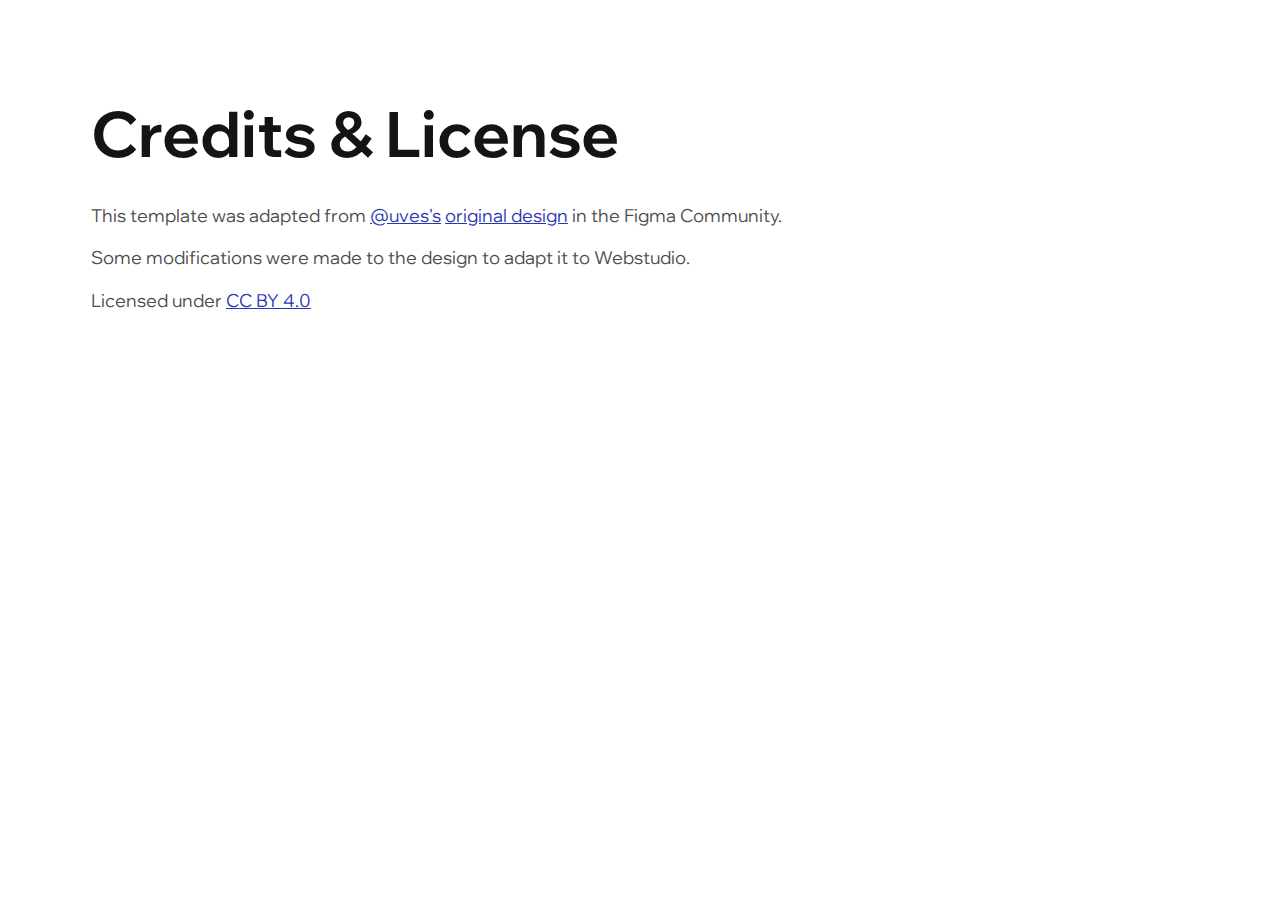
<file: credits/index.html>
<!doctype html>
<html lang="en">
  <head>
    <link
      rel="stylesheet"
      type="text/css"
      href="/assets/static/app_generated_index-6937cd5a.CRMO8k20.css"
    />
    <meta charset="UTF-8" />
    <meta name="viewport" content="width=device-width,initial-scale=1" />
    <meta property="og:url" content="https://url/credits" />
    <title>Credits and License</title>
    <meta property="og:title" content="Credits and License" />
    <meta property="og:type" content="website" />
    <meta name="robots" content="noindex, nofollow" />
    <link rel="icon" href="/assets/logo_r1qaJQiri6sK3rPyq-Sar.svg" />
    <link
      rel="preload"
      href="/assets/WixMadeforDisplay-VariableFont_wght_f8pdg095t8zLvFBEe2wSS.ttf"
      as="font"
      crossorigin="anonymous"
    />
  </head>
  <body class="w-body">
    <div class="w-box">
      <main class="w-box">
        <section class="w-box cna0hdz c1mzb2kd">
          <div
            class="w-box c1357293 c9jnjeu c5tmc3l c1ldum37 czr2pxy c155uc7w cry9bxc c1lfjoq7 cn6056e c1117wcl c1778y6x"
          >
            <h1 class="w-heading c11nr3ex c11dowh9 c32myit cwrra4i c101qtkl">
              Credits &amp; License
            </h1>
            <div class="w-box c1rco612">
              <p class="w-paragraph">
                This template was adapted from
                <a
                  href="https://www.figma.com/@uves"
                  target="_blank"
                  class="w-rich-text-link cio5jgl cld4m44 c1e9wxra c1c9nyn co9inq6 c18nx7en c13zjl4p cl60rel c1ib9cr2 c1siumdv"
                  >@uves&#x27;s</a
                >
                <a
                  href="https://www.figma.com/community/file/1326178496611990762"
                  target="_blank"
                  class="w-rich-text-link cio5jgl cld4m44 c1e9wxra c1c9nyn co9inq6 c18nx7en c13zjl4p cl60rel c1ib9cr2 c1siumdv"
                  >original design</a
                >
                in the Figma Community.
              </p>
              <p class="w-paragraph">
                Some modifications were made to the design to adapt it to
                Webstudio.
              </p>
              <p class="w-paragraph">
                Licensed under
                <a
                  href="https://creativecommons.org/licenses/by/4.0/"
                  target="_blank"
                  class="w-rich-text-link cio5jgl cld4m44 c1e9wxra c1c9nyn co9inq6 c18nx7en c13zjl4p cl60rel c1ib9cr2 c1siumdv"
                  >CC BY 4.0</a
                >
              </p>
            </div>
          </div>
        </section>
      </main>
    </div>
    <script id="vike_pageContext" type="application/json">
      {
        "abortReason": "!undefined",
        "_urlRewrite": null,
        "_urlRedirect": "!undefined",
        "abortStatusCode": "!undefined",
        "_abortCall": "!undefined",
        "_pageContextInitIsPassedToClient": "!undefined",
        "pageId": "/pages/credits",
        "routeParams": {},
        "data": {
          "url": "https://url/credits",
          "system": { "params": {}, "search": {}, "origin": "https://url" },
          "resources": {},
          "pageMeta": {
            "title": "Credits and License",
            "description": "",
            "excludePageFromSearch": true,
            "language": "",
            "socialImageAssetName": "!undefined",
            "socialImageUrl": "",
            "status": 200,
            "redirect": "",
            "custom": []
          }
        }
      }
    </script>
    <script
      src="/assets/entries/entry-server-routing.CXxWzb9W.js"
      type="module"
      async
    ></script>
    <link
      rel="modulepreload"
      href="/assets/entries/pages_credits.WXRZFFqX.js"
      as="script"
      type="text/javascript"
    /><link
      rel="modulepreload"
      href="/assets/chunks/chunk-2VamvMUG.js"
      as="script"
      type="text/javascript"
    />
  </body>
</html>
</file>
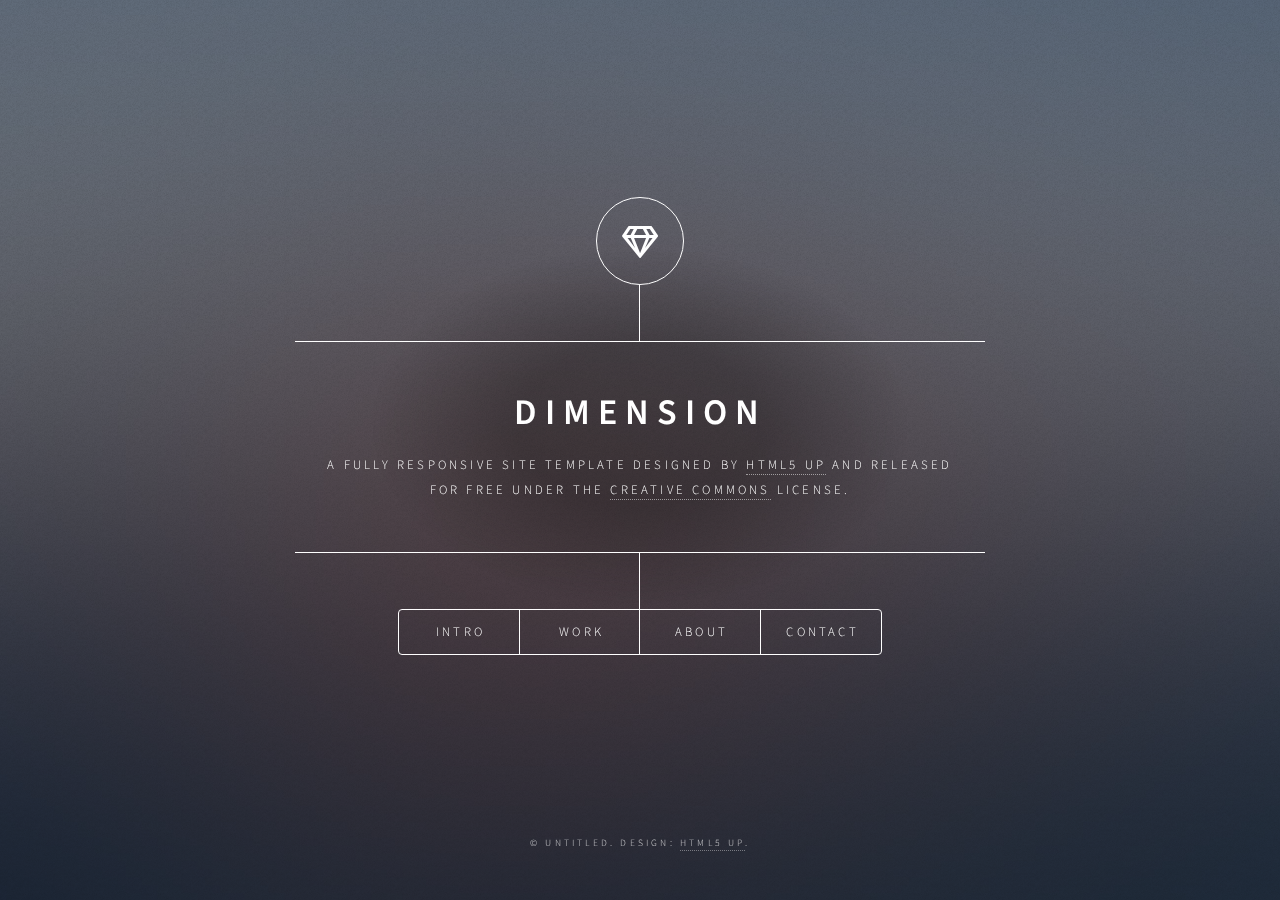
<file: Frontend/index.html>
<!DOCTYPE HTML>
<!--
	Dimension by HTML5 UP
	html5up.net | @ajlkn
	Free for personal and commercial use under the CCA 3.0 license (html5up.net/license)
-->
<html>
	<head>
		<title>Dimension by HTML5 UP</title>
		<meta charset="utf-8" />
		<meta name="viewport" content="width=device-width, initial-scale=1, user-scalable=no" />
		<link rel="stylesheet" href="assets/css/main.css" />
		<noscript><link rel="stylesheet" href="assets/css/noscript.css" /></noscript>
	</head>
	<body class="is-preload">

		<!-- Wrapper -->
			<div id="wrapper">

				<!-- Header -->
					<header id="header">
						<div class="logo">
							<span class="icon fa-gem"></span>
						</div>
						<div class="content">
							<div class="inner">
								<h1>Dimension</h1>
								<p>A fully responsive site template designed by <a href="https://html5up.net">HTML5 UP</a> and released<br />
								for free under the <a href="https://html5up.net/license">Creative Commons</a> license.</p>
							</div>
						</div>
						<nav>
							<ul>
								<li><a href="#intro">Intro</a></li>
								<li><a href="#work">Work</a></li>
								<li><a href="#about">About</a></li>
								<li><a href="#contact">Contact</a></li>
								<!--<li><a href="#elements">Elements</a></li>-->
							</ul>
						</nav>
					</header>

				<!-- Main -->
					<div id="main">

						<!-- Intro -->
							<article id="intro">
								<h2 class="major">Intro</h2>
								<span class="image main"><img src="images/pic01.jpg" alt="" /></span>
								<p>Aenean ornare velit lacus, ac varius enim ullamcorper eu. Proin aliquam facilisis ante interdum congue. Integer mollis, nisl amet convallis, porttitor magna ullamcorper, amet egestas mauris. Ut magna finibus nisi nec lacinia. Nam maximus erat id euismod egestas. By the way, check out my <a href="#work">awesome work</a>.</p>
								<p>Lorem ipsum dolor sit amet, consectetur adipiscing elit. Duis dapibus rutrum facilisis. Class aptent taciti sociosqu ad litora torquent per conubia nostra, per inceptos himenaeos. Etiam tristique libero eu nibh porttitor fermentum. Nullam venenatis erat id vehicula viverra. Nunc ultrices eros ut ultricies condimentum. Mauris risus lacus, blandit sit amet venenatis non, bibendum vitae dolor. Nunc lorem mauris, fringilla in aliquam at, euismod in lectus. Pellentesque habitant morbi tristique senectus et netus et malesuada fames ac turpis egestas. In non lorem sit amet elit placerat maximus. Pellentesque aliquam maximus risus, vel sed vehicula.</p>
							</article>

						<!-- Work -->
							<article id="work">
								<h2 class="major">Work</h2>
								<span class="image main"><img src="images/pic02.jpg" alt="" /></span>
								<p>Adipiscing magna sed dolor elit. Praesent eleifend dignissim arcu, at eleifend sapien imperdiet ac. Aliquam erat volutpat. Praesent urna nisi, fringila lorem et vehicula lacinia quam. Integer sollicitudin mauris nec lorem luctus ultrices.</p>
								<p>Nullam et orci eu lorem consequat tincidunt vivamus et sagittis libero. Mauris aliquet magna magna sed nunc rhoncus pharetra. Pellentesque condimentum sem. In efficitur ligula tate urna. Maecenas laoreet massa vel lacinia pellentesque lorem ipsum dolor. Nullam et orci eu lorem consequat tincidunt. Vivamus et sagittis libero. Mauris aliquet magna magna sed nunc rhoncus amet feugiat tempus.</p>
							</article>

						<!-- About -->
							<article id="about">
								<h2 class="major">About</h2>
								<span class="image main"><img src="images/pic03.jpg" alt="" /></span>
								<p>Lorem ipsum dolor sit amet, consectetur et adipiscing elit. Praesent eleifend dignissim arcu, at eleifend sapien imperdiet ac. Aliquam erat volutpat. Praesent urna nisi, fringila lorem et vehicula lacinia quam. Integer sollicitudin mauris nec lorem luctus ultrices. Aliquam libero et malesuada fames ac ante ipsum primis in faucibus. Cras viverra ligula sit amet ex mollis mattis lorem ipsum dolor sit amet.</p>
							</article>

						<!-- Contact -->
							<article id="contact">
								<h2 class="major">Contact</h2>
								<form method="post" action="#">
									<div class="fields">
										<div class="field half">
											<label for="name">Name</label>
											<input type="text" name="name" id="name" />
										</div>
										<div class="field half">
											<label for="email">Email</label>
											<input type="text" name="email" id="email" />
										</div>
										<div class="field">
											<label for="message">Message</label>
											<textarea name="message" id="message" rows="4"></textarea>
										</div>
									</div>
									<ul class="actions">
										<li><input type="submit" value="Send Message" class="primary" /></li>
										<li><input type="reset" value="Reset" /></li>
									</ul>
								</form>
								<ul class="icons">
									<li><a href="#" class="icon brands fa-twitter"><span class="label">Twitter</span></a></li>
									<li><a href="#" class="icon brands fa-facebook-f"><span class="label">Facebook</span></a></li>
									<li><a href="#" class="icon brands fa-instagram"><span class="label">Instagram</span></a></li>
									<li><a href="#" class="icon brands fa-github"><span class="label">GitHub</span></a></li>
								</ul>
							</article>

						<!-- Elements -->
							<article id="elements">
								<h2 class="major">Elements</h2>

								<section>
									<h3 class="major">Text</h3>
									<p>This is <b>bold</b> and this is <strong>strong</strong>. This is <i>italic</i> and this is <em>emphasized</em>.
									This is <sup>superscript</sup> text and this is <sub>subscript</sub> text.
									This is <u>underlined</u> and this is code: <code>for (;;) { ... }</code>. Finally, <a href="#">this is a link</a>.</p>
									<hr />
									<h2>Heading Level 2</h2>
									<h3>Heading Level 3</h3>
									<h4>Heading Level 4</h4>
									<h5>Heading Level 5</h5>
									<h6>Heading Level 6</h6>
									<hr />
									<h4>Blockquote</h4>
									<blockquote>Fringilla nisl. Donec accumsan interdum nisi, quis tincidunt felis sagittis eget tempus euismod. Vestibulum ante ipsum primis in faucibus vestibulum. Blandit adipiscing eu felis iaculis volutpat ac adipiscing accumsan faucibus. Vestibulum ante ipsum primis in faucibus lorem ipsum dolor sit amet nullam adipiscing eu felis.</blockquote>
									<h4>Preformatted</h4>
									<pre><code>i = 0;

while (!deck.isInOrder()) {
    print 'Iteration ' + i;
    deck.shuffle();
    i++;
}

print 'It took ' + i + ' iterations to sort the deck.';</code></pre>
								</section>

								<section>
									<h3 class="major">Lists</h3>

									<h4>Unordered</h4>
									<ul>
										<li>Dolor pulvinar etiam.</li>
										<li>Sagittis adipiscing.</li>
										<li>Felis enim feugiat.</li>
									</ul>

									<h4>Alternate</h4>
									<ul class="alt">
										<li>Dolor pulvinar etiam.</li>
										<li>Sagittis adipiscing.</li>
										<li>Felis enim feugiat.</li>
									</ul>

									<h4>Ordered</h4>
									<ol>
										<li>Dolor pulvinar etiam.</li>
										<li>Etiam vel felis viverra.</li>
										<li>Felis enim feugiat.</li>
										<li>Dolor pulvinar etiam.</li>
										<li>Etiam vel felis lorem.</li>
										<li>Felis enim et feugiat.</li>
									</ol>
									<h4>Icons</h4>
									<ul class="icons">
										<li><a href="#" class="icon brands fa-twitter"><span class="label">Twitter</span></a></li>
										<li><a href="#" class="icon brands fa-facebook-f"><span class="label">Facebook</span></a></li>
										<li><a href="#" class="icon brands fa-instagram"><span class="label">Instagram</span></a></li>
										<li><a href="#" class="icon brands fa-github"><span class="label">Github</span></a></li>
									</ul>

									<h4>Actions</h4>
									<ul class="actions">
										<li><a href="#" class="button primary">Default</a></li>
										<li><a href="#" class="button">Default</a></li>
									</ul>
									<ul class="actions stacked">
										<li><a href="#" class="button primary">Default</a></li>
										<li><a href="#" class="button">Default</a></li>
									</ul>
								</section>

								<section>
									<h3 class="major">Table</h3>
									<h4>Default</h4>
									<div class="table-wrapper">
										<table>
											<thead>
												<tr>
													<th>Name</th>
													<th>Description</th>
													<th>Price</th>
												</tr>
											</thead>
											<tbody>
												<tr>
													<td>Item One</td>
													<td>Ante turpis integer aliquet porttitor.</td>
													<td>29.99</td>
												</tr>
												<tr>
													<td>Item Two</td>
													<td>Vis ac commodo adipiscing arcu aliquet.</td>
													<td>19.99</td>
												</tr>
												<tr>
													<td>Item Three</td>
													<td> Morbi faucibus arcu accumsan lorem.</td>
													<td>29.99</td>
												</tr>
												<tr>
													<td>Item Four</td>
													<td>Vitae integer tempus condimentum.</td>
													<td>19.99</td>
												</tr>
												<tr>
													<td>Item Five</td>
													<td>Ante turpis integer aliquet porttitor.</td>
													<td>29.99</td>
												</tr>
											</tbody>
											<tfoot>
												<tr>
													<td colspan="2"></td>
													<td>100.00</td>
												</tr>
											</tfoot>
										</table>
									</div>

									<h4>Alternate</h4>
									<div class="table-wrapper">
										<table class="alt">
											<thead>
												<tr>
													<th>Name</th>
													<th>Description</th>
													<th>Price</th>
												</tr>
											</thead>
											<tbody>
												<tr>
													<td>Item One</td>
													<td>Ante turpis integer aliquet porttitor.</td>
													<td>29.99</td>
												</tr>
												<tr>
													<td>Item Two</td>
													<td>Vis ac commodo adipiscing arcu aliquet.</td>
													<td>19.99</td>
												</tr>
												<tr>
													<td>Item Three</td>
													<td> Morbi faucibus arcu accumsan lorem.</td>
													<td>29.99</td>
												</tr>
												<tr>
													<td>Item Four</td>
													<td>Vitae integer tempus condimentum.</td>
													<td>19.99</td>
												</tr>
												<tr>
													<td>Item Five</td>
													<td>Ante turpis integer aliquet porttitor.</td>
													<td>29.99</td>
												</tr>
											</tbody>
											<tfoot>
												<tr>
													<td colspan="2"></td>
													<td>100.00</td>
												</tr>
											</tfoot>
										</table>
									</div>
								</section>

								<section>
									<h3 class="major">Buttons</h3>
									<ul class="actions">
										<li><a href="#" class="button primary">Primary</a></li>
										<li><a href="#" class="button">Default</a></li>
									</ul>
									<ul class="actions">
										<li><a href="#" class="button">Default</a></li>
										<li><a href="#" class="button small">Small</a></li>
									</ul>
									<ul class="actions">
										<li><a href="#" class="button primary icon solid fa-download">Icon</a></li>
										<li><a href="#" class="button icon solid fa-download">Icon</a></li>
									</ul>
									<ul class="actions">
										<li><span class="button primary disabled">Disabled</span></li>
										<li><span class="button disabled">Disabled</span></li>
									</ul>
								</section>

								<section>
									<h3 class="major">Form</h3>
									<form method="post" action="#">
										<div class="fields">
											<div class="field half">
												<label for="demo-name">Name</label>
												<input type="text" name="demo-name" id="demo-name" value="" placeholder="Jane Doe" />
											</div>
											<div class="field half">
												<label for="demo-email">Email</label>
												<input type="email" name="demo-email" id="demo-email" value="" placeholder="jane@untitled.tld" />
											</div>
											<div class="field">
												<label for="demo-category">Category</label>
												<select name="demo-category" id="demo-category">
													<option value="">-</option>
													<option value="1">Manufacturing</option>
													<option value="1">Shipping</option>
													<option value="1">Administration</option>
													<option value="1">Human Resources</option>
												</select>
											</div>
											<div class="field half">
												<input type="radio" id="demo-priority-low" name="demo-priority" checked>
												<label for="demo-priority-low">Low</label>
											</div>
											<div class="field half">
												<input type="radio" id="demo-priority-high" name="demo-priority">
												<label for="demo-priority-high">High</label>
											</div>
											<div class="field half">
												<input type="checkbox" id="demo-copy" name="demo-copy">
												<label for="demo-copy">Email me a copy</label>
											</div>
											<div class="field half">
												<input type="checkbox" id="demo-human" name="demo-human" checked>
												<label for="demo-human">Not a robot</label>
											</div>
											<div class="field">
												<label for="demo-message">Message</label>
												<textarea name="demo-message" id="demo-message" placeholder="Enter your message" rows="6"></textarea>
											</div>
										</div>
										<ul class="actions">
											<li><input type="submit" value="Send Message" class="primary" /></li>
											<li><input type="reset" value="Reset" /></li>
										</ul>
									</form>
								</section>

							</article>

					</div>

				<!-- Footer -->
					<footer id="footer">
						<p class="copyright">&copy; Untitled. Design: <a href="https://html5up.net">HTML5 UP</a>.</p>
					</footer>

			</div>

		<!-- BG -->
			<div id="bg"></div>

		<!-- Scripts -->
			<script src="assets/js/jquery.min.js"></script>
			<script src="assets/js/browser.min.js"></script>
			<script src="assets/js/breakpoints.min.js"></script>
			<script src="assets/js/util.js"></script>
			<script src="assets/js/main.js"></script>

	</body>
</html>
</file>
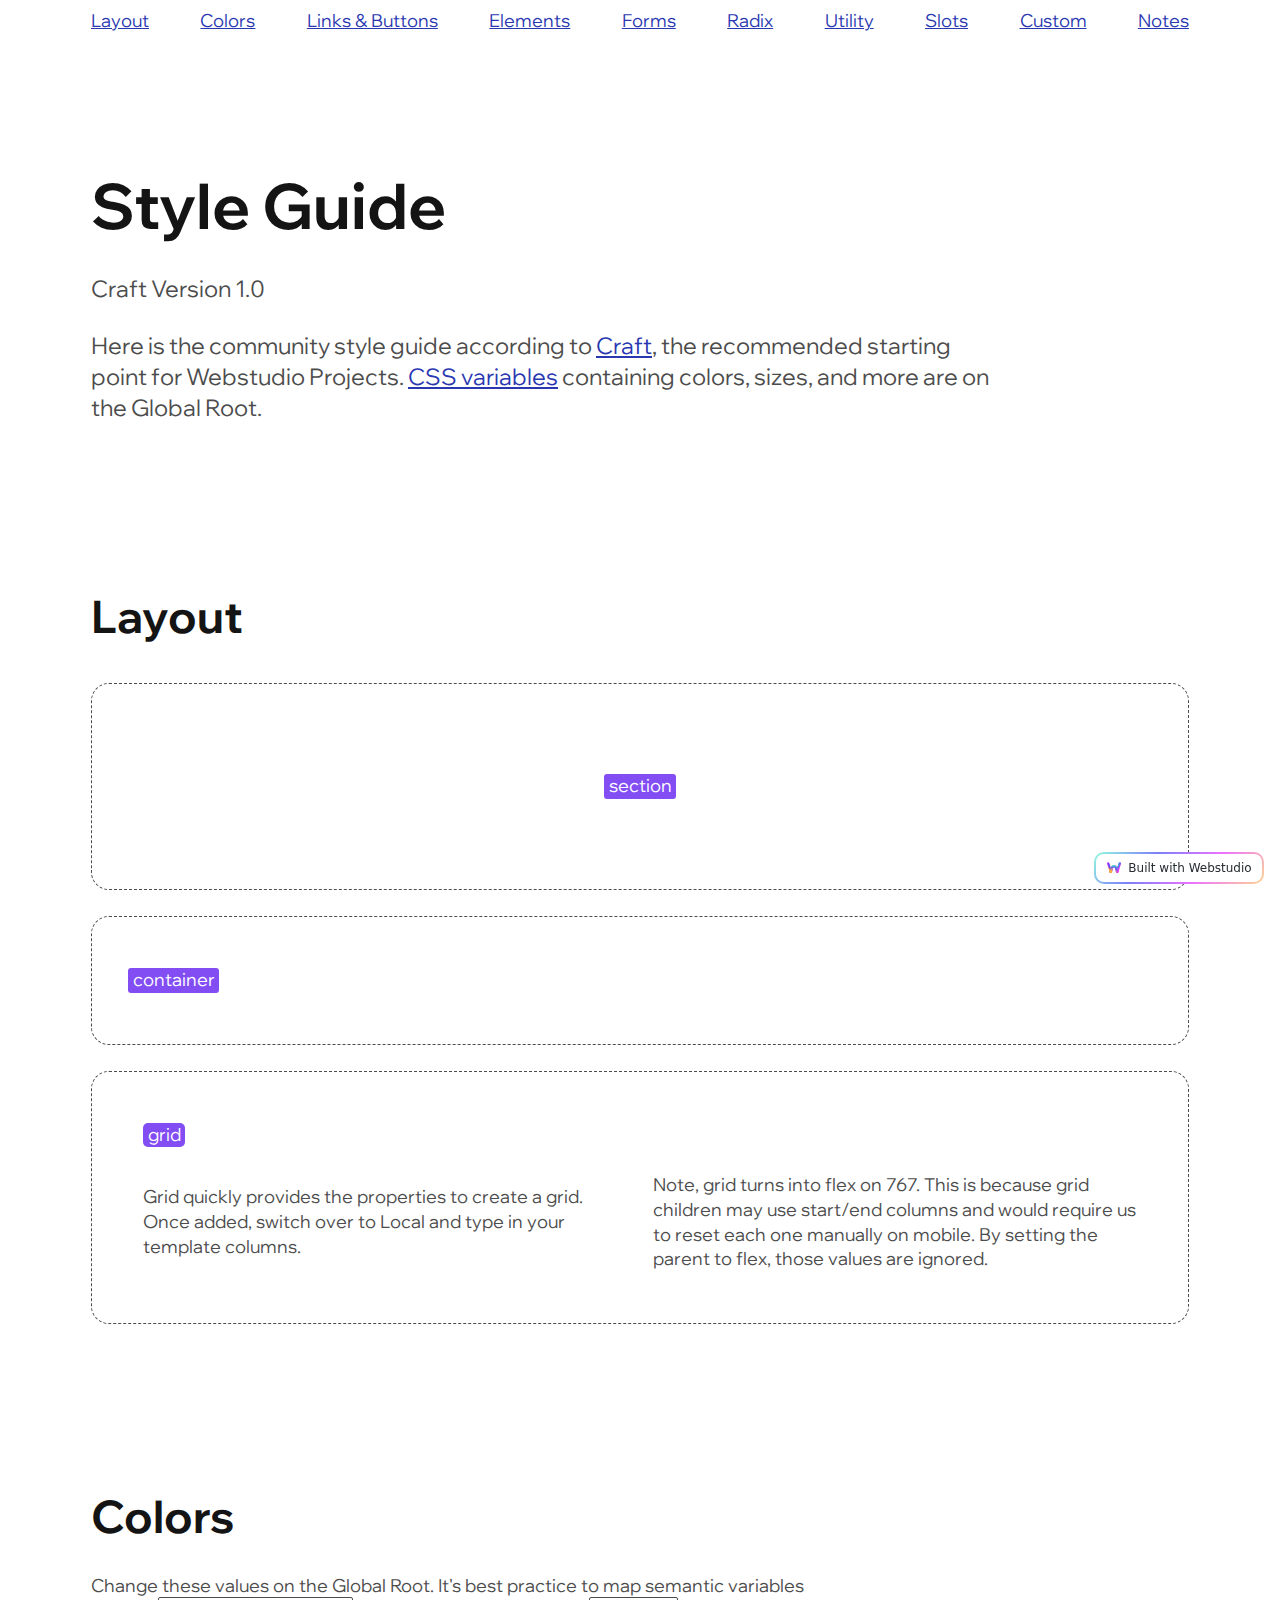
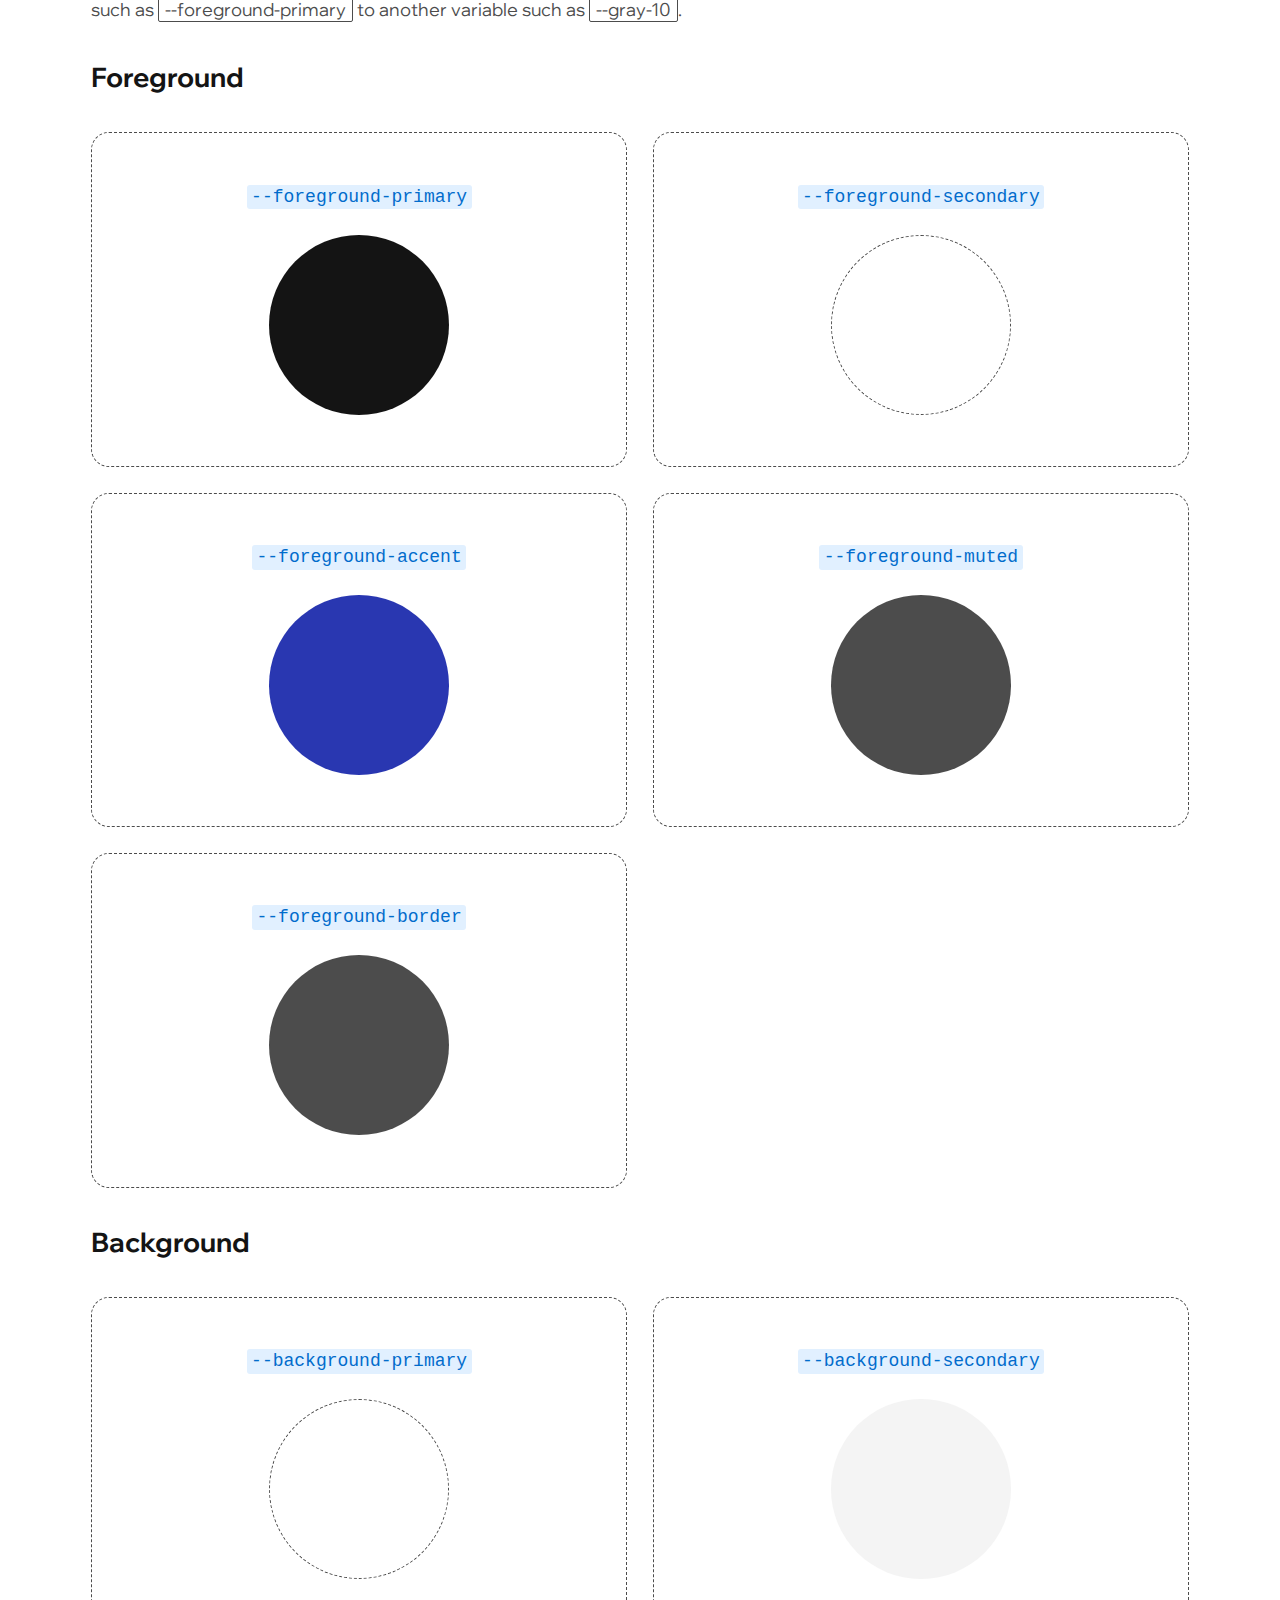
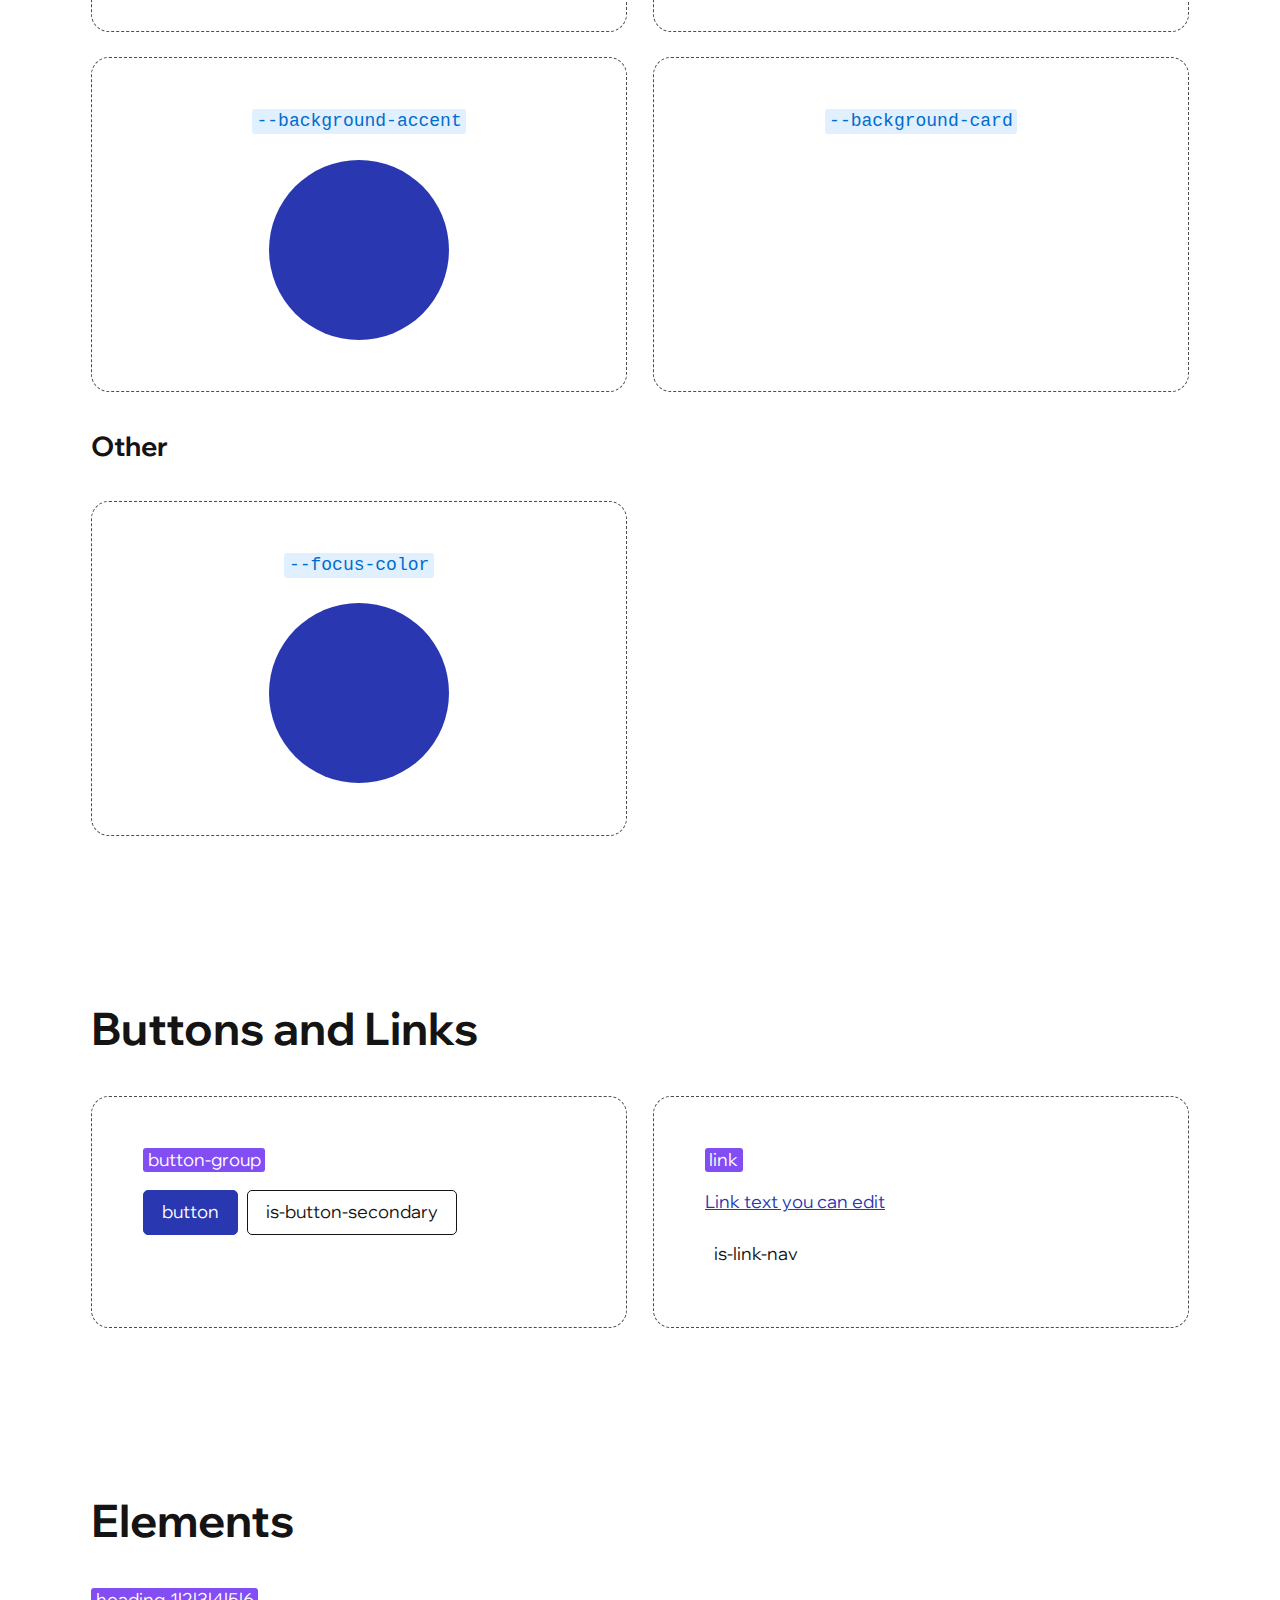
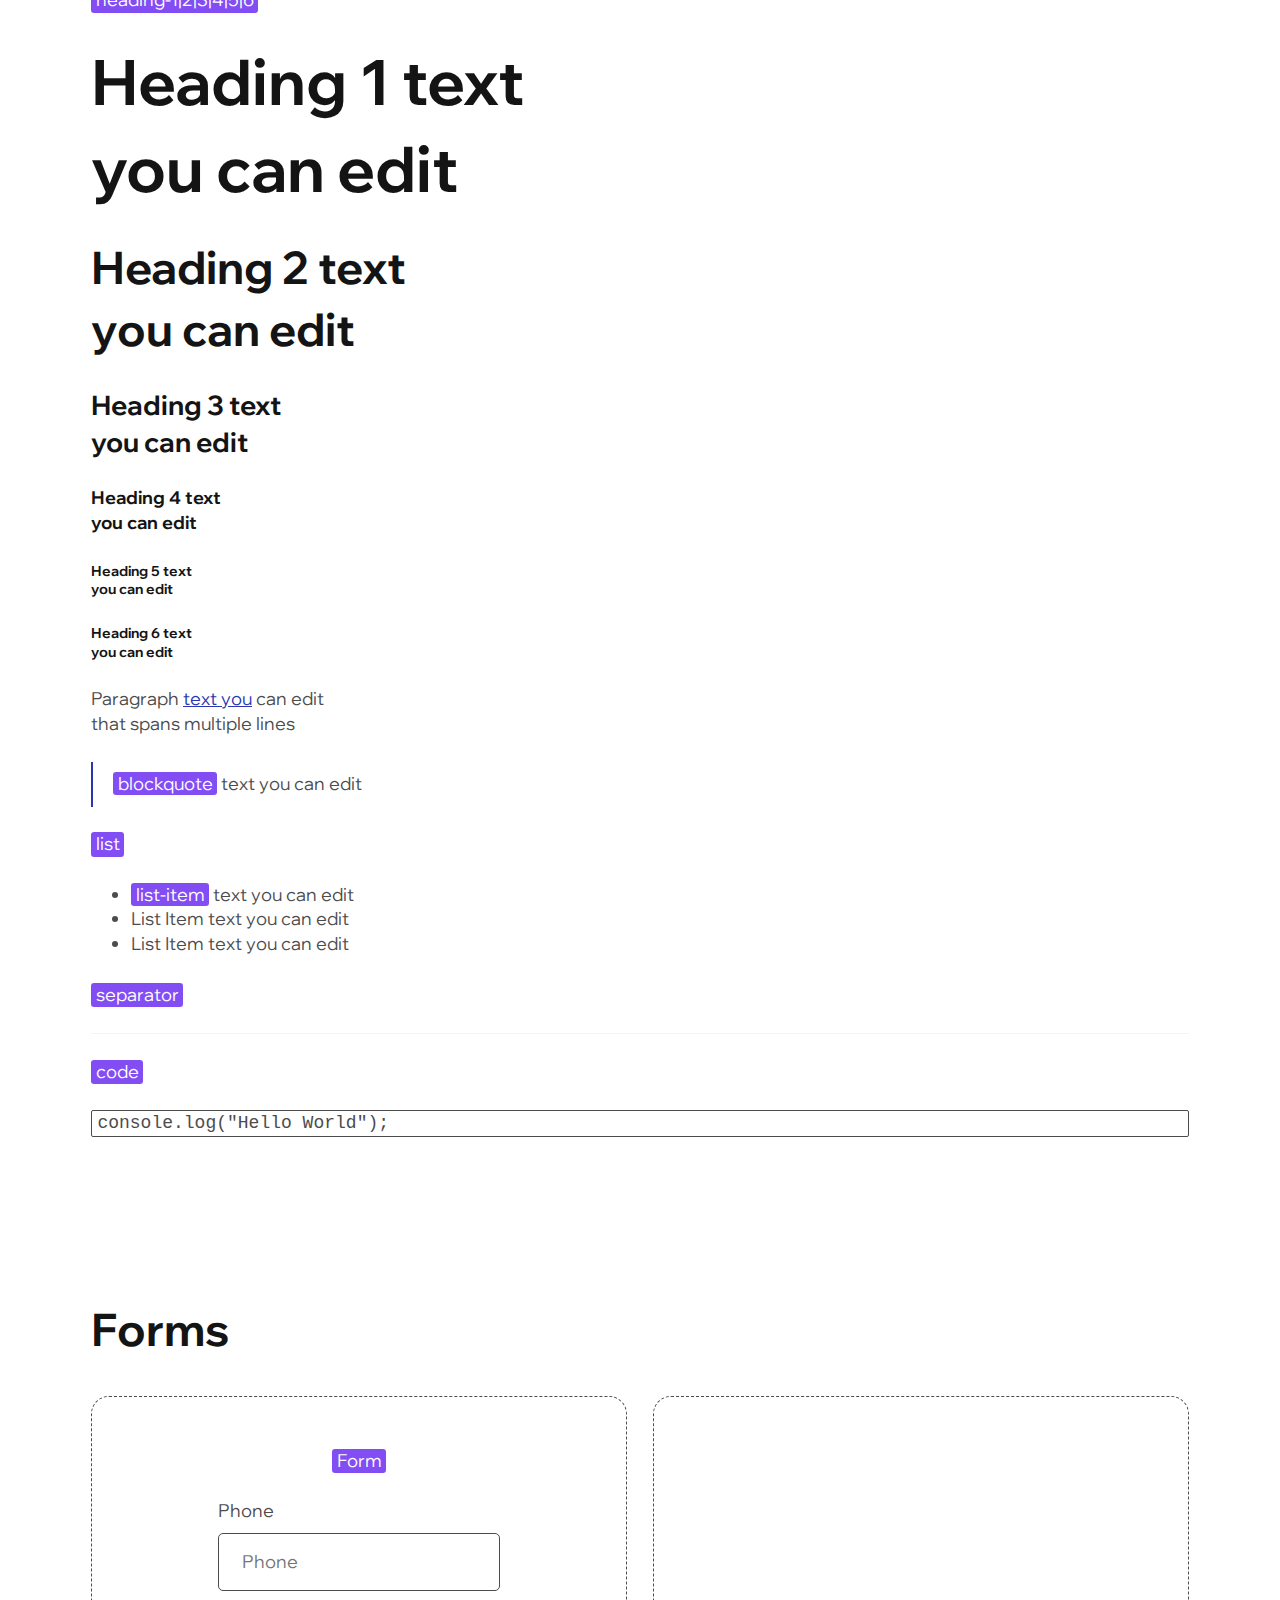
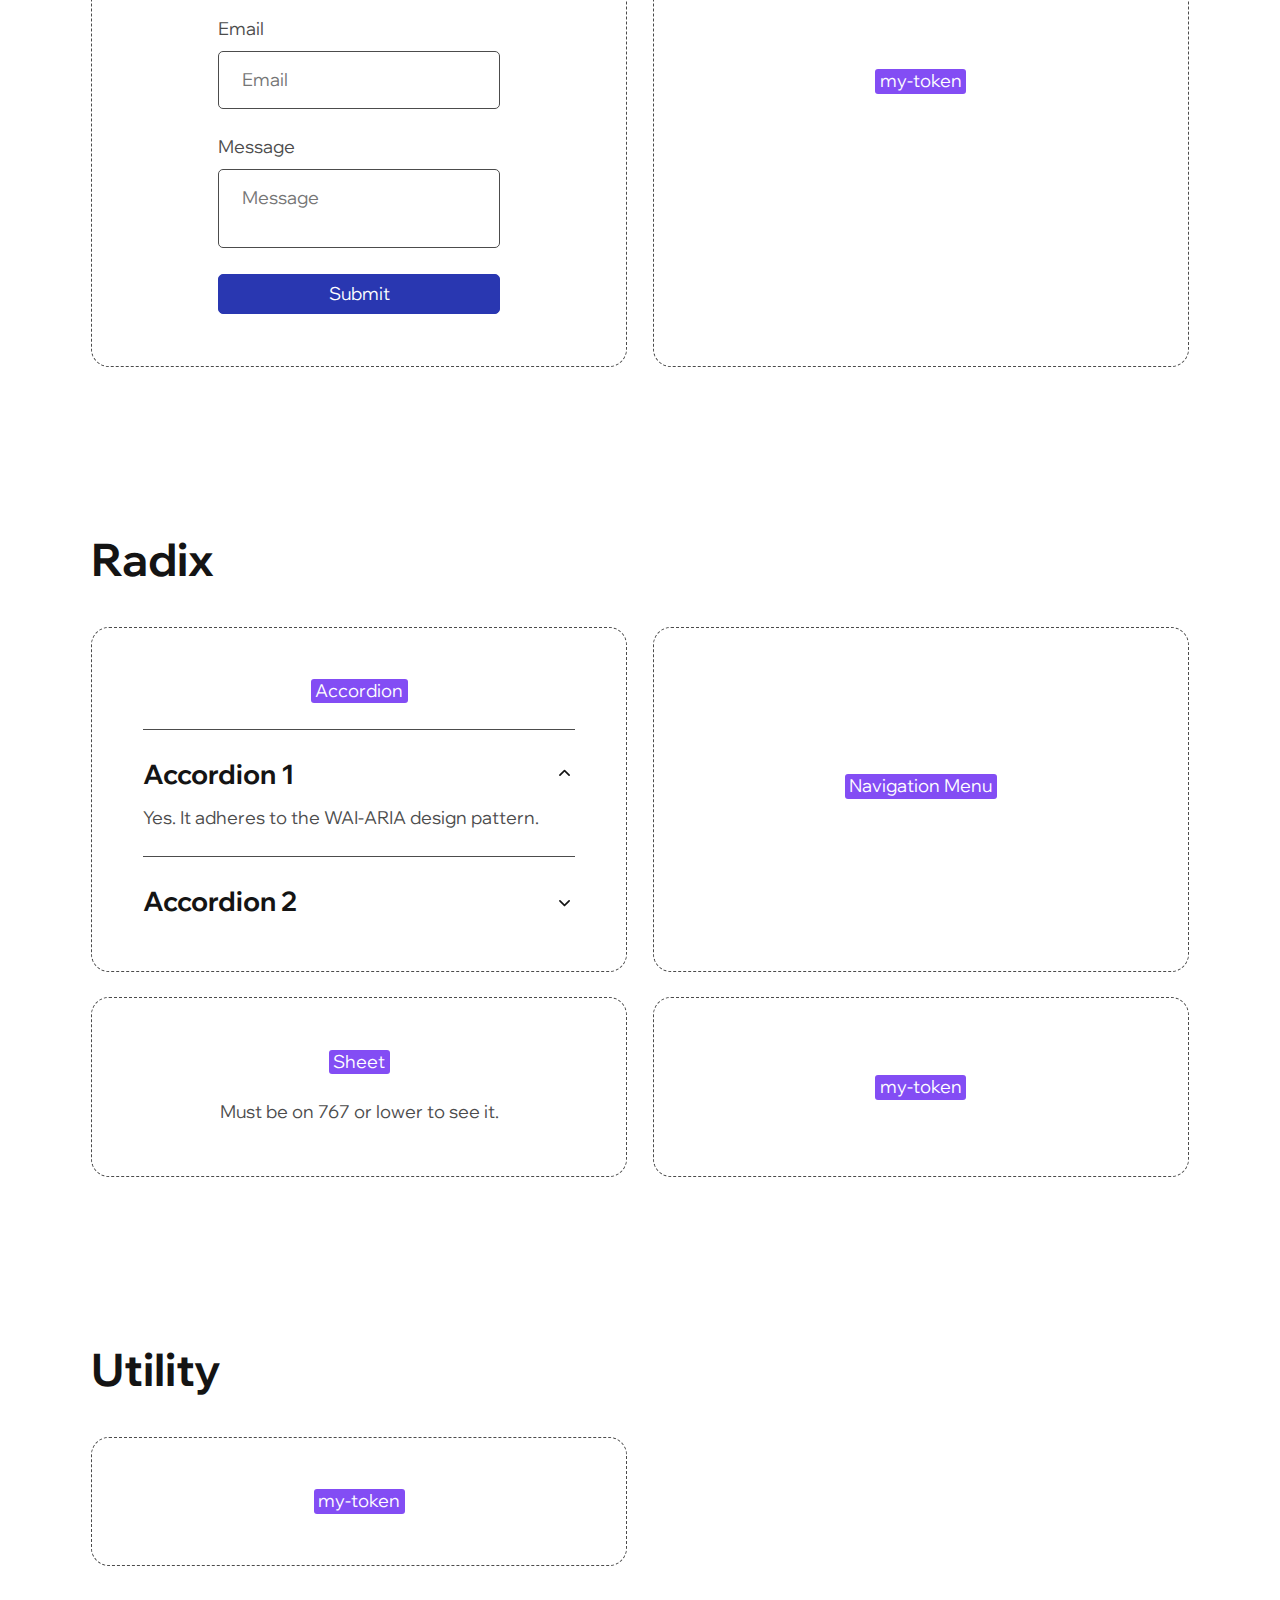
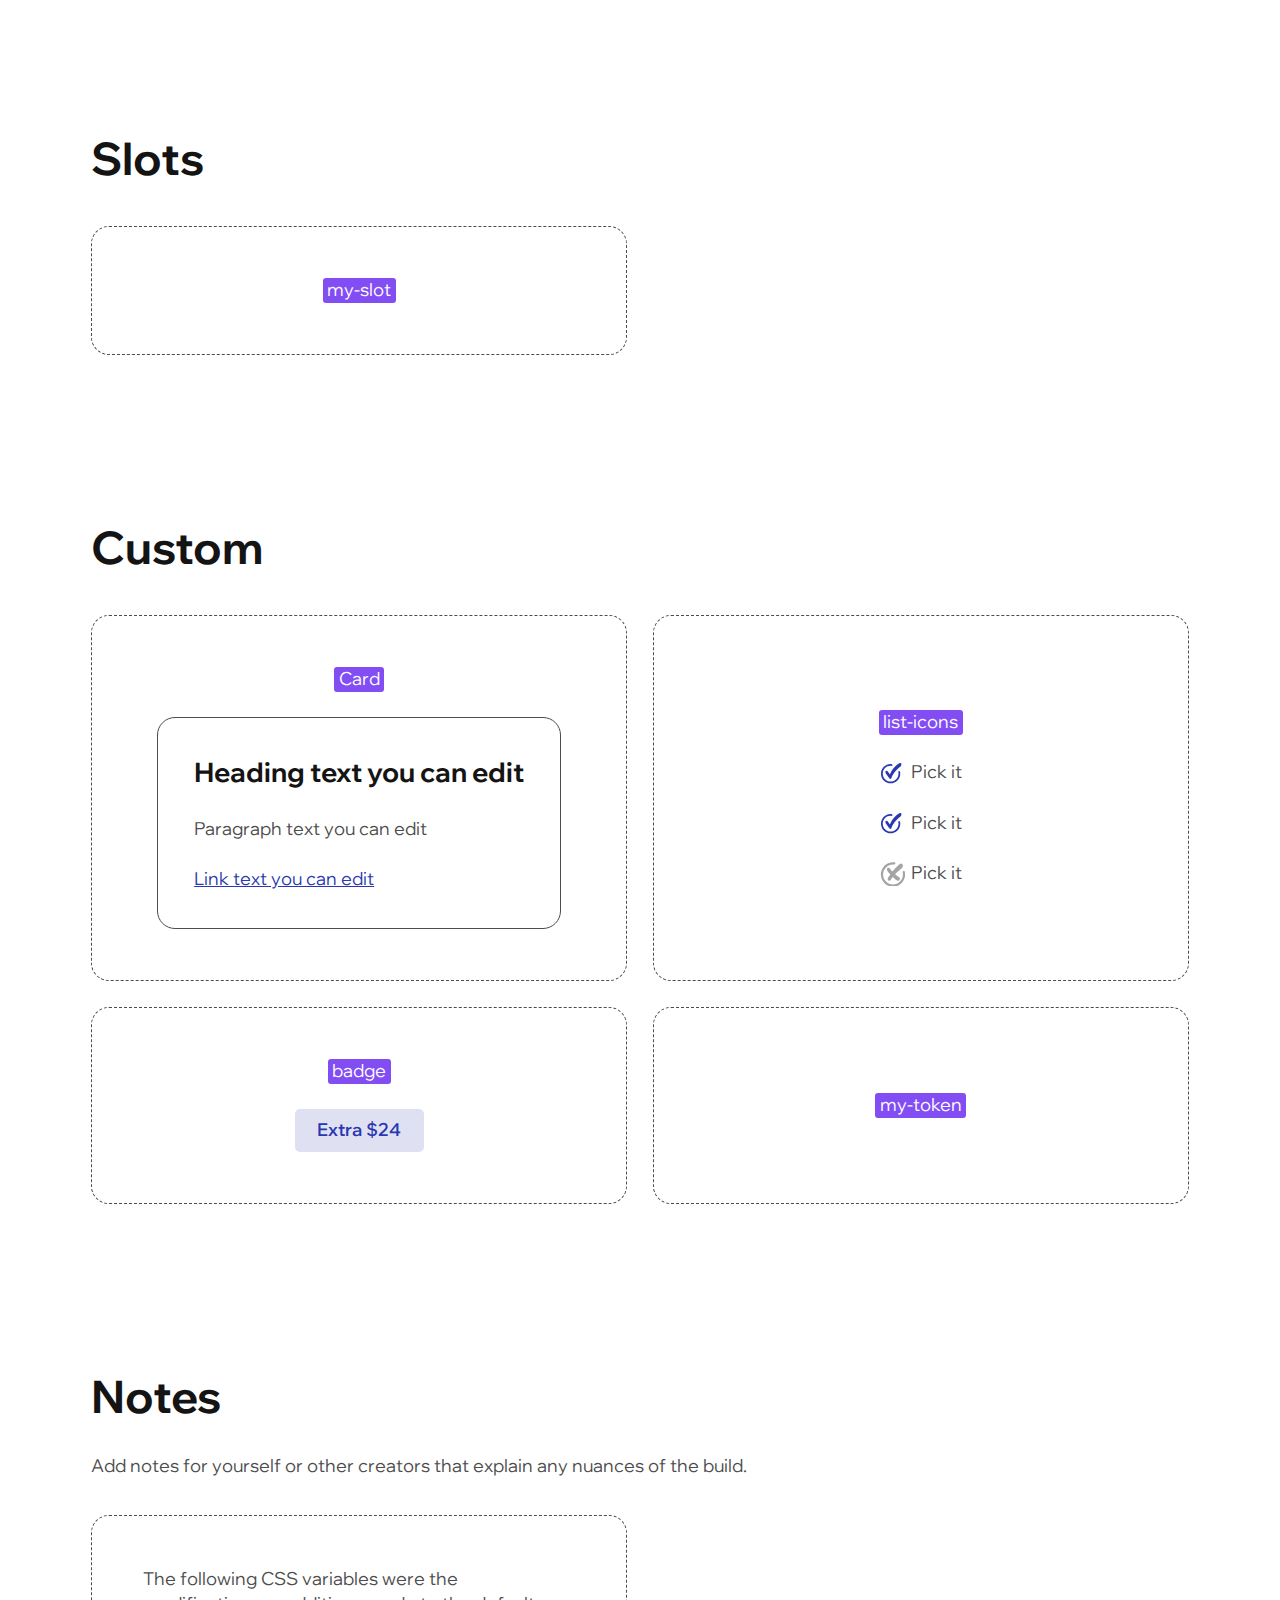
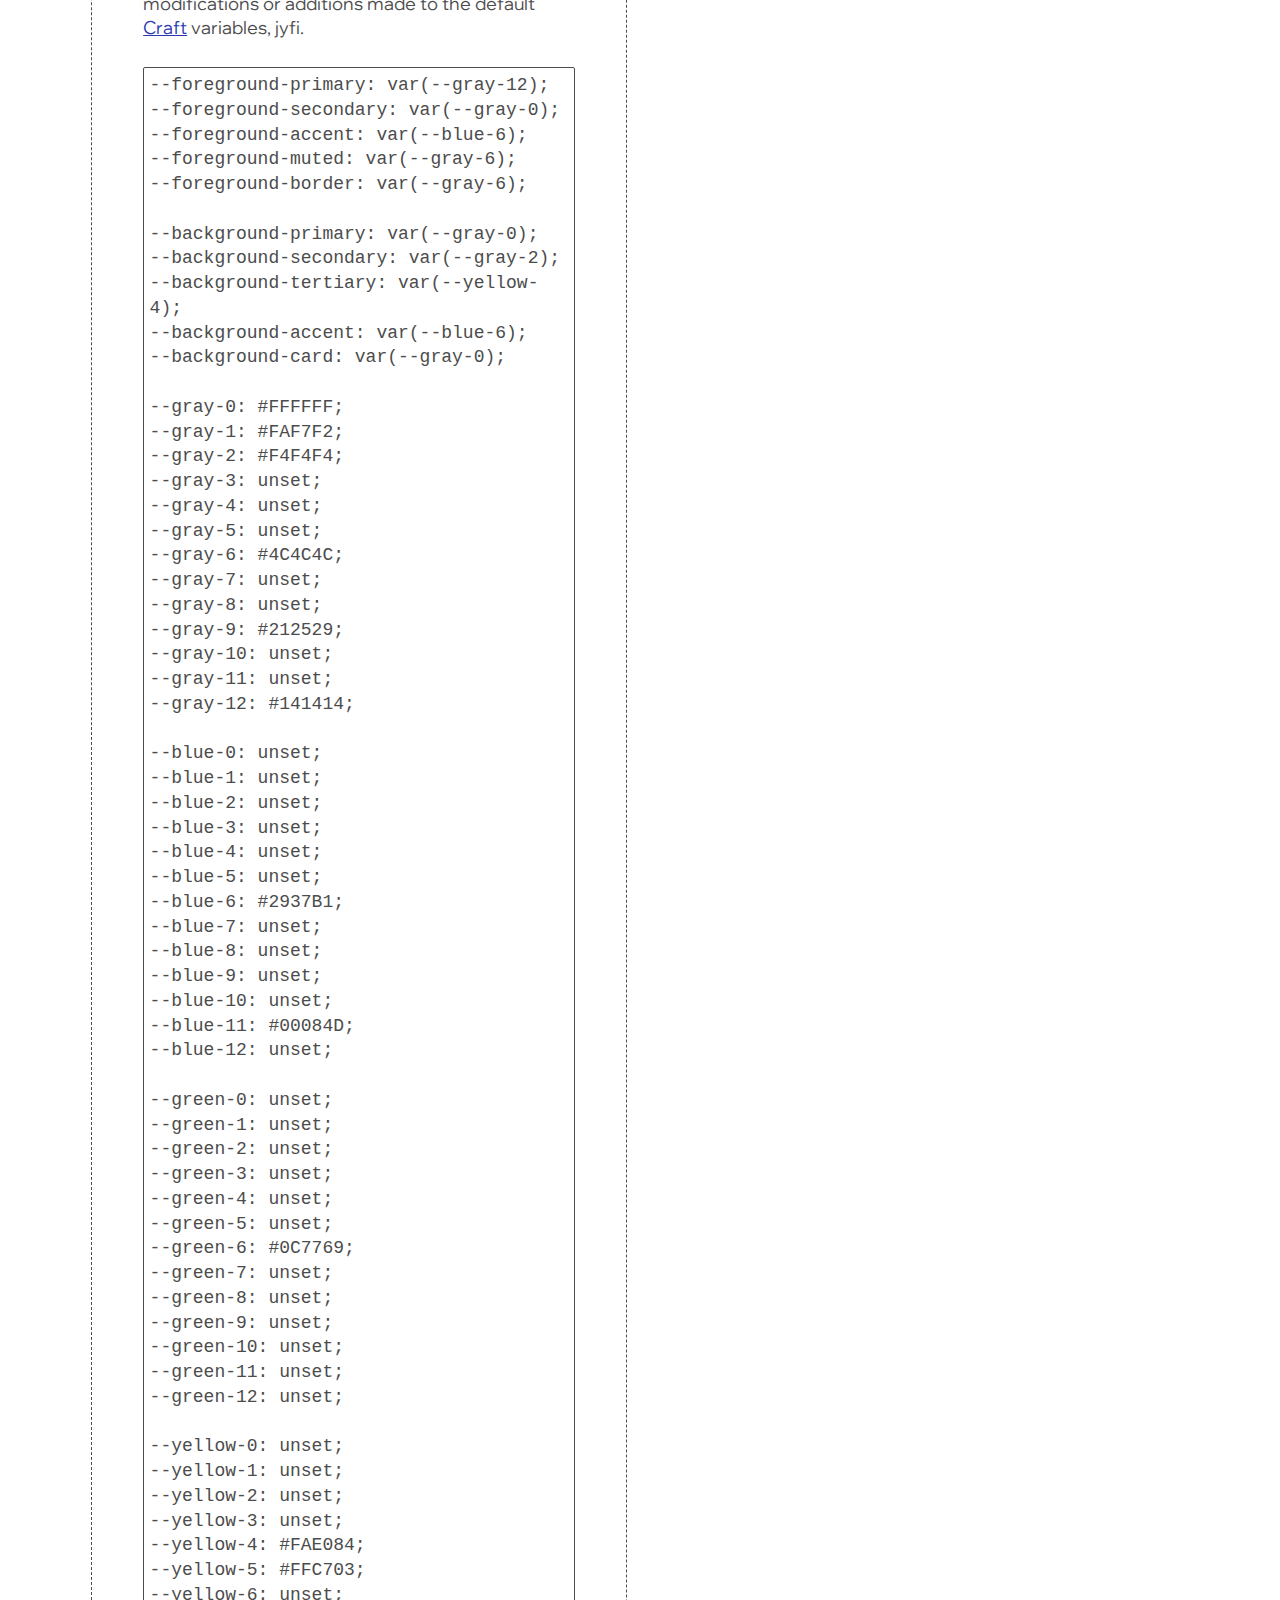
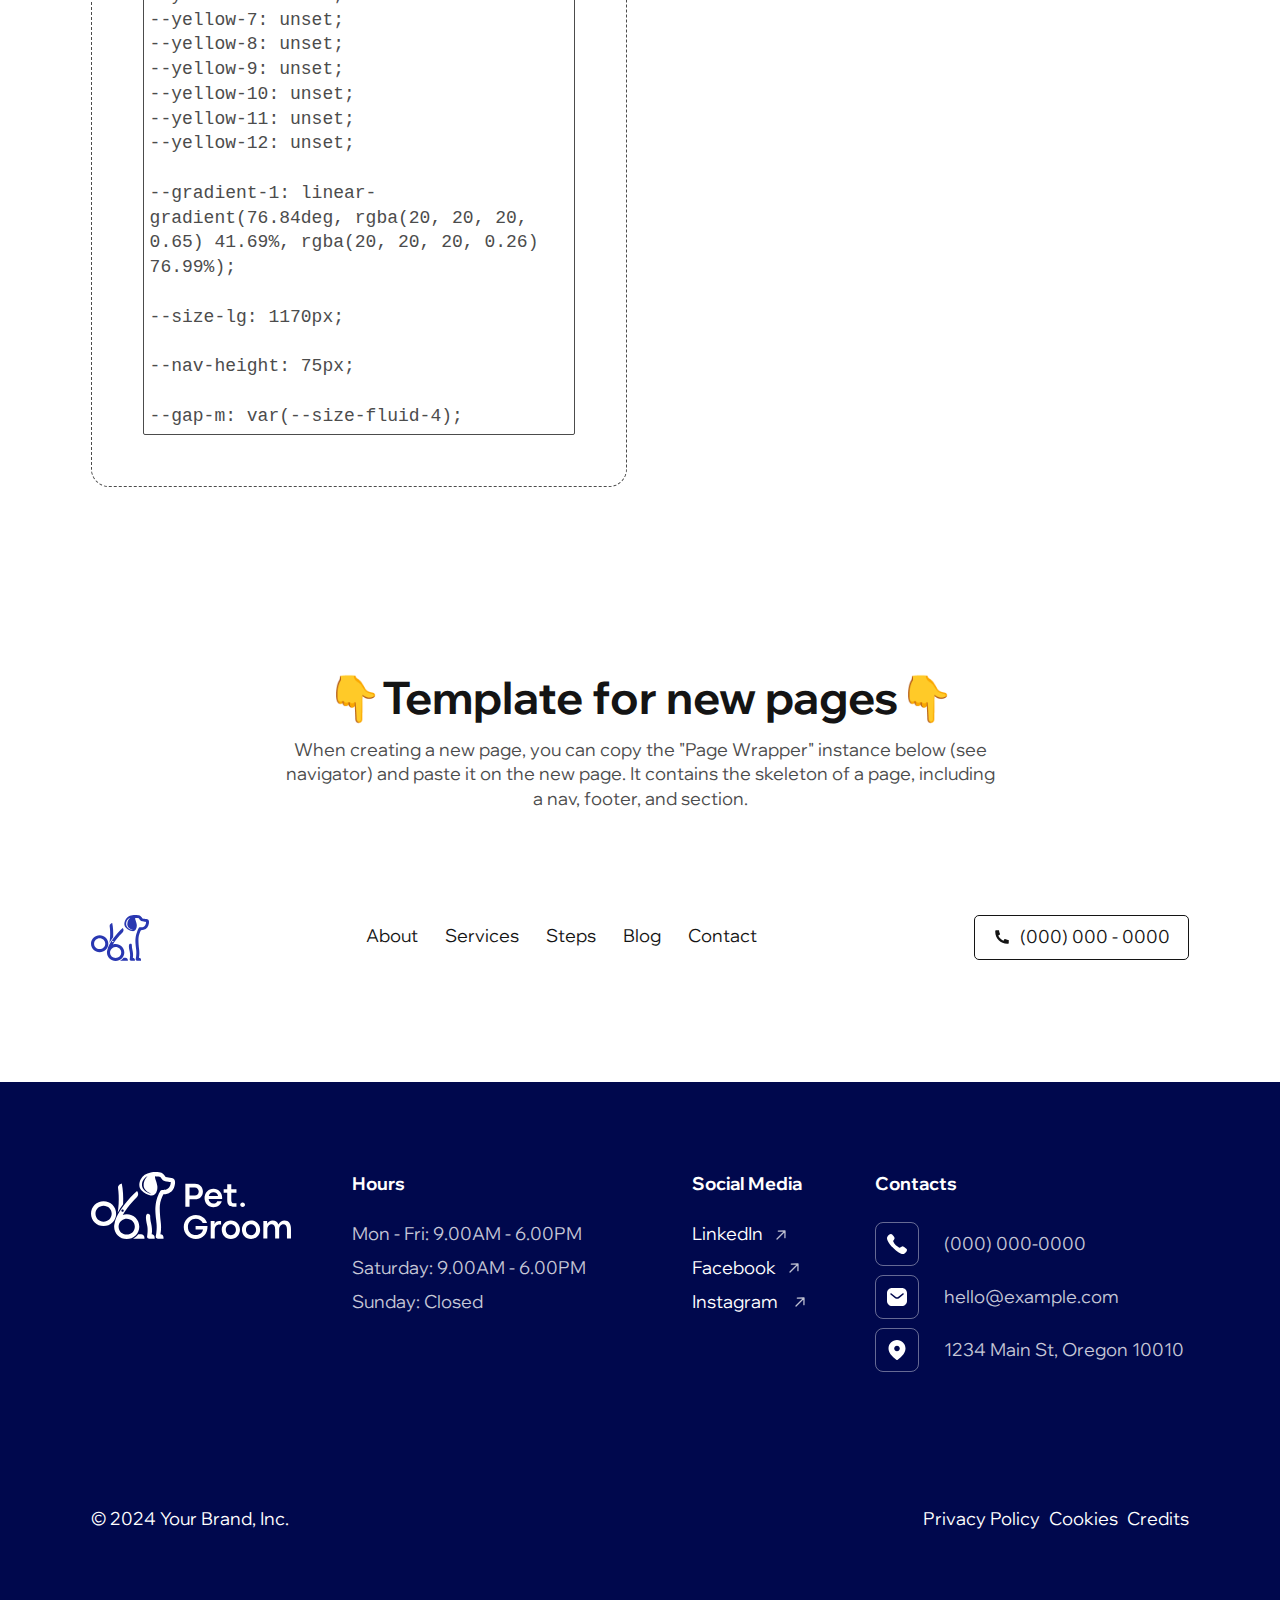
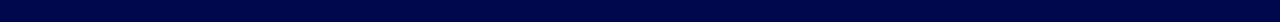
<file: style-guide/index.html>
<!doctype html>
<html lang="en">
  <head>
    <link
      rel="stylesheet"
      type="text/css"
      href="/assets/static/app_generated_index-6937cd5a.CRMO8k20.css"
    />
    <meta charset="UTF-8" />
    <meta name="viewport" content="width=device-width,initial-scale=1" />
    <link
      rel="preload"
      as="image"
      imagesrcset="/assets/Loog_(1)_Mq8NfDJ5vq0k1nW68Mp9r.svg 16w, /assets/Loog_(1)_Mq8NfDJ5vq0k1nW68Mp9r.svg 32w, /assets/Loog_(1)_Mq8NfDJ5vq0k1nW68Mp9r.svg 48w, /assets/Loog_(1)_Mq8NfDJ5vq0k1nW68Mp9r.svg 64w, /assets/Loog_(1)_Mq8NfDJ5vq0k1nW68Mp9r.svg 96w, /assets/Loog_(1)_Mq8NfDJ5vq0k1nW68Mp9r.svg 128w"
      imagesizes="100vw"
    />
    <meta property="og:url" content="https://url/style-guide" />
    <title>Untitled</title>
    <meta property="og:title" content="Untitled" />
    <meta property="og:type" content="website" />
    <meta name="robots" content="noindex, nofollow" />
    <link rel="icon" href="/assets/logo_r1qaJQiri6sK3rPyq-Sar.svg" />
    <link
      rel="preload"
      href="/assets/WixMadeforDisplay-VariableFont_wght_f8pdg095t8zLvFBEe2wSS.ttf"
      as="font"
      crossorigin="anonymous"
    />
    <link
      rel="preload"
      href="/assets/Frame_18596_cAqV31SDAH2KqcZ0Ol9tc.svg"
      as="image"
    />
    <link
      rel="preload"
      href="/assets/Frame_18595_IpwAaMpu8uGBCWJyU_CYe.svg"
      as="image"
    />
  </head>
  <body id="top" class="w-body">
    <div class="w-box cna0hdz c1mzb2kd">
      <div
        class="w-box c1357293 c9jnjeu c5tmc3l c1ldum37 czr2pxy c155uc7w cry9bxc c1lfjoq7 c11ykhog c1kt5iwx c1778y6x"
      >
        <div class="w-box cry9bxc c1lfjoq7 c1z0l37u c1ml0hr7 cbmc0x9">
          <h1 class="w-heading c11nr3ex c11dowh9 c32myit cwrra4i c101qtkl">
            Style Guide
          </h1>
          <div class="w-text c1nkzcyu che9upb">Craft Version 1.0</div>
          <p class="w-paragraph cz5g8eb c1nkzcyu">
            Here is the community style guide according to
            <a
              href="https://docs.webstudio.is/university/craft"
              target="_blank"
              class="w-rich-text-link cio5jgl cld4m44 c1e9wxra c1c9nyn co9inq6 c18nx7en c13zjl4p cl60rel c1ib9cr2 c1siumdv"
              >Craft</a
            >, the recommended starting point for Webstudio Projects.
            <a
              href="https://docs.webstudio.is/university/foundations/css-variables"
              target="_blank"
              class="w-rich-text-link cio5jgl cld4m44 c1e9wxra c1c9nyn co9inq6 c18nx7en c13zjl4p cl60rel c1ib9cr2 c1siumdv"
              >CSS variables</a
            >
            containing colors, sizes, and more are on the Global Root.
          </p>
        </div>
        <div
          id="layout"
          class="w-box cry9bxc c1lfjoq7 cdq89vd c1tcoltv c1778y6x czr2pxy"
        >
          <div class="w-box cry9bxc c1lfjoq7 c1z0l37u c1ml0hr7 cbmc0x9">
            <h2 class="w-heading c1dxq9cf c11dowh9 c32myit cwrra4i c12y6bqh">
              Layout
            </h2>
          </div>
          <div class="w-box copqmak c9sypx0 c1w3ahi2 c3zdkj3 c1lcvbhc">
            <div
              class="w-box c12n5uks csb0ifw cg5j03k c8od1c4 cry9bxc c1qyy4dh ct02u4h cna0hdz c1mzb2kd c1vaudkt cci8rp4 c1fhkm63 clv8gve c1lfjoq7 cll3pt2 c1gy5yet ck4tzbx"
            >
              <div
                class="w-text c1yehcfp cbvffy can94pj c1p3n7hw c1qom380 c1pn4vw7 cczo11 c1tnvyeo c1pm51o8 c18tatc1"
              >
                section
              </div>
            </div>
            <div
              class="w-box c12n5uks csb0ifw cg5j03k c8od1c4 cry9bxc c1778y6x ct02u4h c2keyc8 cnkorcr c1ldum37 c5tmc3l c1fhkm63 clv8gve c1lfjoq7 c1s46o9r cdczzub c1357293 c9jnjeu czr2pxy c155uc7w ck4tzbx"
            >
              <div
                class="w-text c1yehcfp cbvffy can94pj c1p3n7hw c1qom380 c1pn4vw7 cczo11 c1tnvyeo c1pm51o8 c18tatc1"
              >
                container
              </div>
            </div>
            <div
              class="w-box c12n5uks csb0ifw cg5j03k c8od1c4 copqmak c1qyy4dh ct02u4h c1fhkm63 clv8gve c1lfjoq7 c10zkoym ct8c5y2 c1f64byh ck4tzbx c1g7fxd7 cx6c9kw c174sw29"
            >
              <div class="w-box c7rvndl c2w8hv4">
                <div
                  class="w-text c1yehcfp c1umavhe caipwxg cbvffy can94pj cuccfz7 cir85gx c1qom380 cr8yqfm c1ufwdzl c5blvcv cml0h3f c5m8ase clv8gve"
                >
                  grid
                </div>
              </div>
              <div class="w-box">
                <p class="w-paragraph">
                  Grid quickly provides the properties to create a grid. Once
                  added, switch over to Local and type in your template columns.
                </p>
              </div>
              <div class="w-box">
                <p class="w-paragraph">
                  Note, grid turns into flex on 767. This is because grid
                  children may use start/end columns and would require us to
                  reset each one manually on mobile. By setting the parent to
                  flex, those values are ignored.
                </p>
              </div>
            </div>
          </div>
        </div>
        <div
          id="colors"
          class="w-box cry9bxc c1lfjoq7 cdq89vd c1tcoltv c1778y6x czr2pxy"
        >
          <div class="w-box cry9bxc c1lfjoq7 c1z0l37u c1ml0hr7 cbmc0x9">
            <h2 class="w-heading c1dxq9cf c11dowh9 c32myit cwrra4i c12y6bqh">
              Colors
            </h2>
            <p class="w-paragraph che9upb c1rco612">
              Change these values on the Global Root. It&#x27;s best practice to
              map semantic variables such as
              <span
                class="w-text-1 c2i0393 c19evryj cntnubm c16hrg7f c12vy3a5 cuwcd3w c1qakuu0 cz20ayj"
                >--foreground-primary</span
              >
              to another variable such as
              <span
                class="w-text-1 c2i0393 c19evryj cntnubm c16hrg7f c12vy3a5 cuwcd3w c1qakuu0 cz20ayj"
                >--gray-10</span
              >.
            </p>
          </div>
          <h3 class="w-heading cuoke4w c11dowh9 c32myit cwrra4i c101qtkl">
            Foreground
          </h3>
          <div class="w-box copqmak c1f64byh c1w3ahi2 c3zdkj3 c1lcvbhc">
            <div
              class="w-box c12n5uks csb0ifw cg5j03k c8od1c4 cry9bxc c1qyy4dh ct02u4h c1fhkm63 clv8gve c1lfjoq7 cll3pt2 c1gy5yet ck4tzbx c1g7fxd7"
            >
              <div
                class="w-text c1cty1eq cbvffy can94pj cdt4mfm c1qom380 c1pn4vw7 cczo11 c1tnvyeo c1pm51o8 c18tatc1 c16x0h2l"
              >
                --foreground-primary
              </div>
              <div
                class="w-box cagnu3j c1cx42qj c1nj04wn c1nitjp7 c195lvp6 c1hr6a6t c1s9lq31 c12y6bqh c6pvryr"
              ></div>
            </div>
            <div
              class="w-box c12n5uks csb0ifw cg5j03k c8od1c4 cry9bxc c1qyy4dh ct02u4h c1fhkm63 clv8gve c1lfjoq7 cll3pt2 c1gy5yet ck4tzbx c1g7fxd7"
            >
              <div
                class="w-text c1cty1eq cbvffy can94pj cdt4mfm c1qom380 c1pn4vw7 cczo11 c1tnvyeo c1pm51o8 c18tatc1 c16x0h2l"
              >
                --foreground-secondary
              </div>
              <div
                class="w-box cagnu3j c1cx42qj c1nj04wn c1nitjp7 c195lvp6 c1hr6a6t c1s9lq31 c1bd9ep2 ck4tzbx"
              ></div>
            </div>
            <div
              class="w-box c12n5uks csb0ifw cg5j03k c8od1c4 cry9bxc c1qyy4dh ct02u4h c1fhkm63 clv8gve c1lfjoq7 cll3pt2 c1gy5yet ck4tzbx c1g7fxd7"
            >
              <div
                class="w-text c1cty1eq cbvffy can94pj cdt4mfm c1qom380 c1pn4vw7 cczo11 c1tnvyeo c1pm51o8 c18tatc1 c16x0h2l"
              >
                --foreground-accent
              </div>
              <div
                class="w-box cagnu3j c1cx42qj c1nj04wn c1nitjp7 c195lvp6 c1hr6a6t c1s9lq31 cpp0nin c6pvryr"
              ></div>
            </div>
            <div
              class="w-box c12n5uks csb0ifw cg5j03k c8od1c4 cry9bxc c1qyy4dh ct02u4h c1fhkm63 clv8gve c1lfjoq7 cll3pt2 c1gy5yet ck4tzbx c1g7fxd7"
            >
              <div
                class="w-text c1cty1eq cbvffy can94pj cdt4mfm c1qom380 c1pn4vw7 cczo11 c1tnvyeo c1pm51o8 c18tatc1 c16x0h2l"
              >
                --foreground-muted
              </div>
              <div
                class="w-box cagnu3j c1cx42qj c1nj04wn c1nitjp7 c195lvp6 c1hr6a6t c1s9lq31 czt9u4x c6pvryr"
              ></div>
            </div>
            <div
              class="w-box c12n5uks csb0ifw cg5j03k c8od1c4 cry9bxc c1qyy4dh ct02u4h c1fhkm63 clv8gve c1lfjoq7 cll3pt2 c1gy5yet ck4tzbx c1g7fxd7"
            >
              <div
                class="w-text c1cty1eq cbvffy can94pj cdt4mfm c1qom380 c1pn4vw7 cczo11 c1tnvyeo c1pm51o8 c18tatc1 c16x0h2l"
              >
                --foreground-border
              </div>
              <div
                class="w-box cagnu3j c1cx42qj c1nj04wn c1nitjp7 c195lvp6 c1hr6a6t c1s9lq31 cchda18 c6pvryr"
              ></div>
            </div>
          </div>
          <h3 class="w-heading cuoke4w c11dowh9 c32myit cwrra4i c101qtkl">
            Background
          </h3>
          <div class="w-box copqmak c1f64byh c1w3ahi2 c3zdkj3 c1lcvbhc">
            <div
              class="w-box c12n5uks csb0ifw cg5j03k c8od1c4 cry9bxc c1qyy4dh ct02u4h c1fhkm63 clv8gve c1lfjoq7 cll3pt2 c1gy5yet ck4tzbx c1g7fxd7"
            >
              <div
                class="w-text c1cty1eq cbvffy can94pj cdt4mfm c1qom380 c1pn4vw7 cczo11 c1tnvyeo c1pm51o8 c18tatc1 c16x0h2l"
              >
                --background-primary
              </div>
              <div
                class="w-box cagnu3j c1cx42qj c1nj04wn c1nitjp7 c195lvp6 c1hr6a6t c1s9lq31 cvgv9nf ck4tzbx"
              ></div>
            </div>
            <div
              class="w-box c12n5uks csb0ifw cg5j03k c8od1c4 cry9bxc c1qyy4dh ct02u4h c1fhkm63 clv8gve c1lfjoq7 cll3pt2 c1gy5yet ck4tzbx c1g7fxd7"
            >
              <div
                class="w-text c1cty1eq cbvffy can94pj cdt4mfm c1qom380 c1pn4vw7 cczo11 c1tnvyeo c1pm51o8 c18tatc1 c16x0h2l"
              >
                --background-secondary
              </div>
              <div
                class="w-box cagnu3j c1cx42qj c1nj04wn c1nitjp7 c195lvp6 c1hr6a6t c1s9lq31 c1llqm3g c6pvryr"
              ></div>
            </div>
            <div
              class="w-box c12n5uks csb0ifw cg5j03k c8od1c4 cry9bxc c1qyy4dh ct02u4h c1fhkm63 clv8gve c1lfjoq7 cll3pt2 c1gy5yet ck4tzbx c1g7fxd7"
            >
              <div
                class="w-text c1cty1eq cbvffy can94pj cdt4mfm c1qom380 c1pn4vw7 cczo11 c1tnvyeo c1pm51o8 c18tatc1 c16x0h2l"
              >
                --background-accent
              </div>
              <div
                class="w-box cagnu3j c1cx42qj c1nj04wn c1nitjp7 c195lvp6 c1hr6a6t c1s9lq31 c1iv8y8b c6pvryr"
              ></div>
            </div>
            <div
              class="w-box c12n5uks csb0ifw cg5j03k c8od1c4 cry9bxc c1qyy4dh ct02u4h c1fhkm63 clv8gve c1lfjoq7 cll3pt2 c1gy5yet ck4tzbx c1g7fxd7"
            >
              <div
                class="w-text c1cty1eq cbvffy can94pj cdt4mfm c1qom380 c1pn4vw7 cczo11 c1tnvyeo c1pm51o8 c18tatc1 c16x0h2l"
              >
                --background-card
              </div>
              <div
                class="w-box cagnu3j c1cx42qj c1nj04wn c1nitjp7 c195lvp6 c1hr6a6t c1s9lq31 cow0ixc c6pvryr"
              ></div>
            </div>
          </div>
          <h3 class="w-heading cuoke4w c11dowh9 c32myit cwrra4i c101qtkl">
            Other
          </h3>
          <div class="w-box copqmak c1f64byh c1w3ahi2 c3zdkj3 c1lcvbhc">
            <div
              class="w-box c12n5uks csb0ifw cg5j03k c8od1c4 cry9bxc c1qyy4dh ct02u4h c1fhkm63 clv8gve c1lfjoq7 cll3pt2 c1gy5yet ck4tzbx c1g7fxd7"
            >
              <div
                class="w-text c1cty1eq cbvffy can94pj cdt4mfm c1qom380 c1pn4vw7 cczo11 c1tnvyeo c1pm51o8 c18tatc1 c16x0h2l"
              >
                --focus-color
              </div>
              <div
                class="w-box cagnu3j c1cx42qj c1nj04wn c1nitjp7 c195lvp6 c1hr6a6t c1s9lq31 c17o0p2u c6pvryr"
              ></div>
            </div>
          </div>
        </div>
        <div
          id="links-buttons"
          class="w-box cry9bxc c1lfjoq7 cdq89vd c1tcoltv c1778y6x czr2pxy"
        >
          <div class="w-box cry9bxc c1lfjoq7 c1z0l37u c1ml0hr7 cbmc0x9">
            <h2 class="w-heading c1dxq9cf c11dowh9 c32myit cwrra4i c12y6bqh">
              Buttons and Links
            </h2>
          </div>
          <div class="w-box copqmak c1f64byh c1w3ahi2 c3zdkj3 c1lcvbhc">
            <div
              class="w-box c12n5uks csb0ifw cg5j03k c8od1c4 cry9bxc c16xs6ny c1wt8a7g c1fhkm63 clv8gve c1lfjoq7 c133lpx4 c14u5o53 ck4tzbx c1g7fxd7"
            >
              <div
                class="w-text c1yehcfp cbvffy can94pj c1p3n7hw c1qom380 c1pn4vw7 cczo11 c1tnvyeo c1pm51o8 c18tatc1"
              >
                button-group
              </div>
              <div
                class="w-box cry9bxc c1qyy4dh c1wt8a7g c1md20bl c1e892th c15cml01"
              >
                <a
                  class="w-link c1uz1hxp cl8m66n c13b531o c1my01bv c14z1eqr c1ktl1y1 cr8yqfm c1ufwdzl c5blvcv cml0h3f c135vpv5 c1qom380 csru8nn c1qyy4dh ct02u4h c1md20bl c1e892th c1hz2opz c1c9nyn co9inq6 c18nx7en c13zjl4p cul5b5a cl60rel c1ib9cr2 cb06ied"
                  href="#"
                  >button</a
                ><a
                  class="w-link c1mtjugd c1e7helk c13b531o c1my01bv c14z1eqr c1ktl1y1 cr8yqfm c1ufwdzl c5blvcv cml0h3f c135vpv5 c1qom380 csru8nn c1qyy4dh ct02u4h c1md20bl c1e892th c1hz2opz c1c9nyn co9inq6 c18nx7en c13zjl4p ckz5c6u cl60rel c1ib9cr2 cb06ied"
                  href="#"
                  >is-button-secondary</a
                >
              </div>
            </div>
            <div
              class="w-box c12n5uks csb0ifw cg5j03k c8od1c4 cry9bxc c16xs6ny c1wt8a7g c1fhkm63 clv8gve c1lfjoq7 c133lpx4 c14u5o53 ck4tzbx c1g7fxd7"
            >
              <div
                class="w-text c1yehcfp cbvffy can94pj c1p3n7hw c1qom380 c1pn4vw7 cczo11 c1tnvyeo c1pm51o8 c18tatc1"
              >
                link
              </div>
              <a
                class="w-link cio5jgl cld4m44 c1e9wxra c1c9nyn co9inq6 c18nx7en c13zjl4p cl60rel c1ib9cr2 c1siumdv"
                href="#"
                >Link text you can edit</a
              ><a
                class="w-link c101qtkl csru8nn c1e9wxra c1c9nyn co9inq6 c18nx7en c13zjl4p ch11gwv c1md20bl c1e892th c1qyy4dh ct02u4h c1e7helk c1l0vha7 csyy8v5 c1bc2i7x c17r8x7j c135vpv5 c1knsirz cl60rel c1ib9cr2 c1iboldi c12mjb61"
                href="#"
                >is-link-nav</a
              >
            </div>
          </div>
        </div>
        <div
          id="elements"
          class="w-box cry9bxc c1lfjoq7 cdq89vd c1tcoltv c1778y6x czr2pxy"
        >
          <div class="w-box cry9bxc c1lfjoq7 c1z0l37u c1ml0hr7 cbmc0x9">
            <h2 class="w-heading c1dxq9cf c11dowh9 c32myit cwrra4i c12y6bqh">
              Elements
            </h2>
          </div>
          <div class="w-box cry9bxc c1lfjoq7 c1z0l37u c1ml0hr7">
            <div
              class="w-text c1yehcfp cbvffy can94pj c1p3n7hw c1qom380 c1pn4vw7 cczo11 c1tnvyeo c1pm51o8 c18tatc1"
            >
              heading-1|2|3|4|5|6
            </div>
            <h1 class="w-heading c11nr3ex c11dowh9 c32myit cwrra4i c101qtkl">
              Heading 1 text <br />you can edit
            </h1>
            <h1 class="w-heading c1dxq9cf c11dowh9 c32myit cwrra4i c12y6bqh">
              Heading 2 text <br />you can edit
            </h1>
            <h1 class="w-heading cuoke4w c11dowh9 c32myit cwrra4i c101qtkl">
              Heading 3 text <br />you can edit
            </h1>
            <h1 class="w-heading c160atll c11dowh9 c32myit cwrra4i c12y6bqh">
              Heading 4 text <br />you can edit
            </h1>
            <h1 class="w-heading c1kol985 c11dowh9 c32myit cwrra4i c12y6bqh">
              Heading 5 text <br />you can edit
            </h1>
            <h1 class="w-heading c1kol985 c11dowh9 c32myit cwrra4i c12y6bqh">
              Heading 6 text <br />you can edit
            </h1>
            <p class="w-paragraph">
              Paragraph
              <a
                class="w-rich-text-link cio5jgl cld4m44 c1e9wxra c1c9nyn co9inq6 c18nx7en c13zjl4p cl60rel c1ib9cr2 c1siumdv"
                href="#"
                >text you</a
              >
              can edit<br />that spans multiple lines
            </p>
            <blockquote
              class="w-blockquote cwrra4i c1mwdnfw cm42med cptxs8s csdfh58"
            >
              <span
                class="w-text-1 c1yehcfp cbvffy can94pj c1p3n7hw c1qom380 c1pn4vw7 cczo11 c1tnvyeo c1pm51o8 c18tatc1"
                >blockquote</span
              >
              text you can edit
            </blockquote>
            <div
              class="w-text c1yehcfp cbvffy can94pj c1p3n7hw c1qom380 c1pn4vw7 cczo11 c1tnvyeo c1pm51o8 c18tatc1"
            >
              list
            </div>
            <ul class="w-list cwrra4i">
              <li class="w-list-item">
                <span
                  class="w-text-1 c1yehcfp cbvffy can94pj c1p3n7hw c1qom380 c1pn4vw7 cczo11 c1tnvyeo c1pm51o8 c18tatc1"
                  >list-item</span
                >
                text you can edit
              </li>
              <li class="w-list-item">List Item text you can edit</li>
              <li class="w-list-item">List Item text you can edit</li>
            </ul>
            <div
              class="w-text c1yehcfp cbvffy can94pj c1p3n7hw c1qom380 c1pn4vw7 cczo11 c1tnvyeo c1pm51o8 c18tatc1"
            >
              separator
            </div>
            <hr class="w-separator c2uxojo czr2pxy c32myit cwrra4i" />
            <div
              class="w-text c1yehcfp cbvffy can94pj c1p3n7hw c1qom380 c1pn4vw7 cczo11 c1tnvyeo c1pm51o8 c18tatc1"
            >
              code
            </div>
            <code
              lang=""
              class="w-code-text c2i0393 c19evryj cntnubm c16hrg7f c12vy3a5 cuwcd3w c1qakuu0 cz20ayj"
              >console.log(&quot;Hello World&quot;);</code
            >
          </div>
        </div>
        <div
          id="forms"
          class="w-box cry9bxc c1lfjoq7 cdq89vd c1tcoltv c1778y6x czr2pxy"
        >
          <div class="w-box cry9bxc c1lfjoq7 c1z0l37u c1ml0hr7 cbmc0x9">
            <h2 class="w-heading c1dxq9cf c11dowh9 c32myit cwrra4i c12y6bqh">
              Forms
            </h2>
          </div>
          <div class="w-box copqmak c1f64byh c1w3ahi2 c3zdkj3 c1lcvbhc">
            <div
              class="w-box c12n5uks csb0ifw cg5j03k c8od1c4 cry9bxc c1qyy4dh ct02u4h c1fhkm63 clv8gve c1lfjoq7 cll3pt2 c1gy5yet ck4tzbx c1g7fxd7"
            >
              <div
                class="w-text c1yehcfp cbvffy can94pj c1p3n7hw c1qom380 c1pn4vw7 cczo11 c1tnvyeo c1pm51o8 c18tatc1"
              >
                Form
              </div>
              <form class="w-webhook-form">
                <div class="w-box cry9bxc c1lfjoq7 c10zkoym ct8c5y2">
                  <div class="w-box cry9bxc c1lfjoq7 c1z0l37u c1ml0hr7">
                    <div
                      class="w-box cry9bxc c1778y6x c1wt8a7g c1lfjoq7 c1md20bl c1e892th c1482uel"
                    >
                      <label class="w-label">Phone</label
                      ><input
                        placeholder="Phone"
                        required=""
                        class="w-text-input c1a8d7ts c1b2tb9q c122t6uk c1xm4ef6 ccfzz03 cub2gss cgcvr98 c1xjllne c1932brm cg5i74l c1e3v5m0 cl60rel c2zsigv c1qcsrcr cqgzh32"
                        type="text"
                        name="phone"
                      />
                    </div>
                    <div
                      class="w-box cry9bxc c1778y6x c1wt8a7g c1lfjoq7 c1md20bl c1e892th c1482uel"
                    >
                      <label class="w-label">Email</label
                      ><input
                        placeholder="Email"
                        required=""
                        class="w-text-input c1a8d7ts c1b2tb9q c122t6uk c1xm4ef6 ccfzz03 cub2gss cgcvr98 c1xjllne c1932brm cg5i74l c1e3v5m0 cl60rel c2zsigv c1qcsrcr cqgzh32"
                        type="email"
                        name="email"
                      />
                    </div>
                    <div
                      class="w-box cry9bxc c1778y6x c1wt8a7g c1lfjoq7 c1md20bl c1e892th c1482uel"
                    >
                      <label class="w-label">Message</label
                      ><textarea
                        placeholder="Message"
                        name="message"
                        required=""
                        class="w-text-area c1a8d7ts c1b2tb9q c122t6uk c1xm4ef6 ccfzz03 cub2gss cgcvr98 c1xjllne c1932brm cg5i74l c1e3v5m0 cl60rel c2zsigv c1qcsrcr cqgzh32"
                      ></textarea>
                    </div>
                  </div>
                  <button
                    type="submit"
                    class="w-button c1uz1hxp cl8m66n c13b531o c1my01bv c14z1eqr c1ktl1y1 cr8yqfm c1ufwdzl c5blvcv cml0h3f c135vpv5 c1qom380 csru8nn c1qyy4dh ct02u4h c1md20bl c1e892th c1hz2opz c1c9nyn co9inq6 c18nx7en c13zjl4p cul5b5a cl60rel c1ib9cr2 cb06ied"
                  >
                    Submit
                  </button>
                </div>
              </form>
            </div>
            <div
              class="w-box c12n5uks csb0ifw cg5j03k c8od1c4 cry9bxc c1qyy4dh ct02u4h c1fhkm63 clv8gve c1lfjoq7 cll3pt2 c1gy5yet ck4tzbx c1g7fxd7"
            >
              <div
                class="w-text c1yehcfp cbvffy can94pj c1p3n7hw c1qom380 c1pn4vw7 cczo11 c1tnvyeo c1pm51o8 c18tatc1"
              >
                my-token
              </div>
            </div>
          </div>
        </div>
        <div
          id="radix"
          class="w-box cry9bxc c1lfjoq7 cdq89vd c1tcoltv c1778y6x czr2pxy"
        >
          <div class="w-box cry9bxc c1lfjoq7 c1z0l37u c1ml0hr7 cbmc0x9">
            <h2 class="w-heading c1dxq9cf c11dowh9 c32myit cwrra4i c12y6bqh">
              Radix
            </h2>
          </div>
          <div class="w-box copqmak c1f64byh c1w3ahi2 c3zdkj3 c1lcvbhc">
            <div
              class="w-box c12n5uks csb0ifw cg5j03k c8od1c4 cry9bxc c1qyy4dh ct02u4h c1fhkm63 clv8gve c1lfjoq7 cll3pt2 c1gy5yet ck4tzbx c1g7fxd7"
            >
              <div
                class="w-text c1yehcfp cbvffy can94pj c1p3n7hw c1qom380 c1pn4vw7 cczo11 c1tnvyeo c1pm51o8 c18tatc1"
              >
                Accordion
              </div>
              <div
                class="w-accordion cry9bxc c1lfjoq7 c1z0l37u c1ml0hr7 czr2pxy"
                data-orientation="vertical"
              >
                <div
                  data-state="open"
                  data-orientation="vertical"
                  data-ws-index="0"
                  class="w-item cwyq0nl c14qaml3 c1fc45t7 c1iqodvj c1864u22"
                >
                  <h3
                    data-orientation="vertical"
                    data-state="open"
                    class="w-item-header"
                  >
                    <button
                      type="button"
                      aria-controls="radix-:Rm6em:"
                      aria-expanded="true"
                      data-state="open"
                      data-orientation="vertical"
                      id="radix-:R66em:"
                      class="w-item-trigger c1fhkm63 cqeb86t c1admj5d cf64rkw cry9bxc c1lxiyww c18v2pa2 c1qyy4dh cagnu3y cm8ogiu cg5i74l cuj80l1 c1mqkgmf c1gur2a0 c1l0vha7 csyy8v5 c1bc2i7x c17r8x7j czr2pxy c1dkse89 cl60rel c1ib9cr2"
                      data-radix-collection-item=""
                    >
                      <h3
                        class="w-heading cuoke4w c11dowh9 c32myit cwrra4i c101qtkl"
                      >
                        Accordion 1
                      </h3>
                      <div
                        class="w-box cwdwelg cg4iiql ch2prsz c5m8ase c7cjz93 c1c9nyn co9inq6 c18nx7en c13zjl4p"
                      >
                        <div class="w-html-embed">
                          <svg
                            xmlns="http://www.w3.org/2000/svg"
                            viewBox="0 0 16 16"
                            fill="currentColor"
                            width="100%"
                            height="100%"
                          >
                            <path
                              d="M4.04 6.284a.65.65 0 0 1 .92.001L8 9.335l3.04-3.05a.65.65 0 1 1 .921.918l-3.5 3.512a.65.65 0 0 1-.921 0L4.039 7.203a.65.65 0 0 1 .001-.92Z"
                            ></path>
                          </svg>
                        </div>
                      </div>
                    </button>
                  </h3>
                  <div
                    data-state="open"
                    id="radix-:Rm6em:"
                    role="region"
                    aria-labelledby="radix-:R66em:"
                    data-orientation="vertical"
                    data-ani="expand"
                    class="w-item-content"
                    style="
                      --radix-accordion-content-height: var(
                        --radix-collapsible-content-height
                      );
                      --radix-accordion-content-width: var(
                        --radix-collapsible-content-width
                      );
                    "
                  >
                    <div class="w-box c15ucb9y">
                      <span class="w-text"
                        >Yes. It adheres to the WAI-ARIA design pattern.</span
                      >
                    </div>
                  </div>
                </div>
                <div
                  data-state="closed"
                  data-orientation="vertical"
                  data-ws-index="1"
                  class="w-item cwyq0nl c14qaml3 c1fc45t7 c1iqodvj c1864u22"
                >
                  <h3
                    data-orientation="vertical"
                    data-state="closed"
                    class="w-item-header"
                  >
                    <button
                      type="button"
                      aria-controls="radix-:Rq6em:"
                      aria-expanded="false"
                      data-state="closed"
                      data-orientation="vertical"
                      id="radix-:Ra6em:"
                      class="w-item-trigger c1fhkm63 cqeb86t c1admj5d cf64rkw cry9bxc c1lxiyww c18v2pa2 c1qyy4dh cagnu3y cm8ogiu cg5i74l cuj80l1 c1mqkgmf c1gur2a0 c1l0vha7 csyy8v5 c1bc2i7x c17r8x7j czr2pxy c1dkse89 cl60rel c1ib9cr2"
                      data-radix-collection-item=""
                    >
                      <h3
                        class="w-heading cuoke4w c11dowh9 c32myit cwrra4i c101qtkl"
                      >
                        Accordion 2
                      </h3>
                      <div
                        class="w-box cwdwelg cg4iiql ch2prsz c5m8ase c7cjz93 c1c9nyn co9inq6 c18nx7en c13zjl4p"
                      >
                        <div class="w-html-embed">
                          <svg
                            xmlns="http://www.w3.org/2000/svg"
                            viewBox="0 0 16 16"
                            fill="currentColor"
                            width="100%"
                            height="100%"
                          >
                            <path
                              d="M4.04 6.284a.65.65 0 0 1 .92.001L8 9.335l3.04-3.05a.65.65 0 1 1 .921.918l-3.5 3.512a.65.65 0 0 1-.921 0L4.039 7.203a.65.65 0 0 1 .001-.92Z"
                            ></path>
                          </svg>
                        </div>
                      </div>
                    </button>
                  </h3>
                  <div
                    data-state="closed"
                    id="radix-:Rq6em:"
                    hidden=""
                    role="region"
                    aria-labelledby="radix-:Ra6em:"
                    data-orientation="vertical"
                    data-ani="expand"
                    class="w-item-content"
                    style="
                      --radix-accordion-content-height: var(
                        --radix-collapsible-content-height
                      );
                      --radix-accordion-content-width: var(
                        --radix-collapsible-content-width
                      );
                    "
                  ></div>
                </div>
              </div>
            </div>
            <div
              class="w-box c12n5uks csb0ifw cg5j03k c8od1c4 cry9bxc c1qyy4dh ct02u4h c1fhkm63 clv8gve c1lfjoq7 cll3pt2 c1gy5yet ck4tzbx c1g7fxd7"
            >
              <div
                class="w-text c1yehcfp cbvffy can94pj c1p3n7hw c1qom380 c1pn4vw7 cczo11 c1tnvyeo c1pm51o8 c18tatc1"
              >
                Navigation Menu
              </div>
              <div style="display: block"></div>
            </div>
            <div
              class="w-box c12n5uks csb0ifw cg5j03k c8od1c4 cry9bxc c1qyy4dh ct02u4h c1fhkm63 clv8gve c1lfjoq7 cll3pt2 c1gy5yet ck4tzbx c1g7fxd7"
            >
              <div
                class="w-text c1yehcfp cbvffy can94pj c1p3n7hw c1qom380 c1pn4vw7 cczo11 c1tnvyeo c1pm51o8 c18tatc1"
              >
                Sheet
              </div>
              <div style="display: contents">
                <div style="display: contents">
                  <button
                    type="button"
                    aria-label="Open mobile menu"
                    class="w-button c1uz1hxp cl8m66n ccfzz03 cub2gss cgcvr98 c1xjllne c135vpv5 c1qom380 cwvpjlf c1qyy4dh ct02u4h c1md20bl c1e892th c1hz2opz c1c9nyn co9inq6 c18nx7en c13zjl4p c1xty5yn c1g1x4wk cul5b5a c9x99qz cl60rel c1ib9cr2 cb06ied c149s0mc"
                    aria-haspopup="dialog"
                    aria-expanded="false"
                    aria-controls="radix-:R2eem:"
                    data-state="closed"
                  >
                    <div class="w-html-embed">
                      <svg
                        xmlns="http://www.w3.org/2000/svg"
                        viewBox="0 0 22 22"
                        fill="currentColor"
                        width="100%"
                        height="100%"
                        style="display: block"
                      >
                        <path
                          fill-rule="evenodd"
                          d="M2 5.998a.75.75 0 0 1 .75-.75h16.5a.75.75 0 0 1 0 1.5H2.75a.75.75 0 0 1-.75-.75Zm0 5.5a.75.75 0 0 1 .75-.75h16.5a.75.75 0 0 1 0 1.5H2.75a.75.75 0 0 1-.75-.75Zm0 5.5a.75.75 0 0 1 .75-.75h16.5a.75.75 0 0 1 0 1.5H2.75a.75.75 0 0 1-.75-.75Z"
                          clip-rule="evenodd"
                        />
                      </svg>
                    </div>
                  </button>
                </div>
              </div>
              <p class="w-paragraph">Must be on 767 or lower to see it.</p>
            </div>
            <div
              class="w-box c12n5uks csb0ifw cg5j03k c8od1c4 cry9bxc c1qyy4dh ct02u4h c1fhkm63 clv8gve c1lfjoq7 cll3pt2 c1gy5yet ck4tzbx c1g7fxd7"
            >
              <div
                class="w-text c1yehcfp cbvffy can94pj c1p3n7hw c1qom380 c1pn4vw7 cczo11 c1tnvyeo c1pm51o8 c18tatc1"
              >
                my-token
              </div>
            </div>
          </div>
        </div>
        <div
          id="utility"
          class="w-box cry9bxc c1lfjoq7 cdq89vd c1tcoltv c1778y6x czr2pxy"
        >
          <div class="w-box cry9bxc c1lfjoq7 c1z0l37u c1ml0hr7 cbmc0x9">
            <h2 class="w-heading c1dxq9cf c11dowh9 c32myit cwrra4i c12y6bqh">
              Utility
            </h2>
          </div>
          <div class="w-box copqmak c1f64byh c1w3ahi2 c3zdkj3 c1lcvbhc">
            <div
              class="w-box c12n5uks csb0ifw cg5j03k c8od1c4 cry9bxc c1qyy4dh ct02u4h c1fhkm63 clv8gve c1lfjoq7 cll3pt2 c1gy5yet ck4tzbx c1g7fxd7"
            >
              <div
                class="w-text c1yehcfp cbvffy can94pj c1p3n7hw c1qom380 c1pn4vw7 cczo11 c1tnvyeo c1pm51o8 c18tatc1"
              >
                my-token
              </div>
            </div>
          </div>
        </div>
        <div
          id="slots"
          class="w-box cry9bxc c1lfjoq7 cdq89vd c1tcoltv c1778y6x czr2pxy"
        >
          <div class="w-box cry9bxc c1lfjoq7 c1z0l37u c1ml0hr7 cbmc0x9">
            <h2 class="w-heading c1dxq9cf c11dowh9 c32myit cwrra4i c12y6bqh">
              Slots
            </h2>
          </div>
          <div class="w-box copqmak c1f64byh c1w3ahi2 c3zdkj3 c1lcvbhc">
            <div
              class="w-box c12n5uks csb0ifw cg5j03k c8od1c4 cry9bxc c1qyy4dh ct02u4h c1fhkm63 clv8gve c1lfjoq7 cll3pt2 c1gy5yet ck4tzbx c1g7fxd7"
            >
              <div
                class="w-text c1yehcfp cbvffy can94pj c1p3n7hw c1qom380 c1pn4vw7 cczo11 c1tnvyeo c1pm51o8 c18tatc1"
              >
                my-slot
              </div>
            </div>
          </div>
        </div>
        <div
          id="custom"
          class="w-box cry9bxc c1lfjoq7 cdq89vd c1tcoltv c1778y6x czr2pxy"
        >
          <div class="w-box cry9bxc c1lfjoq7 c1z0l37u c1ml0hr7 cbmc0x9">
            <h2 class="w-heading c1dxq9cf c11dowh9 c32myit cwrra4i c12y6bqh">
              Custom
            </h2>
          </div>
          <div class="w-box copqmak c1f64byh c1w3ahi2 c3zdkj3 c1lcvbhc">
            <div
              class="w-box c12n5uks csb0ifw cg5j03k c8od1c4 cry9bxc c1qyy4dh ct02u4h c1fhkm63 clv8gve c1lfjoq7 cll3pt2 c1gy5yet ck4tzbx c1g7fxd7"
            >
              <div
                class="w-text c1yehcfp cbvffy can94pj c1p3n7hw c1qom380 c1pn4vw7 cczo11 c1tnvyeo c1pm51o8 c18tatc1"
              >
                Card
              </div>
              <div
                class="w-box cry9bxc c1lfjoq7 c18v2pa2 c1z0l37u c1ml0hr7 cv2gy63 cxn73lu c5dy17i c1hsfuam cg37ob1 ce02iuh cu083ew"
              >
                <div class="w-box cry9bxc c1lfjoq7">
                  <h3
                    class="w-heading cuoke4w c11dowh9 c32myit cwrra4i c101qtkl"
                  >
                    Heading text you can edit
                  </h3>
                </div>
                <div class="w-box cry9bxc c1lfjoq7 c1md20bl c1e892th">
                  <p class="w-paragraph">Paragraph text you can edit</p>
                </div>
                <div class="w-box cry9bxc c1lfjoq7 c1md20bl c1e892th">
                  <a
                    class="w-link cio5jgl cld4m44 c1e9wxra c1c9nyn co9inq6 c18nx7en c13zjl4p cl60rel c1ib9cr2 c1siumdv"
                    href="#"
                    >Link text you can edit</a
                  >
                </div>
              </div>
            </div>
            <div
              class="w-box c12n5uks csb0ifw cg5j03k c8od1c4 cry9bxc c1qyy4dh ct02u4h c1fhkm63 clv8gve c1lfjoq7 cll3pt2 c1gy5yet ck4tzbx c1g7fxd7"
            >
              <div
                class="w-text c1yehcfp cbvffy can94pj c1p3n7hw c1qom380 c1pn4vw7 cczo11 c1tnvyeo c1pm51o8 c18tatc1"
              >
                list-icons
              </div>
              <ul
                class="w-list c1y6imu0 c34dwh1 cry9bxc c1z0l37u c1ml0hr7 c1lfjoq7 c1cn3fw9"
              >
                <li
                  class="w-list-item c1e1ylrr c1cozyp5 crv1a4t cbrrmm8 cuo9dm5 c5egcmi c1a8oxbz c1vax25q"
                >
                  Pick it
                </li>
                <li
                  class="w-list-item c1e1ylrr c1cozyp5 crv1a4t cbrrmm8 cuo9dm5 c5egcmi c1a8oxbz c1vax25q"
                >
                  Pick it
                </li>
                <li
                  class="w-list-item c1qzzjal c1cozyp5 crv1a4t cbrrmm8 cuo9dm5 c5egcmi c1a8oxbz c1vax25q"
                >
                  Pick it
                </li>
              </ul>
            </div>
            <div
              class="w-box c12n5uks csb0ifw cg5j03k c8od1c4 cry9bxc c1qyy4dh ct02u4h c1fhkm63 clv8gve c1lfjoq7 cll3pt2 c1gy5yet ck4tzbx c1g7fxd7"
            >
              <div
                class="w-text c1yehcfp cbvffy can94pj c1p3n7hw c1qom380 c1pn4vw7 cczo11 c1tnvyeo c1pm51o8 c18tatc1"
              >
                badge
              </div>
              <div
                class="w-text c1sche0c c1l2989r c13s0qet cr1056h c18kzzks c1sanlww ccfzz03 cub2gss cgcvr98 c1xjllne c1cb3y4c c17y1xey"
              >
                Extra $24
              </div>
            </div>
            <div
              class="w-box c12n5uks csb0ifw cg5j03k c8od1c4 cry9bxc c1qyy4dh ct02u4h c1fhkm63 clv8gve c1lfjoq7 cll3pt2 c1gy5yet ck4tzbx c1g7fxd7"
            >
              <div
                class="w-text c1yehcfp cbvffy can94pj c1p3n7hw c1qom380 c1pn4vw7 cczo11 c1tnvyeo c1pm51o8 c18tatc1"
              >
                my-token
              </div>
            </div>
          </div>
        </div>
        <div
          id="notes"
          class="w-box cry9bxc c1lfjoq7 cdq89vd c1tcoltv c1778y6x czr2pxy"
        >
          <div class="w-box cry9bxc c1lfjoq7 c1z0l37u c1ml0hr7 cbmc0x9">
            <h2 class="w-heading c1dxq9cf c11dowh9 c32myit cwrra4i c12y6bqh">
              Notes
            </h2>
            <p class="w-paragraph che9upb c1rco612">
              Add notes for yourself or other creators that explain any nuances
              of the build.
            </p>
          </div>
          <div class="w-box copqmak c1f64byh c1w3ahi2 c3zdkj3 c1lcvbhc">
            <div
              class="w-box c12n5uks csb0ifw cg5j03k c8od1c4 cry9bxc c1qyy4dh ct02u4h c1fhkm63 clv8gve c1lfjoq7 cll3pt2 c1gy5yet ck4tzbx c1g7fxd7"
            >
              <p class="w-paragraph">
                The following CSS variables were the modifications or additions
                made to the default
                <a
                  href="https://wstd.us/craft"
                  target="_blank"
                  class="w-rich-text-link cio5jgl cld4m44 c1e9wxra c1c9nyn co9inq6 c18nx7en c13zjl4p cl60rel c1ib9cr2 c1siumdv"
                  >Craft</a
                >
                variables, jyfi.
              </p>
              <code
                class="w-code-text c2i0393 c19evryj cntnubm c16hrg7f c1qakuu0 czr2pxy cz20ayj cf58xc1"
                >--foreground-primary: var(--gray-12); --foreground-secondary:
                var(--gray-0); --foreground-accent: var(--blue-6);
                --foreground-muted: var(--gray-6); --foreground-border:
                var(--gray-6); --background-primary: var(--gray-0);
                --background-secondary: var(--gray-2); --background-tertiary:
                var(--yellow-4); --background-accent: var(--blue-6);
                --background-card: var(--gray-0); --gray-0: #FFFFFF; --gray-1:
                #FAF7F2; --gray-2: #F4F4F4; --gray-3: unset; --gray-4: unset;
                --gray-5: unset; --gray-6: #4C4C4C; --gray-7: unset; --gray-8:
                unset; --gray-9: #212529; --gray-10: unset; --gray-11: unset;
                --gray-12: #141414; --blue-0: unset; --blue-1: unset; --blue-2:
                unset; --blue-3: unset; --blue-4: unset; --blue-5: unset;
                --blue-6: #2937B1; --blue-7: unset; --blue-8: unset; --blue-9:
                unset; --blue-10: unset; --blue-11: #00084D; --blue-12: unset;
                --green-0: unset; --green-1: unset; --green-2: unset; --green-3:
                unset; --green-4: unset; --green-5: unset; --green-6: #0C7769;
                --green-7: unset; --green-8: unset; --green-9: unset;
                --green-10: unset; --green-11: unset; --green-12: unset;
                --yellow-0: unset; --yellow-1: unset; --yellow-2: unset;
                --yellow-3: unset; --yellow-4: #FAE084; --yellow-5: #FFC703;
                --yellow-6: unset; --yellow-7: unset; --yellow-8: unset;
                --yellow-9: unset; --yellow-10: unset; --yellow-11: unset;
                --yellow-12: unset; --gradient-1: linear-gradient(76.84deg,
                rgba(20, 20, 20, 0.65) 41.69%, rgba(20, 20, 20, 0.26) 76.99%);
                --size-lg: 1170px; --nav-height: 75px; --gap-m:
                var(--size-fluid-4);
              </code>
            </div>
          </div>
        </div>
      </div>
      <nav
        class="w-box c1sche0c c1l2989r cjqo3r0 c1cvcmzo c3xzas1 c1n6cdq4 c1sl0nnp c1qakuu0 c47o47j cw5izhw"
      >
        <div
          class="w-box c1357293 c9jnjeu c5tmc3l c1ldum37 czr2pxy c155uc7w cry9bxc c1lxiyww c1z0l37u c1ml0hr7 c1778y6x c18v2pa2 co39b1z"
        >
          <a
            href="/style-guide#layout"
            class="w-link cio5jgl cld4m44 c1e9wxra c1c9nyn co9inq6 c18nx7en c13zjl4p cl60rel c1ib9cr2 c1siumdv"
            >Layout</a
          ><a
            href="/style-guide#colors"
            class="w-link cio5jgl cld4m44 c1e9wxra c1c9nyn co9inq6 c18nx7en c13zjl4p cl60rel c1ib9cr2 c1siumdv"
            >Colors</a
          ><a
            href="/style-guide#links-buttons"
            class="w-link cio5jgl cld4m44 c1e9wxra c1c9nyn co9inq6 c18nx7en c13zjl4p cl60rel c1ib9cr2 c1siumdv"
            >Links &amp; Buttons</a
          ><a
            href="/style-guide#elements"
            class="w-link cio5jgl cld4m44 c1e9wxra c1c9nyn co9inq6 c18nx7en c13zjl4p cl60rel c1ib9cr2 c1siumdv"
            >Elements</a
          ><a
            href="/style-guide#forms"
            class="w-link cio5jgl cld4m44 c1e9wxra c1c9nyn co9inq6 c18nx7en c13zjl4p cl60rel c1ib9cr2 c1siumdv"
            >Forms</a
          ><a
            href="/style-guide#radix"
            class="w-link cio5jgl cld4m44 c1e9wxra c1c9nyn co9inq6 c18nx7en c13zjl4p cl60rel c1ib9cr2 c1siumdv"
            >Radix</a
          ><a
            href="/style-guide#utility"
            class="w-link cio5jgl cld4m44 c1e9wxra c1c9nyn co9inq6 c18nx7en c13zjl4p cl60rel c1ib9cr2 c1siumdv"
            >Utility</a
          ><a
            href="/style-guide"
            class="w-link cio5jgl cld4m44 c1e9wxra c1c9nyn co9inq6 c18nx7en c13zjl4p cl60rel c1ib9cr2 c1siumdv"
            >Slots</a
          ><a
            href="/style-guide#custom"
            class="w-link cio5jgl cld4m44 c1e9wxra c1c9nyn co9inq6 c18nx7en c13zjl4p cl60rel c1ib9cr2 c1siumdv"
            >Custom</a
          ><a
            href="/style-guide#notes"
            class="w-link cio5jgl cld4m44 c1e9wxra c1c9nyn co9inq6 c18nx7en c13zjl4p cl60rel c1ib9cr2 c1siumdv"
            >Notes</a
          >
        </div>
      </nav>
    </div>
    <div
      class="w-box c1357293 c9jnjeu c5tmc3l c1ldum37 czr2pxy c155uc7w cry9bxc c1lfjoq7 c1md20bl c1e892th c1qyy4dh cna0hdz c1mzb2kd ct02u4h"
    >
      <h2 class="w-heading c1dxq9cf c11dowh9 c32myit cwrra4i c12y6bqh">
        👇Template for new pages👇
      </h2>
      <p class="w-paragraph c1rco612 c1qom380 czt9u4x">
        When creating a new page, you can copy the &quot;Page Wrapper&quot;
        instance below (see navigator) and paste it on the new page. It contains
        the skeleton of a page, including a nav, footer, and section.
      </p>
    </div>
    <div class="w-box">
      <div style="display: contents">
        <div style="display: contents">
          <div class="w-html-embed">
            <style>
              /* So we don't need to add a token to every paragraph to remove margin. */
              p {
                margin: 0;
              }

              * {
                /* Make links scroll to their sections smoothly. */
                scroll-behavior: smooth;
              }
            </style>
          </div>
          <header
            class="w-box c1357293 c9jnjeu c5tmc3l c1ldum37 czr2pxy c155uc7w cry9bxc c1lxiyww c1s46o9r cdczzub c1778y6x cdwd3jx c1932brm c3xzas1 c1n6cdq4 c1gut7ra cvyaqlm c5dy17i c1hsfuam c15ucb9y c1ghdqsq c18v2pa2"
          >
            <a aria-label="Home" href="/#top" class="w-link"
              ><img
                alt="Logo"
                width="58"
                height="46"
                src="/assets/Loog_(1)_Mq8NfDJ5vq0k1nW68Mp9r.svg"
                class="w-image"
                sizes="100vw"
                srcset="
                  /assets/Loog_(1)_Mq8NfDJ5vq0k1nW68Mp9r.svg  16w,
                  /assets/Loog_(1)_Mq8NfDJ5vq0k1nW68Mp9r.svg  32w,
                  /assets/Loog_(1)_Mq8NfDJ5vq0k1nW68Mp9r.svg  48w,
                  /assets/Loog_(1)_Mq8NfDJ5vq0k1nW68Mp9r.svg  64w,
                  /assets/Loog_(1)_Mq8NfDJ5vq0k1nW68Mp9r.svg  96w,
                  /assets/Loog_(1)_Mq8NfDJ5vq0k1nW68Mp9r.svg 128w
                "
                decoding="async"
                loading="eager"
            /></a>
            <nav aria-label="main" class="w-box cc3dq2t">
              <div style="display: contents">
                <div style="display: contents">
                  <ul
                    class="w-list c34dwh1 cry9bxc c1md20bl c1e892th c1y6imu0 c1cn3fw9 c174sw29 c1rstvfo c10x096o"
                  >
                    <li class="w-list-item">
                      <a
                        href="/#about"
                        class="w-link c101qtkl csru8nn c1e9wxra c1c9nyn co9inq6 c18nx7en c13zjl4p ch11gwv c1md20bl c1e892th c1qyy4dh ct02u4h c1e7helk c1l0vha7 csyy8v5 c1bc2i7x c17r8x7j c135vpv5 c1knsirz cl60rel c1ib9cr2 c1iboldi c12mjb61"
                        >About</a
                      >
                    </li>
                    <li class="w-list-item">
                      <a
                        href="/#services"
                        class="w-link c101qtkl csru8nn c1e9wxra c1c9nyn co9inq6 c18nx7en c13zjl4p ch11gwv c1md20bl c1e892th c1qyy4dh ct02u4h c1e7helk c1l0vha7 csyy8v5 c1bc2i7x c17r8x7j c135vpv5 c1knsirz cl60rel c1ib9cr2 c1iboldi c12mjb61"
                        >Services</a
                      >
                    </li>
                    <li class="w-list-item">
                      <a
                        href="/#steps"
                        class="w-link c101qtkl csru8nn c1e9wxra c1c9nyn co9inq6 c18nx7en c13zjl4p ch11gwv c1md20bl c1e892th c1qyy4dh ct02u4h c1e7helk c1l0vha7 csyy8v5 c1bc2i7x c17r8x7j c135vpv5 c1knsirz cl60rel c1ib9cr2 c1iboldi c12mjb61"
                        >Steps</a
                      >
                    </li>
                    <li class="w-list-item">
                      <a
                        href="/#blog"
                        class="w-link c101qtkl csru8nn c1e9wxra c1c9nyn co9inq6 c18nx7en c13zjl4p ch11gwv c1md20bl c1e892th c1qyy4dh ct02u4h c1e7helk c1l0vha7 csyy8v5 c1bc2i7x c17r8x7j c135vpv5 c1knsirz cl60rel c1ib9cr2 c1iboldi c12mjb61"
                        >Blog</a
                      >
                    </li>
                    <li class="w-list-item">
                      <a
                        href="/#contact"
                        class="w-link c101qtkl csru8nn c1e9wxra c1c9nyn co9inq6 c18nx7en c13zjl4p ch11gwv c1md20bl c1e892th c1qyy4dh ct02u4h c1e7helk c1l0vha7 csyy8v5 c1bc2i7x c17r8x7j c135vpv5 c1knsirz cl60rel c1ib9cr2 c1iboldi c12mjb61"
                        >Contact</a
                      >
                    </li>
                  </ul>
                </div>
              </div>
            </nav>
            <div style="display: contents">
              <div style="display: contents">
                <button
                  type="button"
                  aria-label="Open mobile menu"
                  class="w-button c1uz1hxp cl8m66n ccfzz03 cub2gss cgcvr98 c1xjllne c135vpv5 c1qom380 cwvpjlf c1qyy4dh ct02u4h c1md20bl c1e892th c1hz2opz c1c9nyn co9inq6 c18nx7en c13zjl4p c1xty5yn c1g1x4wk cul5b5a c9x99qz cl60rel c1ib9cr2 cb06ied c149s0mc"
                  aria-haspopup="dialog"
                  aria-expanded="false"
                  aria-controls="radix-:Rsu:"
                  data-state="closed"
                >
                  <div class="w-html-embed">
                    <svg
                      xmlns="http://www.w3.org/2000/svg"
                      viewBox="0 0 22 22"
                      fill="currentColor"
                      width="100%"
                      height="100%"
                      style="display: block"
                    >
                      <path
                        fill-rule="evenodd"
                        d="M2 5.998a.75.75 0 0 1 .75-.75h16.5a.75.75 0 0 1 0 1.5H2.75a.75.75 0 0 1-.75-.75Zm0 5.5a.75.75 0 0 1 .75-.75h16.5a.75.75 0 0 1 0 1.5H2.75a.75.75 0 0 1-.75-.75Zm0 5.5a.75.75 0 0 1 .75-.75h16.5a.75.75 0 0 1 0 1.5H2.75a.75.75 0 0 1-.75-.75Z"
                        clip-rule="evenodd"
                      />
                    </svg>
                  </div>
                </button>
              </div>
            </div>
            <div class="w-box cc3dq2t">
              <div style="display: contents">
                <div style="display: contents">
                  <a
                    href="tel:000-000-0000"
                    class="w-link c1mtjugd c1e7helk c13b531o c1my01bv c14z1eqr c1ktl1y1 cr8yqfm c1ufwdzl c5blvcv cml0h3f c135vpv5 c1qom380 csru8nn c1qyy4dh ct02u4h c1md20bl c1e892th c1hz2opz c1c9nyn co9inq6 c18nx7en c13zjl4p ckz5c6u cl60rel c1ib9cr2 cb06ied c1lwzi79 c1ogryct"
                    ><div class="w-html-embed ch2prsz cg4iiql csru8nn c2yw1lo">
                      <svg
                        width="100%"
                        height="100%"
                        viewBox="0 0 22 22"
                        fill="currentColor"
                        xmlns="http://www.w3.org/2000/svg"
                      >
                        <path
                          d="M19.25 15.0517V18.293C19.2501 18.5251 19.1622 18.7486 19.004 18.9183C18.8457 19.0881 18.629 19.1916 18.3975 19.2078C17.9969 19.2353 17.6697 19.25 17.4167 19.25C9.31608 19.25 2.75 12.6839 2.75 4.58333C2.75 4.33033 2.76375 4.00308 2.79217 3.6025C2.80841 3.37099 2.91187 3.15426 3.08165 2.99604C3.25144 2.83782 3.47492 2.7499 3.707 2.75H6.94833C7.06204 2.74989 7.17172 2.79204 7.25608 2.86827C7.34045 2.9445 7.39346 3.04937 7.40483 3.1625C7.42592 3.37333 7.44517 3.54108 7.4635 3.6685C7.64567 4.93985 8.019 6.17635 8.57083 7.33608C8.65792 7.51942 8.60108 7.7385 8.43608 7.85583L6.45792 9.26933C7.66742 12.0876 9.91334 14.3335 12.7316 15.543L14.1432 13.5685C14.201 13.4878 14.2851 13.43 14.3811 13.405C14.4771 13.3801 14.5788 13.3896 14.6685 13.4319C15.8281 13.9828 17.0643 14.3552 18.3352 14.5365C18.4626 14.5548 18.6303 14.5741 18.8393 14.5952C18.9523 14.6067 19.0569 14.6599 19.133 14.7442C19.209 14.8285 19.2501 14.9381 19.25 15.0517Z"
                          fill="currentColor"
                        ></path>
                      </svg>
                    </div>
                    <span class="w-text">(000) 000 - 0000</span></a
                  >
                </div>
              </div>
            </div>
          </header>
        </div>
      </div>
      <main class="w-box">
        <section class="w-box cna0hdz c1mzb2kd">
          <div
            class="w-box c1357293 c9jnjeu c5tmc3l c1ldum37 czr2pxy c155uc7w cry9bxc c1lfjoq7 c1s46o9r cdczzub c1778y6x"
          ></div>
        </section>
      </main>
      <div style="display: contents">
        <div style="display: contents">
          <footer class="w-box cna0hdz c1mzb2kd c5ib39k">
            <div
              class="w-box c1357293 c9jnjeu c5tmc3l c1ldum37 czr2pxy c155uc7w cry9bxc c1lfjoq7 czt6zfr cen6rs1 c1778y6x"
            >
              <div
                class="w-box copqmak c10zkoym ct8c5y2 c2m3mo3 c1bj0ffb cx6c9kw c174sw29 cmaksb1 c1i9o1yp cvf6exy"
              >
                <img
                  alt="Pet Groom logo"
                  width="258"
                  height="86"
                  src="/assets/Loog__JAFNg7qhoCZT6fLTDUMD.svg"
                  class="w-image cgtvocx"
                  sizes="100vw"
                  srcset="
                    /assets/Loog__JAFNg7qhoCZT6fLTDUMD.svg  16w,
                    /assets/Loog__JAFNg7qhoCZT6fLTDUMD.svg  32w,
                    /assets/Loog__JAFNg7qhoCZT6fLTDUMD.svg  48w,
                    /assets/Loog__JAFNg7qhoCZT6fLTDUMD.svg  64w,
                    /assets/Loog__JAFNg7qhoCZT6fLTDUMD.svg  96w,
                    /assets/Loog__JAFNg7qhoCZT6fLTDUMD.svg 128w,
                    /assets/Loog__JAFNg7qhoCZT6fLTDUMD.svg 256w,
                    /assets/Loog__JAFNg7qhoCZT6fLTDUMD.svg 384w,
                    /assets/Loog__JAFNg7qhoCZT6fLTDUMD.svg 640w
                  "
                  decoding="async"
                  loading="lazy"
                />
                <div class="w-box cry9bxc c1lfjoq7 c10zkoym ct8c5y2">
                  <div
                    class="w-text c160atll c11dowh9 c32myit cwrra4i c1b44psv"
                  >
                    Hours
                  </div>
                  <div class="w-box cry9bxc c1lfjoq7 c1md20bl c1e892th">
                    <div class="w-text">Mon - Fri: 9.00AM - 6.00PM</div>
                    <div class="w-text">Saturday: 9.00AM - 6.00PM</div>
                    <div class="w-text">Sunday: Closed</div>
                  </div>
                </div>
                <div class="w-box cry9bxc c1lfjoq7 c10zkoym ct8c5y2">
                  <div
                    class="w-text c160atll c11dowh9 c32myit cwrra4i c1b44psv"
                  >
                    Social Media
                  </div>
                  <div class="w-box cry9bxc c1lfjoq7 c1md20bl c1e892th">
                    <a
                      class="w-link c1b44psv csru8nn c1e9wxra c1c9nyn co9inq6 c18nx7en c13zjl4p c135vpv5 c1md20bl c1e892th c1qyy4dh c1wt8a7g cl60rel c1ib9cr2 c1wu074y"
                      href="#"
                      ><span class="w-text">LinkedIn</span>
                      <div class="w-html-embed csru8nn ch2prsz cg4iiql">
                        <svg
                          width="100%"
                          height="100%"
                          viewBox="0 0 17 16"
                          fill="none"
                          xmlns="http://www.w3.org/2000/svg"
                        >
                          <path
                            d="M12.2712 4.2284L4.72877 11.7709M12.2712 4.2284L12.2229 10.5621M12.2712 4.2284L5.9375 4.27675"
                            stroke="currentColor"
                            stroke-opacity="0.75"
                            stroke-width="1.2"
                            stroke-linecap="round"
                            stroke-linejoin="round"
                          ></path>
                        </svg></div></a
                    ><a
                      class="w-link c1b44psv csru8nn c1e9wxra c1c9nyn co9inq6 c18nx7en c13zjl4p c135vpv5 c1md20bl c1e892th c1qyy4dh c1wt8a7g cl60rel c1ib9cr2 c1wu074y"
                      href="#"
                      ><span class="w-text">Facebook</span>
                      <div class="w-html-embed csru8nn ch2prsz cg4iiql">
                        <svg
                          width="100%"
                          height="100%"
                          viewBox="0 0 17 16"
                          fill="none"
                          xmlns="http://www.w3.org/2000/svg"
                        >
                          <path
                            d="M12.2712 4.2284L4.72877 11.7709M12.2712 4.2284L12.2229 10.5621M12.2712 4.2284L5.9375 4.27675"
                            stroke="currentColor"
                            stroke-opacity="0.75"
                            stroke-width="1.2"
                            stroke-linecap="round"
                            stroke-linejoin="round"
                          ></path>
                        </svg></div></a
                    ><a
                      class="w-link c1b44psv csru8nn c1e9wxra c1c9nyn co9inq6 c18nx7en c13zjl4p c135vpv5 c1md20bl c1e892th c1qyy4dh c1wt8a7g cl60rel c1ib9cr2 c1wu074y"
                      href="#"
                      ><span class="w-text">Instagram </span>
                      <div class="w-html-embed csru8nn ch2prsz cg4iiql">
                        <svg
                          width="100%"
                          height="100%"
                          viewBox="0 0 17 16"
                          fill="none"
                          xmlns="http://www.w3.org/2000/svg"
                        >
                          <path
                            d="M12.2712 4.2284L4.72877 11.7709M12.2712 4.2284L12.2229 10.5621M12.2712 4.2284L5.9375 4.27675"
                            stroke="currentColor"
                            stroke-opacity="0.75"
                            stroke-width="1.2"
                            stroke-linecap="round"
                            stroke-linejoin="round"
                          ></path>
                        </svg></div
                    ></a>
                  </div>
                </div>
                <div class="w-box cry9bxc c1lfjoq7 c10zkoym ct8c5y2">
                  <div
                    class="w-text c160atll c11dowh9 c32myit cwrra4i c1b44psv"
                  >
                    Contacts
                  </div>
                  <div class="w-box cry9bxc c1lfjoq7 c1md20bl c1e892th">
                    <div
                      class="w-box cry9bxc c1qyy4dh c1wt8a7g c1z0l37u c1ml0hr7"
                    >
                      <div class="w-html-embed csru8nn c5m8ase clv8gve">
                        <svg
                          width="44"
                          height="44"
                          viewBox="0 0 44 44"
                          fill="none"
                          xmlns="http://www.w3.org/2000/svg"
                        >
                          <rect
                            x="0.5"
                            y="0.5"
                            width="43"
                            height="43"
                            rx="7.5"
                            stroke="white"
                            stroke-opacity="0.4"
                          ></rect>
                          <path
                            d="M28.1666 24.3792C27.4949 24.2347 26.9635 24.5466 26.493 24.8189C26.0111 25.0996 25.0949 25.8429 24.5697 25.6526C21.8808 24.5455 19.3519 22.192 18.2571 19.4924C18.0642 18.956 18.804 18.0339 19.0826 17.5464C19.3529 17.0744 19.6583 16.538 19.519 15.8613C19.3932 15.2532 17.765 13.1814 17.1892 12.6148C16.8095 12.2406 16.4205 12.0348 16.0212 12.0015C14.52 11.9371 12.8433 13.9402 12.5492 14.4195C11.8125 15.4413 11.8166 16.801 12.5616 18.4497C14.3569 22.8781 21.1472 29.5613 25.5922 31.4241C26.4125 31.8077 27.1626 32 27.8364 32C28.4957 32 29.0828 31.816 29.5874 31.4511C29.9681 31.2318 32.0534 29.4719 31.9987 27.9302C31.9657 27.5373 31.7604 27.1444 31.391 26.7639C30.8286 26.1828 28.7702 24.506 28.1666 24.3792Z"
                            fill="white"
                          ></path>
                        </svg>
                      </div>
                      <div class="w-text">(000) 000-0000</div>
                    </div>
                    <div
                      class="w-box cry9bxc c1qyy4dh c1wt8a7g c1z0l37u c1ml0hr7"
                    >
                      <div class="w-html-embed csru8nn c5m8ase clv8gve">
                        <svg
                          width="44"
                          height="44"
                          viewBox="0 0 44 44"
                          fill="none"
                          xmlns="http://www.w3.org/2000/svg"
                        >
                          <rect
                            x="0.5"
                            y="0.5"
                            width="43"
                            height="43"
                            rx="7.5"
                            stroke="white"
                            stroke-opacity="0.4"
                          ></rect>
                          <path
                            fill-rule="evenodd"
                            clip-rule="evenodd"
                            d="M26.9394 13C28.2804 13 29.5704 13.53 30.5194 14.481C31.4694 15.43 32.0004 16.71 32.0004 18.05V25.95C32.0004 28.74 29.7304 31 26.9394 31H17.0604C14.2694 31 12.0004 28.74 12.0004 25.95V18.05C12.0004 15.26 14.2594 13 17.0604 13H26.9394ZM28.5304 19.5403L28.6104 19.4603C28.8494 19.1703 28.8494 18.7503 28.5994 18.4603C28.4604 18.3113 28.2694 18.2203 28.0704 18.2003C27.8604 18.1893 27.6604 18.2603 27.5094 18.4003L23.0004 22.0003C22.4204 22.4813 21.5894 22.4813 21.0004 22.0003L16.5004 18.4003C16.1894 18.1703 15.7594 18.2003 15.5004 18.4703C15.2304 18.7403 15.2004 19.1703 15.4294 19.4703L15.5604 19.6003L20.1104 23.1503C20.6704 23.5903 21.3494 23.8303 22.0604 23.8303C22.7694 23.8303 23.4604 23.5903 24.0194 23.1503L28.5304 19.5403Z"
                            fill="white"
                          ></path>
                        </svg>
                      </div>
                      <div class="w-text">hello@example.com</div>
                    </div>
                    <div
                      class="w-box cry9bxc c1qyy4dh c1wt8a7g c1z0l37u c1ml0hr7"
                    >
                      <div class="w-html-embed csru8nn c5m8ase clv8gve">
                        <svg
                          width="44"
                          height="44"
                          viewBox="0 0 44 44"
                          fill="none"
                          xmlns="http://www.w3.org/2000/svg"
                        >
                          <rect
                            x="0.5"
                            y="0.5"
                            width="43"
                            height="43"
                            rx="7.5"
                            stroke="white"
                            stroke-opacity="0.4"
                          ></rect>
                          <path
                            fill-rule="evenodd"
                            clip-rule="evenodd"
                            d="M13.5 20.3178C13.5 15.7179 17.3439 12 21.9934 12C26.6561 12 30.5 15.7179 30.5 20.3178C30.5 22.6357 29.657 24.7876 28.2695 26.6116C26.7388 28.6235 24.8522 30.3765 22.7285 31.7524C22.2425 32.0704 21.8039 32.0944 21.2704 31.7524C19.1347 30.3765 17.2481 28.6235 15.7305 26.6116C14.342 24.7876 13.5 22.6357 13.5 20.3178ZM19.1942 20.5763C19.1942 22.1172 20.4516 23.3292 21.9934 23.3292C23.5362 23.3292 24.8058 22.1172 24.8058 20.5763C24.8058 19.0473 23.5362 17.7764 21.9934 17.7764C20.4516 17.7764 19.1942 19.0473 19.1942 20.5763Z"
                            fill="white"
                          ></path>
                        </svg>
                      </div>
                      <div class="w-text">1234 Main St, Oregon 10010</div>
                    </div>
                  </div>
                </div>
              </div>
              <div
                class="w-box c1b44psv cry9bxc c18v2pa2 c1qyy4dh c1jjfh4b c16a7vo1 cd2enrs"
              >
                <div class="w-text">© 2024 Your Brand, Inc.</div>
                <div class="w-box cry9bxc c1qyy4dh c1wt8a7g c1md20bl c1e892th">
                  <a
                    class="w-link c1b44psv csru8nn c1e9wxra c1c9nyn co9inq6 c18nx7en c13zjl4p c135vpv5 c1md20bl c1e892th c1qyy4dh c1wt8a7g cl60rel c1ib9cr2 c1wu074y"
                    href="#"
                    >Privacy Policy</a
                  ><a
                    class="w-link c1b44psv csru8nn c1e9wxra c1c9nyn co9inq6 c18nx7en c13zjl4p c135vpv5 c1md20bl c1e892th c1qyy4dh c1wt8a7g cl60rel c1ib9cr2 c1wu074y"
                    href="#"
                    >Cookies</a
                  ><a
                    href="/credits"
                    class="w-link c1b44psv csru8nn c1e9wxra c1c9nyn co9inq6 c18nx7en c13zjl4p c135vpv5 c1md20bl c1e892th c1qyy4dh c1wt8a7g cl60rel c1ib9cr2 c1wu074y"
                    >Credits</a
                  >
                </div>
              </div>
            </div>
          </footer>
          <a
            href="https://webstudio.is/"
            target="_blank"
            rel="nofollow"
            class="w-link cx7e777 cn12ej2 c1ngdwug c10yh23j c7f1npl c1sjzfnm c1trj0l7 cjqo3r0 cz4avfx c393lej csxsvt6 c1oj4qw c183qt6d c1twgu0n c5r7m82 c1fhiulb cifio c1u7hg1c c1qqyhy5 c1mb8swa c1awhn4n c1qyy4dh ct02u4h csru8nn c135vpv5 c119suh8 cujxabw c17xbrdu c1lvufj2 c1oohece co9inq6 c18nx7en c13zjl4p ch9sscy c272dxa"
            ><img
              alt="Webstudio Logo"
              width="20"
              height="20"
              src="/assets/logo_r1qaJQiri6sK3rPyq-Sar.svg"
              class="w-image c13fq7lq c1ckxn0n"
              decoding="async"
              loading="lazy"
            /><span class="w-text">Built with Webstudio</span></a
          >
          <div style="display: contents">
            <div style="display: contents">
              <div class="w-html-embed">
                <style>
                  :root {
                    --ani-duration: var(--duration-default, 0.2s);
                    --ani-delay: 0s;
                    --ani-slide-offset: 20%;
                    --ani-zoom-in-scale: 1;
                    --ani-zoom-out-scale: 0.85;
                    --ani-flip-rotate: 30deg;
                    --ani-easing: var(--easing-default, ease);
                    --ani-fill-mode: forwards;
                  }
                  [data-ani]:not([data-ani-children]),
                  [data-ani-children]:not([data-ani-progress]) > * {
                    animation-duration: var(--ani-duration);
                    animation-delay: var(--ani-delay);
                    animation-timing-function: var(--ani-easing);
                    animation-fill-mode: var(--ani-fill-mode);
                    opacity: 0;
                  }
                  [data-ani-progress]:not([data-ani-children]),
                  [data-ani-children]:not([data-ani]) > * {
                    transition-property: opacity, transform;
                    transition-duration: var(--ani-duration);
                    transition-timing-function: var(--ani-easing);
                    opacity: 0;
                  }
                  @keyframes fadeIn {
                    from {
                      opacity: 0;
                    }
                    to {
                      opacity: 1;
                    }
                  }
                  @keyframes fadeOut {
                    from {
                      opacity: 1;
                    }
                    to {
                      opacity: 0;
                    }
                  }
                  [data-ani-children][data-ani="fade"] > .in,
                  [data-ani="fade"]:where(
                      .in:not([data-state]),
                      [data-state$="open"],
                      [data-state="active"]
                    ) {
                    animation-name: fadeIn;
                  }
                  [data-ani-children][data-ani="fade"] > .out,
                  [data-ani="fade"]:where(
                      .out:not([data-state]),
                      [data-state="closed"],
                      [data-state="inactive"]
                    ) {
                    animation-name: fadeOut;
                  }
                  @keyframes slideIn {
                    from {
                      opacity: 0;
                      translate: var(--ani-slide-transform);
                    }
                    to {
                      opacity: 1;
                      translate: none;
                    }
                  }
                  @keyframes slideOut {
                    from {
                      opacity: 1;
                      translate: none;
                    }
                    to {
                      opacity: 0;
                      translate: var(--ani-slide-transform);
                    }
                  }
                  [data-ani-children][data-ani|="slide"] > .in,
                  [data-ani|="slide"]:where(
                      .in:not([data-state]),
                      [data-state$="open"],
                      [data-state="active"]
                    ) {
                    animation-name: slideIn;
                  }
                  [data-ani-children][data-ani|="slide"] > .out,
                  [data-ani|="slide"]:where(
                      .out:not([data-state]),
                      [data-state="closed"],
                      [data-state="inactive"]
                    ) {
                    animation-name: slideOut;
                  }
                  [data-ani="slide-up"] {
                    --ani-slide-transform: 0 var(--ani-slide-offset);
                  }
                  [data-ani="slide-down"] {
                    --ani-slide-transform: 0 calc(-1 * var(--ani-slide-offset));
                  }
                  [data-ani="slide-left"] {
                    --ani-slide-transform: var(--ani-slide-offset);
                  }
                  [data-ani="slide-right"] {
                    --ani-slide-transform: calc(-1 * var(--ani-slide-offset));
                  }
                  @keyframes zoomIn {
                    from {
                      opacity: 0;
                      scale: var(--ani-zoom-out-scale);
                    }
                    to {
                      opacity: 1;
                      scale: 1;
                    }
                  }
                  @keyframes zoomOut {
                    from {
                      opacity: 1;
                      scale: 1;
                    }
                    to {
                      opacity: 0;
                      scale: var(--ani-zoom-in-scale);
                    }
                  }
                  [data-ani-children][data-ani="zoom"] > .in,
                  [data-ani|="zoom"]:where(
                      .in:not([data-state]),
                      [data-state$="open"],
                      [data-state="active"]
                    ) {
                    animation-name: zoomIn;
                  }
                  [data-ani-children][data-ani="zoom"] > .out,
                  [data-ani|="zoom"]:where(
                      .out:not([data-state]),
                      [data-state="closed"],
                      [data-state="inactive"]
                    ) {
                    animation-name: zoomOut;
                  }
                  [data-ani-children][data-ani-progress="zoom"] > *,
                  [data-ani-progress="zoom"]:not([data-ani-children]) {
                    transform: scale(var(--ani-zoom-out-scale));
                  }
                  @keyframes flipInY {
                    from {
                      rotate: y var(--ani-flip-rotate);
                      perspective: 2000px;
                      opacity: 0;
                    }
                    to {
                      rotate: y 0;
                      opacity: 1;
                    }
                  }
                  @keyframes flipOutY {
                    from {
                      rotate: y 0;
                      opacity: 1;
                    }
                    to {
                      perspective: 2000px;
                      rotate: y var(--ani-flip-rotate);
                      opacity: 0;
                    }
                  }
                  @keyframes flipInX {
                    from {
                      perspective: 2000px;
                      rotate: x var(--ani-flip-rotate);
                      opacity: 0;
                    }
                    to {
                      rotate: x 0;
                      opacity: 1;
                    }
                  }
                  @keyframes flipOutX {
                    from {
                      rotate: x 0;
                      opacity: 1;
                    }
                    to {
                      perspective: 2000px;
                      rotate: x var(--ani-flip-rotate);
                      opacity: 0;
                    }
                  }
                  [data-ani-children][data-ani="flip-y"] > .in,
                  [data-ani="flip-y"]:where(
                      .in:not([data-state]),
                      [data-state$="open"],
                      [data-state="active"]
                    ) {
                    animation-name: flipInY;
                  }
                  [data-ani-children][data-ani="flip-x"] > .in,
                  [data-ani="flip-x"]:where(
                      .in:not([data-state]),
                      [data-state$="open"],
                      [data-state="active"]
                    ) {
                    animation-name: flipInX;
                  }
                  [data-ani-children][data-ani="flip-y"] > .out,
                  [data-ani="flip-y"]:where(
                      .out:not([data-state]),
                      [data-state="closed"],
                      [data-state="inactive"]
                    ) {
                    animation-name: flipOutY;
                  }
                  [data-ani-children][data-ani="flip-x"] > .out,
                  [data-ani="flip-x"]:where(
                      .out:not([data-state]),
                      [data-state="closed"],
                      [data-state="inactive"]
                    ) {
                    animation-name: flipOutX;
                  }
                  @keyframes expandDown {
                    from {
                      height: 0;
                    }
                    to {
                      height: var(--newHeight);
                    }
                  }
                  @keyframes expandUp {
                    from {
                      height: var(--newHeight);
                    }
                    to {
                      height: 0;
                    }
                  }
                  [data-ani="expand"],
                  [data-ani="expand"][data-state="open"],
                  [data-ani="expand"].in {
                    --newHeight: var(
                      --custom-height,
                      var(
                        --radix-accordion-content-height,
                        var(--radix-collapsible-content-height, 100%)
                      )
                    );
                    overflow: hidden;
                    opacity: 1;
                  }
                  [data-ani-children][data-ani="expand"] > .in,
                  [data-ani="expand"]:where(
                      .in:not([data-state]),
                      [data-state$="open"],
                      [data-state="active"]
                    ) {
                    animation: expandDown var(--ani-duration) var(--ani-easing);
                  }
                  [data-ani-children][data-ani="expand"] > .out,
                  [data-ani="expand"]:where(
                      .out:not([data-state]),
                      [data-state="closed"],
                      [data-state="inactive"]
                    ) {
                    animation: expandUp var(--ani-duration) var(--ani-easing);
                  }
                  @media (prefers-reduced-motion: reduce) {
                    [data-ani]:not([data-ani-children]),
                    [data-ani-progress]:not([data-ani-children]),
                    [data-ani-children] > * {
                      opacity: 1;
                      transform: none;
                      animation: none;
                      rotate: none;
                      scale: none;
                      translate: none;
                    }
                  }
                </style>
              </div>
            </div>
          </div>
        </div>
      </div>
    </div>
    <script id="vike_pageContext" type="application/json">
      {
        "abortReason": "!undefined",
        "_urlRewrite": null,
        "_urlRedirect": "!undefined",
        "abortStatusCode": "!undefined",
        "_abortCall": "!undefined",
        "_pageContextInitIsPassedToClient": "!undefined",
        "pageId": "/pages/style-guide",
        "routeParams": {},
        "data": {
          "url": "https://url/style-guide",
          "system": { "params": {}, "search": {}, "origin": "https://url" },
          "resources": {},
          "pageMeta": {
            "title": "Untitled",
            "description": "",
            "excludePageFromSearch": true,
            "language": "",
            "socialImageAssetName": "!undefined",
            "socialImageUrl": "",
            "status": 200,
            "redirect": "",
            "custom": []
          }
        }
      }
    </script>
    <script
      src="/assets/entries/entry-server-routing.CXxWzb9W.js"
      type="module"
      async
    ></script>
    <link
      rel="modulepreload"
      href="/assets/entries/pages_style-guide.WoTGf7l0.js"
      as="script"
      type="text/javascript"
    /><link
      rel="modulepreload"
      href="/assets/chunks/chunk-2VamvMUG.js"
      as="script"
      type="text/javascript"
    />
  </body>
</html>
</file>
<file: assets/static/app_generated_index-6937cd5a.CRMO8k20.css>
@font-face{font-family:Wix Madefor Display;font-style:normal;font-weight:400 800;font-display:swap;src:url(/assets/WixMadeforDisplay-VariableFont_wght_f8pdg095t8zLvFBEe2wSS.ttf) format("truetype")}@layer presets{:root{display:grid;min-height:100%;font-family:Arial,Roboto,sans-serif;font-size:16px;line-height:1.2;white-space:pre-wrap;white-space-collapse:preserve}body.w-body{box-sizing:border-box;border-top-width:1px;border-right-width:1px;border-bottom-width:1px;border-left-width:1px;-webkit-font-smoothing:antialiased;-moz-osx-font-smoothing:grayscale;margin:0}div.w-box,address.w-box{box-sizing:border-box;border-top-width:1px;border-right-width:1px;border-bottom-width:1px;border-left-width:1px;outline-width:1px}article.w-box{box-sizing:border-box;border-top-width:1px;border-right-width:1px;border-bottom-width:1px;border-left-width:1px;outline-width:1px}aside.w-box{box-sizing:border-box;border-top-width:1px;border-right-width:1px;border-bottom-width:1px;border-left-width:1px;outline-width:1px}figure.w-box{box-sizing:border-box;border-top-width:1px;border-right-width:1px;border-bottom-width:1px;border-left-width:1px;outline-width:1px}footer.w-box{box-sizing:border-box;border-top-width:1px;border-right-width:1px;border-bottom-width:1px;border-left-width:1px;outline-width:1px}header.w-box{box-sizing:border-box;border-top-width:1px;border-right-width:1px;border-bottom-width:1px;border-left-width:1px;outline-width:1px}main.w-box{box-sizing:border-box;border-top-width:1px;border-right-width:1px;border-bottom-width:1px;border-left-width:1px;outline-width:1px}nav.w-box{box-sizing:border-box;border-top-width:1px;border-right-width:1px;border-bottom-width:1px;border-left-width:1px;outline-width:1px}section.w-box{box-sizing:border-box;border-top-width:1px;border-right-width:1px;border-bottom-width:1px;border-left-width:1px;outline-width:1px}div.w-html-embed{display:contents;white-space:normal;white-space-collapse:collapse}a.w-link{box-sizing:border-box;border-top-width:1px;border-right-width:1px;border-bottom-width:1px;border-left-width:1px;outline-width:1px;display:inline-block}img.w-image{box-sizing:border-box;border-top-width:1px;border-right-width:1px;border-bottom-width:1px;border-left-width:1px;outline-width:1px;max-width:100%;display:block;height:auto}div.w-text{box-sizing:border-box;border-top-width:1px;border-right-width:1px;border-bottom-width:1px;border-left-width:1px;outline-width:1px;min-height:1em}button.w-button{font-family:inherit;font-size:100%;line-height:1.15;box-sizing:border-box;border-top-width:1px;border-right-width:1px;border-bottom-width:1px;border-left-width:1px;border-top-style:solid;border-right-style:solid;border-bottom-style:solid;border-left-style:solid;text-transform:none;margin:0}div.w-dialog-overlay,div.w-dialog-content{box-sizing:border-box;border-top-width:1px;border-right-width:1px;border-bottom-width:1px;border-left-width:1px;outline-width:1px}button.w-close-button{background-color:transparent;background-image:none;font-family:inherit;font-size:100%;line-height:1.15;box-sizing:border-box;text-transform:none;border:1px solid rgba(226,232,240,1);margin:0;padding:0}h1.w-heading,h2.w-heading,h3.w-heading,h4.w-heading,h5.w-heading,h6.w-heading,p.w-paragraph{box-sizing:border-box;border-top-width:1px;border-right-width:1px;border-bottom-width:1px;border-left-width:1px;outline-width:1px}ol.w-list,ul.w-list{box-sizing:border-box;border-top-width:1px;border-right-width:1px;border-bottom-width:1px;border-left-width:1px;outline-width:1px;margin-top:0;margin-bottom:10px;padding-left:40px}li.w-list-item{box-sizing:border-box;border-top-width:1px;border-right-width:1px;border-bottom-width:1px;border-left-width:1px;outline-width:1px}b.w-bold-text{font-weight:700;box-sizing:border-box;border-top-width:1px;border-right-width:1px;border-bottom-width:1px;border-left-width:1px}span.w-text-1,form.w-webhook-form,label.w-label{box-sizing:border-box;border-top-width:1px;border-right-width:1px;border-bottom-width:1px;border-left-width:1px;outline-width:1px}input.w-text-input{font-family:inherit;font-size:100%;line-height:1.15;box-sizing:border-box;border-top-width:1px;border-right-width:1px;border-bottom-width:1px;border-left-width:1px;border-top-style:solid;border-right-style:solid;border-bottom-style:solid;border-left-style:solid;display:block;margin:0}textarea.w-text-area{font-family:inherit;font-size:100%;line-height:1.15;box-sizing:border-box;border-top-width:1px;border-right-width:1px;border-bottom-width:1px;border-left-width:1px;border-top-style:solid;border-right-style:solid;border-bottom-style:solid;border-left-style:solid;resize:none;display:block;margin:0}div.w-accordion,div.w-item{box-sizing:border-box;border-top-width:1px;border-right-width:1px;border-bottom-width:1px;border-left-width:1px;outline-width:1px}h3.w-item-header{box-sizing:border-box;border-top-width:1px;border-right-width:1px;border-bottom-width:1px;border-left-width:1px;outline-width:1px;margin-top:0;margin-bottom:0}button.w-item-trigger{font-family:inherit;font-size:100%;line-height:1.15;box-sizing:border-box;text-transform:none;background-color:transparent;background-image:none;border:0px solid rgba(226,232,240,1);margin:0;padding:0}div.w-item-content{box-sizing:border-box;border-top-width:1px;border-right-width:1px;border-bottom-width:1px;border-left-width:1px;outline-width:1px}a.w-rich-text-link{box-sizing:border-box;border-top-width:1px;border-right-width:1px;border-bottom-width:1px;border-left-width:1px;outline-width:1px;display:inline-block}code.w-code-text{font-family:ui-monospace,SFMono-Regular,Consolas,Liberation Mono,Menlo,monospace;font-size:1em;box-sizing:border-box;border-top-width:1px;border-right-width:1px;border-bottom-width:1px;border-left-width:1px;display:block;padding-left:.2em;padding-right:.2em;background-color:#eee;white-space:pre-wrap;white-space-collapse:preserve}blockquote.w-blockquote{margin:0 0 10px;padding:10px 20px;border-left:5px solid rgba(226,226,226,1)}hr.w-separator{height:1px;color:inherit;box-sizing:border-box;border-top-width:1px;border-right-width:1px;border-bottom-width:1px;border-left-width:1px;background-color:gray;border-top-style:none;border-right-style:none;border-left-style:none;border-bottom-style:none}}@media all{:root{--font-lineheight-00: .95;--font-lineheight-0: 1.1;--font-lineheight-1: 1.25;--font-lineheight-2: 1.375;--font-lineheight-3: 1.5;--font-lineheight-4: 1.75;--font-lineheight-5: 2;--font-letterspacing-0: -.05em;--font-letterspacing-1: .025em;--font-letterspacing-2: .05em;--font-letterspacing-3: .075em;--font-letterspacing-4: .15em;--font-letterspacing-5: .5em;--font-letterspacing-6: .75em;--font-letterspacing-7: 1em;--font-size-00: .5rem;--font-size-0: .75rem;--font-size-1: 1rem;--font-size-2: 1.1rem;--font-size-3: 1.25rem;--font-size-4: 1.5rem;--font-size-5: 2rem;--font-size-6: 2.5rem;--font-size-7: 3rem;--font-size-8: 3.5rem;--font-size-fluid-0: clamp(.75rem,2vw,1rem);--font-size-fluid-1: clamp(1rem,4vw,1.5rem);--font-size-fluid-2: clamp(1.5rem,6vw,2.5rem);--font-size-fluid-3: clamp(2rem,9vw,3.5rem);--size-000: -.5rem;--size-00: -.25rem;--size-1: .25rem;--size-2: .5rem;--size-3: 1rem;--size-4: 1.25rem;--size-5: 1.5rem;--size-6: 1.75rem;--size-7: 2rem;--size-8: 3rem;--size-9: 4rem;--size-10: 5rem;--size-11: 7.5rem;--size-12: 10rem;--size-13: 15rem;--size-14: 20rem;--size-15: 30rem;--size-px-000: -8px;--size-px-00: -4px;--size-px-1: 4px;--size-px-2: 8px;--size-px-3: 16px;--size-px-4: 20px;--size-px-5: 24px;--size-px-6: 28px;--size-px-7: 32px;--size-px-8: 48px;--size-px-9: 64px;--size-px-10: 80px;--size-px-11: 120px;--size-px-12: 160px;--size-px-13: 240px;--size-px-14: 320px;--size-px-15: 480px;--size-fluid-1: clamp(.5rem,1vw,1rem);--size-fluid-2: clamp(1rem,2vw,1.5rem);--size-fluid-3: clamp(1.5rem,3vw,2rem);--size-fluid-4: clamp(2rem,4vw,3rem);--size-fluid-5: clamp(4rem,5vw,5rem);--size-fluid-6: clamp(5rem,7vw,7.5rem);--size-fluid-7: clamp(7.5rem,10vw,10rem);--size-fluid-8: clamp(10rem,20vw,15rem);--size-fluid-9: clamp(15rem,30vw,20rem);--size-fluid-10: clamp(20rem,40vw,30rem);--size-content-1: 20ch;--size-content-2: 45ch;--size-content-3: 60ch;--size-header-1: 20ch;--size-header-2: 25ch;--size-header-3: 35ch;--size-xxs: 240px;--size-xs: 360px;--size-sm: 480px;--size-md: 768px;--size-lg: 1170px;--size-xl: 1440px;--size-xxl: 1920px;--size-relative-000: -.5ch;--size-relative-00: -.25ch;--size-relative-1: .25ch;--size-relative-2: .5ch;--size-relative-3: 1ch;--size-relative-4: 1.25ch;--size-relative-5: 1.5ch;--size-relative-6: 1.75ch;--size-relative-7: 2ch;--size-relative-8: 3ch;--size-relative-9: 4ch;--size-relative-10: 5ch;--size-relative-11: 7.5ch;--size-relative-12: 10ch;--size-relative-13: 15ch;--size-relative-14: 20ch;--size-relative-15: 30ch;--ease-1: cubic-bezier(.25,0,.5,1);--ease-2: cubic-bezier(.25,0,.4,1);--ease-3: cubic-bezier(.25,0,.3,1);--ease-4: cubic-bezier(.25,0,.2,1);--ease-5: cubic-bezier(.25,0,.1,1);--ease-in-1: cubic-bezier(.25,0,1,1);--ease-in-2: cubic-bezier(.5,0,1,1);--ease-in-3: cubic-bezier(.7,0,1,1);--ease-in-4: cubic-bezier(.9,0,1,1);--ease-in-5: cubic-bezier(1,0,1,1);--ease-out-1: cubic-bezier(0,0,.75,1);--ease-out-2: cubic-bezier(0,0,.5,1);--ease-out-3: cubic-bezier(0,0,.3,1);--ease-out-4: cubic-bezier(0,0,.1,1);--ease-out-5: cubic-bezier(0,0,0,1);--ease-in-out-1: cubic-bezier(.1,0,.9,1);--ease-in-out-2: cubic-bezier(.3,0,.7,1);--ease-in-out-3: cubic-bezier(.5,0,.5,1);--ease-in-out-4: cubic-bezier(.7,0,.3,1);--ease-in-out-5: cubic-bezier(.9,0,.1,1);--ease-elastic-out-1: cubic-bezier(.5,.75,.75,1.25);--ease-elastic-out-2: cubic-bezier(.5,1,.75,1.25);--ease-elastic-out-3: cubic-bezier(.5,1.25,.75,1.25);--ease-elastic-out-4: cubic-bezier(.5,1.5,.75,1.25);--ease-elastic-out-5: cubic-bezier(.5,1.75,.75,1.25);--ease-elastic-in-1: cubic-bezier(.5,-.25,.75,1);--ease-elastic-in-2: cubic-bezier(.5,-.5,.75,1);--ease-elastic-in-3: cubic-bezier(.5,-.75,.75,1);--ease-elastic-in-4: cubic-bezier(.5,-1,.75,1);--ease-elastic-in-5: cubic-bezier(.5,-1.25,.75,1);--ease-elastic-in-out-1: cubic-bezier(.5,-.1,.1,1.5);--ease-elastic-in-out-2: cubic-bezier(.5,-.3,.1,1.5);--ease-elastic-in-out-3: cubic-bezier(.5,-.5,.1,1.5);--ease-elastic-in-out-4: cubic-bezier(.5,-.7,.1,1.5);--ease-elastic-in-out-5: cubic-bezier(.5,-.9,.1,1.5);--ease-step-1: steps(2);--ease-step-2: steps(3);--ease-step-3: steps(4);--ease-step-4: steps(7);--ease-step-5: steps(10);--ease-elastic-1: var(--ease-elastic-out-1);--ease-elastic-2: var(--ease-elastic-out-2);--ease-elastic-3: var(--ease-elastic-out-3);--ease-elastic-4: var(--ease-elastic-out-4);--ease-elastic-5: var(--ease-elastic-out-5);--ease-squish-1: var(--ease-elastic-in-out-1);--ease-squish-2: var(--ease-elastic-in-out-2);--ease-squish-3: var(--ease-elastic-in-out-3);--ease-squish-4: var(--ease-elastic-in-out-4);--ease-squish-5: var(--ease-elastic-in-out-5);--ease-spring-1: linear(0,.006,.025 2.8%,.101 6.1%,.539 18.9%,.721 25.3%,.849 31.5%,.937 38.1%,.968 41.8%,.991 45.7%,1.006 50.1%,1.015 55%,1.017 63.9%,1.001);--ease-spring-2: linear(0,.007,.029 2.2%,.118 4.7%,.625 14.4%,.826 19%,.902,.962,1.008 26.1%,1.041 28.7%,1.064 32.1%,1.07 36%,1.061 40.5%,1.015 53.4%,.999 61.6%,.995 71.2%,1);--ease-spring-3: linear(0,.009,.035 2.1%,.141 4.4%,.723 12.9%,.938 16.7%,1.017,1.077,1.121,1.149 24.3%,1.159,1.163,1.161,1.154 29.9%,1.129 32.8%,1.051 39.6%,1.017 43.1%,.991,.977 51%,.974 53.8%,.975 57.1%,.997 69.8%,1.003 76.9%,1);--ease-spring-4: linear(0,.009,.037 1.7%,.153 3.6%,.776 10.3%,1.001,1.142 16%,1.185,1.209 19%,1.215 19.9% 20.8%,1.199,1.165 25%,1.056 30.3%,1.008 33%,.973,.955 39.2%,.953 41.1%,.957 43.3%,.998 53.3%,1.009 59.1% 63.7%,.998 78.9%,1);--ease-spring-5: linear(0,.01,.04 1.6%,.161 3.3%,.816 9.4%,1.046,1.189 14.4%,1.231,1.254 17%,1.259,1.257 18.6%,1.236,1.194 22.3%,1.057 27%,.999 29.4%,.955 32.1%,.942,.935 34.9%,.933,.939 38.4%,1 47.3%,1.011,1.017 52.6%,1.016 56.4%,1 65.2%,.996 70.2%,1.001 87.2%,1);--ease-bounce-1: linear(0,.004,.016,.035,.063,.098,.141,.191,.25,.316,.391 36.8%,.563,.766,1 58.8%,.946,.908 69.1%,.895,.885,.879,.878,.879,.885,.895,.908 89.7%,.946,1);--ease-bounce-2: linear(0,.004,.016,.035,.063,.098,.141 15.1%,.25,.391,.562,.765,1,.892 45.2%,.849,.815,.788,.769,.757,.753,.757,.769,.788,.815,.85,.892 75.2%,1 80.2%,.973,.954,.943,.939,.943,.954,.973,1);--ease-bounce-3: linear(0,.004,.016,.035,.062,.098,.141 11.4%,.25,.39,.562,.764,1 30.3%,.847 34.8%,.787,.737,.699,.672,.655,.65,.656,.672,.699,.738,.787,.847 61.7%,1 66.2%,.946,.908,.885 74.2%,.879,.878,.879,.885 79.5%,.908,.946,1 87.4%,.981,.968,.96,.957,.96,.968,.981,1);--ease-bounce-4: linear(0,.004,.016 3%,.062,.141,.25,.391,.562 18.2%,1 24.3%,.81,.676 32.3%,.629,.595,.575,.568,.575,.595,.629,.676 48.2%,.811,1 56.2%,.918,.86,.825,.814,.825,.86,.918,1 77.2%,.94 80.6%,.925,.92,.925,.94 87.5%,1 90.9%,.974,.965,.974,1);--ease-bounce-5: linear(0,.004,.016 2.5%,.063,.141,.25 10.1%,.562,1 20.2%,.783,.627,.534 30.9%,.511,.503,.511,.534 38%,.627,.782,1 48.7%,.892,.815,.769 56.3%,.757,.753,.757,.769 61.3%,.815,.892,1 68.8%,.908 72.4%,.885,.878,.885,.908 79.4%,1 83%,.954 85.5%,.943,.939,.943,.954 90.5%,1 93%,.977,.97,.977,1);--layer-1: 1;--layer-2: 2;--layer-3: 3;--layer-4: 4;--layer-5: 5;--layer-important: 2147483647;--shadow-color: 220 3% 15%;--shadow-strength: 1%;--inner-shadow-highlight: inset 0-.5px 0 0#fff,inset 0 .5px 0 0 rgba(0,0,0,.067);--shadow-1: 0 1px 2px -1px hsl(var(--shadow-color)/calc(var(--shadow-strength) + 9%));--shadow-2: 0 3px 5px -2px hsl(var(--shadow-color)/calc(var(--shadow-strength) + 3%)),0 7px 14px -5px hsl(var(--shadow-color)/calc(var(--shadow-strength) + 5%));--shadow-3: 0 -1px 3px 0 hsl(var(--shadow-color)/calc(var(--shadow-strength) + 2%)),0 1px 2px -5px hsl(var(--shadow-color)/calc(var(--shadow-strength) + 2%)),0 2px 5px -5px hsl(var(--shadow-color)/calc(var(--shadow-strength) + 4%)),0 4px 12px -5px hsl(var(--shadow-color)/calc(var(--shadow-strength) + 5%)),0 12px 15px -5px hsl(var(--shadow-color)/calc(var(--shadow-strength) + 7%));--shadow-4: 0 -2px 5px 0 hsl(var(--shadow-color)/calc(var(--shadow-strength) + 2%)),0 1px 1px -2px hsl(var(--shadow-color)/calc(var(--shadow-strength) + 3%)),0 2px 2px -2px hsl(var(--shadow-color)/calc(var(--shadow-strength) + 3%)),0 5px 5px -2px hsl(var(--shadow-color)/calc(var(--shadow-strength) + 4%)),0 9px 9px -2px hsl(var(--shadow-color)/calc(var(--shadow-strength) + 5%)),0 16px 16px -2px hsl(var(--shadow-color)/calc(var(--shadow-strength) + 6%));--shadow-5: 0 -1px 2px 0 hsl(var(--shadow-color)/calc(var(--shadow-strength) + 2%)),0 2px 1px -2px hsl(var(--shadow-color)/calc(var(--shadow-strength) + 3%)),0 5px 5px -2px hsl(var(--shadow-color)/calc(var(--shadow-strength) + 3%)),0 10px 10px -2px hsl(var(--shadow-color)/calc(var(--shadow-strength) + 4%)),0 20px 20px -2px hsl(var(--shadow-color)/calc(var(--shadow-strength) + 5%)),0 40px 40px -2px hsl(var(--shadow-color)/calc(var(--shadow-strength) + 7%));--shadow-6: 0 -1px 2px 0 hsl(var(--shadow-color)/calc(var(--shadow-strength) + 2%)),0 3px 2px -2px hsl(var(--shadow-color)/calc(var(--shadow-strength) + 3%)),0 7px 5px -2px hsl(var(--shadow-color)/calc(var(--shadow-strength) + 3%)),0 12px 10px -2px hsl(var(--shadow-color)/calc(var(--shadow-strength) + 4%)),0 22px 18px -2px hsl(var(--shadow-color)/calc(var(--shadow-strength) + 5%)),0 41px 33px -2px hsl(var(--shadow-color)/calc(var(--shadow-strength) + 6%)),0 100px 80px -2px hsl(var(--shadow-color)/calc(var(--shadow-strength) + 7%));--inner-shadow-0: inset 0 0 0 1px hsl(var(--shadow-color)/calc(var(--shadow-strength) + 9%));--inner-shadow-1: inset 0 1px 2px 0 hsl(var(--shadow-color)/calc(var(--shadow-strength) + 9%)),var(--inner-shadow-highlight);--inner-shadow-2: inset 0 1px 4px 0 hsl(var(--shadow-color)/calc(var(--shadow-strength) + 9%)),var(--inner-shadow-highlight);--inner-shadow-3: inset 0 2px 8px 0 hsl(var(--shadow-color)/calc(var(--shadow-strength) + 9%)),var(--inner-shadow-highlight);--inner-shadow-4: inset 0 2px 14px 0 hsl(var(--shadow-color)/calc(var(--shadow-strength) + 9%)),var(--inner-shadow-highlight);--ratio-square: 1;--ratio-landscape: 4/3;--ratio-portrait: 3/4;--ratio-widescreen: 16/9;--ratio-ultrawide: 18/5;--ratio-golden: 1.618/1;--gray-0: rgba(255, 255, 255, 1);--gray-1: rgba(250, 247, 242, 1);--gray-2: rgba(244, 244, 244, 1);--gray-3: unset;--gray-4: unset;--gray-5: unset;--gray-6: rgba(76, 76, 76, 1);--gray-7: unset;--gray-8: unset;--gray-9: rgba(33, 37, 41, 1);--gray-10: unset;--gray-11: unset;--gray-12: rgba(20, 20, 20, 1);--stone-0: rgba(248, 250, 251, 1);--stone-1: rgba(242, 244, 246, 1);--stone-2: rgba(235, 237, 239, 1);--stone-3: rgba(224, 228, 229, 1);--stone-4: rgba(209, 214, 216, 1);--stone-5: rgba(177, 182, 185, 1);--stone-6: rgba(151, 155, 157, 1);--stone-7: rgba(126, 130, 130, 1);--stone-8: rgba(102, 105, 104, 1);--stone-9: rgba(80, 81, 79, 1);--stone-10: rgba(58, 58, 55, 1);--stone-11: rgba(37, 37, 33, 1);--stone-12: rgba(18, 18, 16, 1);--red-0: rgba(255, 245, 245, 1);--red-1: rgba(255, 227, 227, 1);--red-2: rgba(255, 201, 201, 1);--red-3: rgba(255, 168, 168, 1);--red-4: rgba(255, 135, 135, 1);--red-5: rgba(255, 107, 107, 1);--red-6: rgba(250, 82, 82, 1);--red-7: rgba(240, 62, 62, 1);--red-8: rgba(224, 49, 49, 1);--red-9: rgba(201, 42, 42, 1);--red-10: rgba(176, 37, 37, 1);--red-11: rgba(150, 32, 32, 1);--red-12: rgba(125, 26, 26, 1);--pink-0: rgba(255, 240, 246, 1);--pink-1: rgba(255, 222, 235, 1);--pink-2: rgba(252, 194, 215, 1);--pink-3: rgba(250, 162, 193, 1);--pink-4: rgba(247, 131, 172, 1);--pink-5: rgba(240, 101, 149, 1);--pink-6: rgba(230, 73, 128, 1);--pink-7: rgba(214, 51, 108, 1);--pink-8: rgba(194, 37, 92, 1);--pink-9: rgba(166, 30, 77, 1);--pink-10: rgba(140, 25, 65, 1);--pink-11: rgba(115, 21, 54, 1);--pink-12: rgba(89, 16, 42, 1);--purple-0: rgba(248, 240, 252, 1);--purple-1: rgba(243, 217, 250, 1);--purple-2: rgba(238, 190, 250, 1);--purple-3: rgba(229, 153, 247, 1);--purple-4: rgba(218, 119, 242, 1);--purple-5: rgba(204, 93, 232, 1);--purple-6: rgba(190, 75, 219, 1);--purple-7: rgba(174, 62, 201, 1);--purple-8: rgba(156, 54, 181, 1);--purple-9: rgba(134, 46, 156, 1);--purple-10: rgba(112, 38, 130, 1);--purple-11: rgba(90, 30, 105, 1);--purple-12: rgba(68, 23, 79, 1);--violet-0: rgba(243, 240, 255, 1);--violet-1: rgba(229, 219, 255, 1);--violet-2: rgba(208, 191, 255, 1);--violet-3: rgba(177, 151, 252, 1);--violet-4: rgba(151, 117, 250, 1);--violet-5: rgba(132, 94, 247, 1);--violet-6: rgba(121, 80, 242, 1);--violet-7: rgba(112, 72, 232, 1);--violet-8: rgba(103, 65, 217, 1);--violet-9: rgba(95, 61, 196, 1);--violet-10: rgba(82, 53, 171, 1);--violet-11: rgba(70, 45, 145, 1);--violet-12: rgba(58, 37, 120, 1);--indigo-0: rgba(237, 242, 255, 1);--indigo-1: rgba(219, 228, 255, 1);--indigo-2: rgba(186, 200, 255, 1);--indigo-3: rgba(145, 167, 255, 1);--indigo-4: rgba(116, 143, 252, 1);--indigo-5: rgba(92, 124, 250, 1);--indigo-6: rgba(76, 110, 245, 1);--indigo-7: rgba(66, 99, 235, 1);--indigo-8: rgba(59, 91, 219, 1);--indigo-9: rgba(54, 79, 199, 1);--indigo-10: rgba(47, 68, 173, 1);--indigo-11: rgba(40, 58, 148, 1);--indigo-12: rgba(33, 48, 122, 1);--blue-0: unset;--blue-1: unset;--blue-2: unset;--blue-3: unset;--blue-4: unset;--blue-5: unset;--blue-6: rgba(41, 55, 177, 1);--blue-7: unset;--blue-8: unset;--blue-9: unset;--blue-10: unset;--blue-11: rgba(0, 8, 77, 1);--blue-12: unset;--cyan-0: rgba(227, 250, 252, 1);--cyan-1: rgba(197, 246, 250, 1);--cyan-2: rgba(153, 233, 242, 1);--cyan-3: rgba(102, 217, 232, 1);--cyan-4: rgba(59, 201, 219, 1);--cyan-5: rgba(34, 184, 207, 1);--cyan-6: rgba(21, 170, 191, 1);--cyan-7: rgba(16, 152, 173, 1);--cyan-8: rgba(12, 133, 153, 1);--cyan-9: rgba(11, 114, 133, 1);--cyan-10: rgba(9, 92, 107, 1);--cyan-11: rgba(7, 70, 82, 1);--cyan-12: rgba(5, 48, 56, 1);--teal-0: rgba(230, 252, 245, 1);--teal-1: rgba(195, 250, 232, 1);--teal-2: rgba(150, 242, 215, 1);--teal-3: rgba(99, 230, 190, 1);--teal-4: rgba(56, 217, 169, 1);--teal-5: rgba(32, 201, 151, 1);--teal-6: rgba(18, 184, 134, 1);--teal-7: rgba(12, 166, 120, 1);--teal-8: rgba(9, 146, 104, 1);--teal-9: rgba(8, 127, 91, 1);--teal-10: rgba(6, 102, 73, 1);--teal-11: rgba(5, 77, 55, 1);--teal-12: rgba(3, 51, 37, 1);--green-0: unset;--green-1: unset;--green-2: unset;--green-3: unset;--green-4: unset;--green-5: unset;--green-6: rgba(12, 119, 105, 1);--green-7: unset;--green-8: unset;--green-9: unset;--green-10: unset;--green-11: unset;--green-12: unset;--lime-0: rgba(244, 252, 227, 1);--lime-1: rgba(233, 250, 200, 1);--lime-2: rgba(216, 245, 162, 1);--lime-3: rgba(192, 235, 117, 1);--lime-4: rgba(169, 227, 75, 1);--lime-5: rgba(148, 216, 45, 1);--lime-6: rgba(130, 201, 30, 1);--lime-7: rgba(116, 184, 22, 1);--lime-8: rgba(102, 168, 15, 1);--lime-9: rgba(92, 148, 13, 1);--lime-10: rgba(76, 122, 11, 1);--lime-11: rgba(60, 97, 9, 1);--lime-12: rgba(44, 71, 6, 1);--yellow-0: unset;--yellow-1: unset;--yellow-2: unset;--yellow-3: unset;--yellow-4: rgba(250, 224, 132, 1);--yellow-5: rgba(255, 199, 3, 1);--yellow-6: unset;--yellow-7: unset;--yellow-8: unset;--yellow-9: unset;--yellow-10: unset;--yellow-11: unset;--yellow-12: unset;--orange-0: rgba(255, 244, 230, 1);--orange-1: rgba(255, 232, 204, 1);--orange-2: rgba(255, 216, 168, 1);--orange-3: rgba(255, 192, 120, 1);--orange-4: rgba(255, 169, 77, 1);--orange-5: rgba(255, 146, 43, 1);--orange-6: rgba(253, 126, 20, 1);--orange-7: rgba(247, 103, 7, 1);--orange-8: rgba(232, 89, 12, 1);--orange-9: rgba(217, 72, 15, 1);--orange-10: rgba(191, 64, 13, 1);--orange-11: rgba(153, 51, 11, 1);--orange-12: rgba(128, 43, 9, 1);--choco-0: rgba(255, 248, 220, 1);--choco-1: rgba(252, 225, 188, 1);--choco-2: rgba(247, 202, 158, 1);--choco-3: rgba(241, 178, 128, 1);--choco-4: rgba(233, 155, 98, 1);--choco-5: rgba(223, 133, 69, 1);--choco-6: rgba(212, 110, 37, 1);--choco-7: rgba(189, 95, 27, 1);--choco-8: rgba(164, 81, 23, 1);--choco-9: rgba(138, 69, 19, 1);--choco-10: rgba(112, 58, 19, 1);--choco-11: rgba(87, 47, 18, 1);--choco-12: rgba(61, 33, 13, 1);--brown-0: rgba(250, 244, 235, 1);--brown-1: rgba(237, 224, 209, 1);--brown-2: rgba(224, 202, 183, 1);--brown-3: rgba(211, 183, 158, 1);--brown-4: rgba(197, 162, 133, 1);--brown-5: rgba(183, 143, 109, 1);--brown-6: rgba(168, 124, 86, 1);--brown-7: rgba(149, 107, 71, 1);--brown-8: rgba(130, 91, 58, 1);--brown-9: rgba(111, 75, 45, 1);--brown-10: rgba(94, 58, 33, 1);--brown-11: rgba(78, 43, 21, 1);--brown-12: rgba(66, 36, 18, 1);--sand-0: rgba(248, 250, 251, 1);--sand-1: rgba(230, 228, 220, 1);--sand-2: rgba(213, 207, 189, 1);--sand-3: rgba(194, 185, 160, 1);--sand-4: rgba(174, 165, 140, 1);--sand-5: rgba(154, 145, 120, 1);--sand-6: rgba(134, 124, 101, 1);--sand-7: rgba(115, 106, 83, 1);--sand-8: rgba(95, 87, 70, 1);--sand-9: rgba(75, 70, 57, 1);--sand-10: rgba(56, 53, 45, 1);--sand-11: rgba(37, 37, 33, 1);--sand-12: rgba(18, 18, 16, 1);--camo-0: rgba(249, 251, 231, 1);--camo-1: rgba(232, 237, 156, 1);--camo-2: rgba(210, 223, 78, 1);--camo-3: rgba(194, 206, 52, 1);--camo-4: rgba(181, 187, 46, 1);--camo-5: rgba(167, 168, 39, 1);--camo-6: rgba(153, 150, 33, 1);--camo-7: rgba(140, 133, 28, 1);--camo-8: rgba(126, 116, 22, 1);--camo-9: rgba(109, 100, 20, 1);--camo-10: rgba(93, 84, 17, 1);--camo-11: rgba(77, 70, 14, 1);--camo-12: rgba(54, 48, 10, 1);--jungle-0: rgba(236, 254, 176, 1);--jungle-1: rgba(222, 243, 154, 1);--jungle-2: rgba(208, 232, 132, 1);--jungle-3: rgba(194, 221, 110, 1);--jungle-4: rgba(181, 209, 91, 1);--jungle-5: rgba(168, 198, 72, 1);--jungle-6: rgba(155, 187, 54, 1);--jungle-7: rgba(143, 176, 36, 1);--jungle-8: rgba(132, 165, 19, 1);--jungle-9: rgba(122, 153, 8, 1);--jungle-10: rgba(101, 128, 6, 1);--jungle-11: rgba(81, 102, 5, 1);--jungle-12: rgba(61, 77, 4, 1);--gradient-1: linear-gradient(76.84deg,rgba(20,20,20,.65) 41.69%,rgba(20,20,20,.26) 76.99%);--gradient-2: linear-gradient(to bottom right,#48005c,#8300e2,#a269ff);--gradient-3: radial-gradient(circle at top right,#0ff,rgba(0,255,255,0)),radial-gradient(circle at bottom left,#ff1492,rgba(255,20,146,0));--gradient-4: linear-gradient(to bottom right,#00f5a0,#00d9f5);--gradient-5: conic-gradient(from -270deg at 75% 110%,#f0f,#fffaf0);--gradient-6: conic-gradient(from -90deg at top left,#000,#fff);--gradient-7: linear-gradient(to bottom right,#72c6ef,#004e8f);--gradient-8: conic-gradient(from 90deg at 50% 0%,#111,50%,#222,#111);--gradient-9: conic-gradient(from .5turn at bottom center,#add8e6,#fff);--gradient-10: conic-gradient(from 90deg at 40% -25%,gold,#f79d03,#ee6907,#e6390a,#de0d0d,#d61039,#cf1261,#c71585,#cf1261,#d61039,#de0d0d,#ee6907,#f79d03,gold,gold,gold);--gradient-11: conic-gradient(at bottom left,#ff1493,cyan);--gradient-12: conic-gradient(from 90deg at 25% -10%,#ff4500,#d3f340,#7bee85,#afeeee,#7bee85);--gradient-13: radial-gradient(circle at 50% 200%,#000142,#3b0083,#b300c3,#ff059f,#ff4661,#ffad86,#fff3c7);--gradient-14: conic-gradient(at top right,lime,cyan);--gradient-15: linear-gradient(to bottom right,#c7d2fe,#fecaca,#fef3c7);--gradient-16: radial-gradient(circle at 50% -250%,#374151,#111827,#000);--gradient-17: conic-gradient(from -90deg at 50% -25%,blue,#8a2be2);--gradient-18: linear-gradient(0deg,rgba(255,0,0,.8),rgba(255,0,0,0) 75%),linear-gradient(60deg,rgba(255,255,0,.8),rgba(255,255,0,0) 75%),linear-gradient(120deg,rgba(0,255,0,.8),rgba(0,255,0,0) 75%),linear-gradient(180deg,rgba(0,255,255,.8),rgba(0,255,255,0) 75%),linear-gradient(240deg,rgba(0,0,255,.8),rgba(0,0,255,0) 75%),linear-gradient(300deg,rgba(255,0,255,.8),rgba(255,0,255,0) 75%);--gradient-19: linear-gradient(to bottom right,#ffe259,#ffa751);--gradient-20: conic-gradient(from -135deg at -10%center,orange,#ff7715,#ff522a,#ff3f47,#ff5482,#ff69b4);--gradient-21: conic-gradient(from -90deg at 25% 115%,red,#f06,#f0c,#c0f,#60f,#00f,#00f,#00f,#00f);--gradient-22: linear-gradient(to bottom right,#acb6e5,#86fde8);--gradient-23: linear-gradient(to bottom right,#536976,#292e49);--gradient-24: conic-gradient(from .5turn at 0% 0%,#00c476,10%,#82b0ff,90%,#00c476);--gradient-25: conic-gradient(at 125% 50%,#b78cf7,#ff7c94,#ffcf0d,#ff7c94,#b78cf7);--gradient-26: linear-gradient(to bottom right,#9796f0,#fbc7d4);--gradient-27: conic-gradient(from .5turn at bottom left,#ff1493,#639);--gradient-28: conic-gradient(from -90deg at 50% 105%,#fff,orchid);--gradient-29: radial-gradient(circle at top right,#bfb3ff,rgba(191,179,255,0)),radial-gradient(circle at bottom left,#86acf9,rgba(134,172,249,0));--gradient-30: radial-gradient(circle at top right,#00ff80,rgba(0,255,128,0)),radial-gradient(circle at bottom left,#adffd6,rgba(173,255,214,0));--noise-1: url("data:image/svg+xml;charset=utf-8,%3Csvg viewBox='0 0 200 200' xmlns='http://www.w3.org/2000/svg'%3E%3Cfilter id='a'%3E%3CfeTurbulence type='fractalNoise' baseFrequency='.005' numOctaves='2' stitchTiles='stitch'/%3E%3C/filter%3E%3Crect width='100%25' height='100%25' filter='url(%23a)'/%3E%3C/svg%3E");--noise-2: url("data:image/svg+xml;charset=utf-8,%3Csvg viewBox='0 0 300 300' xmlns='http://www.w3.org/2000/svg'%3E%3Cfilter id='a'%3E%3CfeTurbulence type='fractalNoise' baseFrequency='.05' stitchTiles='stitch'/%3E%3C/filter%3E%3Crect width='100%25' height='100%25' filter='url(%23a)'/%3E%3C/svg%3E");--noise-3: url("data:image/svg+xml;charset=utf-8,%3Csvg viewBox='0 0 1024 1024' xmlns='http://www.w3.org/2000/svg'%3E%3Cfilter id='a'%3E%3CfeTurbulence type='fractalNoise' baseFrequency='.25' stitchTiles='stitch'/%3E%3C/filter%3E%3Crect width='100%25' height='100%25' filter='url(%23a)'/%3E%3C/svg%3E");--noise-4: url("data:image/svg+xml;charset=utf-8,%3Csvg viewBox='0 0 2056 2056' xmlns='http://www.w3.org/2000/svg'%3E%3Cfilter id='a'%3E%3CfeTurbulence type='fractalNoise' baseFrequency='.5' stitchTiles='stitch'/%3E%3C/filter%3E%3Crect width='100%25' height='100%25' filter='url(%23a)'/%3E%3C/svg%3E");--noise-5: url("data:image/svg+xml;charset=utf-8,%3Csvg viewBox='0 0 2056 2056' xmlns='http://www.w3.org/2000/svg'%3E%3Cfilter id='a'%3E%3CfeTurbulence type='fractalNoise' baseFrequency='.75' stitchTiles='stitch'/%3E%3C/filter%3E%3Crect width='100%25' height='100%25' filter='url(%23a)'/%3E%3C/svg%3E");--noise-filter-1: contrast(300%) brightness(100%);--noise-filter-2: contrast(200%) brightness(150%);--noise-filter-3: contrast(200%) brightness(250%);--noise-filter-4: contrast(200%) brightness(500%);--noise-filter-5: contrast(200%) brightness(1000%);--border-size-1: 1px;--border-size-2: 2px;--border-size-3: 5px;--border-size-4: 10px;--border-size-5: 25px;--radius-1: 2px;--radius-2: 5px;--radius-3: 1rem;--radius-4: 2rem;--radius-5: 4rem;--radius-6: 8rem;--radius-round: 100000px;--radius-conditional-1: clamp(0px, calc(100vw - 100%) * 1e5,var(--radius-1));--radius-conditional-2: clamp(0px, calc(100vw - 100%) * 1e5,var(--radius-2));--radius-conditional-3: clamp(0px, calc(100vw - 100%) * 1e5,var(--radius-3));--radius-conditional-4: clamp(0px, calc(100vw - 100%) * 1e5,var(--radius-4));--radius-conditional-5: clamp(0px, calc(100vw - 100%) * 1e5,var(--radius-5));--radius-conditional-6: clamp(0px, calc(100vw - 100%) * 1e5,var(--radius-6));background-color:var(--background-primary, rgba(13, 15, 18, 1));color:var(--foreground-muted, rgba(76, 76, 76, 1));--focus-color: var(--foreground-accent, rgba(34, 139, 230, 1));--focus-width: 1px;--focus-offset: 0;--duration-default: .2s;--easing-default: var(--ease-out-3);--gap-xs: var(--size-2);--gap-s: var(--size-fluid-2);--gap-m: var(--size-fluid-4);--gap-l: var(--size-fluid-7);--foreground-primary: var(--gray-12);--foreground-secondary: var(--gray-0);--foreground-accent: var(--blue-6);--foreground-muted: var(--gray-6);--foreground-border: var(--gray-6);--background-primary: var(--gray-0);--background-secondary: var(--gray-2);--background-accent: var(--blue-6);--background-card: var(--gray-0);font-family:Wix Madefor Display,sans-serif;--background-tertiary: var(--yellow-4);font-size:18px;line-height:var(--font-lineheight-2, 1.375);--nav-height: 75px }.c13b531o{padding-top:var(--size-2)}.c1my01bv{padding-bottom:var(--size-2)}.c1a8d7ts{padding-left:var(--size-4)}.c122t6uk{padding-right:var(--size-4)}.c1qom380{text-align:center}.c1dgwt71{background-color:var(--green-3)}.c10tv7lx{margin-top:var(--size-2)}.ceijzmy{margin-bottom:var(--size-2)}.cr8yqfm{border-top-left-radius:var(--radius-2)}.c1ufwdzl{border-top-right-radius:var(--radius-2)}.c5blvcv{border-bottom-left-radius:var(--radius-2)}.cml0h3f{border-bottom-right-radius:var(--radius-2)}.cry9bxc{display:flex}.c1qyy4dh{align-items:center}.ct02u4h{justify-content:center}.c1md20bl{column-gap:var(--gap-xs, .5rem)}.c1e892th{row-gap:var(--gap-xs, .5rem)}.c1357293{margin-right:auto}.c9jnjeu{margin-left:auto}.c1ea2p93{--demo-icon-opacity: 0 }.cvbguh1{--demo-icon-translate: 5px }.cxzbt5w{cursor:default}.c1cqu2xh{max-width:max-content}.c16o4em1{color:var(--green-12)}.c6wd8dp{border:var(--border-size-1) solid var(--green-7)}.cmkn8do:hover{--demo-icon-translate: 0px }.cohcyhg:hover{--demo-icon-opacity: 1 }.csru8nn{display:inline-flex}.cqmknsi{opacity:var(--demo-icon-opacity)}.c1187s2w{translate:0 var(--demo-icon-translate)}.cc50ri5{transition-property:translate,opacity}.cab2htk{transition-duration:.2s,.2s}.c1401ycp{transition-timing-function:cubic-bezier(.45,0,.55,1),ease}.cwc6hbl{transition-delay:0ms,0ms}.c11r52nx{transition-behavior:normal,normal}.cd3iwfe{transition-duration:var(--duration-default, .2s),var(--duration-default, .2s)}.c1yhcvvf{transition-timing-function:var(--easing-default, cubic-bezier(0,0,.3,1)),var(--easing-default, cubic-bezier(0,0,.3,1))}.c1e9wxra{transition-property:color}.c1ovbu2i{transition-duration:.2s}.c1hskipr{transition-timing-function:ease}.c18nx7en{transition-delay:0ms}.c13zjl4p{transition-behavior:normal}.cs65yuw:hover{color:var(--green-10)}.cna0hdz{padding-top:var(--size-fluid-6)}.c1mzb2kd{padding-bottom:var(--size-fluid-6)}.c5ib39k{background-color:var(--blue-11, rgba(0, 8, 77, 1))}.c5tmc3l{padding-left:var(--size-fluid-3)}.c1ldum37{padding-right:var(--size-fluid-3)}.czr2pxy{width:100%}.c155uc7w{max-width:var(--size-lg, 1024px)}.c1lfjoq7{flex-direction:column}.czt6zfr{column-gap:var(--gap-l, clamp(7.5rem,10vw,10rem))}.cen6rs1{row-gap:var(--gap-l, clamp(7.5rem,10vw,10rem))}.c1778y6x{align-items:stretch}.c11ykhog{column-gap:var(--size-fluid-6)}.c1kt5iwx{row-gap:var(--size-fluid-6)}.c1z0l37u{column-gap:var(--gap-s, clamp(1rem,2vw,1.5rem))}.c1ml0hr7{row-gap:var(--gap-s, clamp(1rem,2vw,1.5rem))}.cbmc0x9{padding-top:var(--size-9)}.c11nr3ex{font-size:var(--font-size-fluid-3)}.c11dowh9{font-weight:700}.c32myit{margin-top:0}.cwrra4i{margin-bottom:0}.c101qtkl{color:var(--foreground-primary, rgba(20, 20, 20, 1))}.c1nkzcyu{font-size:var(--font-size-3)}.che9upb{color:var(--foreground-muted, rgba(173, 181, 189, 1))}.cz5g8eb{max-width:var(--size-content-3)}.cio5jgl{color:var(--foreground-accent, rgba(34, 139, 230, 1))}.cld4m44{display:inline}.c1c9nyn{transition-duration:var(--duration-default, .2s)}.co9inq6{transition-timing-function:var(--easing-default, cubic-bezier(0,0,.3,1))}.cl60rel:focus-visible{outline-offset:var(--focus-offset, 0)}.c1ib9cr2:focus-visible{outline:var(--focus-width, 1px) solid var(--focus-color, rgba(51, 154, 240, 1))}.c1siumdv:hover{color:var(--foreground-primary, rgba(20, 20, 20, 1))}.cdq89vd{column-gap:var(--size-fluid-3)}.c1tcoltv{row-gap:var(--size-fluid-3)}.copqmak{display:grid}.c1f64byh{grid-template-columns:1fr 1fr}.c1w3ahi2{column-gap:var(--size-fluid-2)}.c3zdkj3{row-gap:var(--size-fluid-2)}.c12n5uks{border-top-left-radius:var(--radius-3)}.csb0ifw{border-top-right-radius:var(--radius-3)}.cg5j03k{border-bottom-left-radius:var(--radius-3)}.c8od1c4{border-bottom-right-radius:var(--radius-3)}.c2keyc8{padding-top:var(--size-fluid-4)}.cnkorcr{padding-bottom:var(--size-fluid-4)}.c1fhkm63{flex-grow:1}.clv8gve{flex-shrink:0}.c1s46o9r{column-gap:var(--gap-m)}.cdczzub{row-gap:var(--gap-m)}.ck4tzbx{border:var(--border-size-1) dashed var(--foreground-border, rgba(33, 37, 41, 1))}.c1yehcfp{background-color:#834df4}.cbvffy{padding-left:var(--size-1)}.can94pj{padding-right:var(--size-1)}.c1p3n7hw{color:var(--gray-0)}.c1pn4vw7{border-top-left-radius:3px}.cczo11{border-top-right-radius:3px}.c1tnvyeo{border-bottom-left-radius:3px}.c1pm51o8{border-bottom-right-radius:3px}.c18tatc1{width:fit-content}.c16xs6ny{align-items:start}.c1wt8a7g{justify-content:start}.c133lpx4{column-gap:var(--size-3)}.c14u5o53{row-gap:var(--size-3)}.c1g7fxd7{padding:var(--size-fluid-4)}.c15cml01{flex-wrap:wrap}.c1uz1hxp{color:var(--foreground-secondary, )}.cl8m66n{background-color:var(--background-accent, rgba(241, 243, 245, 1))}.c14z1eqr{padding-left:var(--size-3)}.c1ktl1y1{padding-right:var(--size-3)}.c135vpv5{text-decoration-line:none}.c1hz2opz{transition-property:opacity}.cul5b5a{border:var(--border-size-1) solid var(--foreground-accent, rgba(41, 55, 177, 1))}.cb06ied:hover{opacity:.8}.c1mtjugd{color:var(--foreground-primary, rgba(241, 243, 245, 1))}.c1e7helk{background-color:transparent}.ckz5c6u{border:var(--border-size-1) solid currentColor}.c9sypx0{grid-template-columns:1fr}.c1dxq9cf{font-size:var(--font-size-fluid-2)}.c12y6bqh{color:var(--foreground-primary)}.c1vaudkt{padding-right:var(--size-fluid-4)}.cci8rp4{padding-left:var(--size-fluid-4)}.cll3pt2{column-gap:var(--size-fluid-2, clamp(1rem,2vw,1.5rem))}.c1gy5yet{row-gap:var(--size-fluid-2, clamp(1rem,2vw,1.5rem))}.c1rco612{max-width:var(--size-content-3, 60ch)}.c10zkoym{column-gap:var(--gap-s)}.ct8c5y2{row-gap:var(--gap-s)}.c7rvndl{grid-column-start:1}.c2w8hv4{grid-column-end:3}.c1umavhe{padding-top:var(--size-00)}.caipwxg{padding-bottom:var(--size-00)}.cuccfz7{color:#fff}.cir85gx{display:inline-block}.c5m8ase{flex-grow:0}.c1lxiyww{flex-direction:row}.c18v2pa2{justify-content:space-between}.co39b1z{min-width:max-content}.c1sche0c{padding-top:var(--size-2, .5rem)}.c1l2989r{padding-bottom:var(--size-2, .5rem)}.cjqo3r0{position:fixed}.c1cvcmzo{top:0}.c3xzas1{left:0}.c1n6cdq4{right:0}.c1sl0nnp{z-index:var(--layer-2, 2)}.c1qakuu0{background-color:var(--background-primary, rgba(13, 15, 18, 1))}.c47o47j{overflow-x:auto}.cw5izhw{overflow-y:auto}.c2i0393{border-top-left-radius:var(--border-size-2, 2px)}.c19evryj{border-top-right-radius:var(--border-size-2, 2px)}.cntnubm{border-bottom-left-radius:var(--border-size-2, 2px)}.c16hrg7f{border-bottom-right-radius:var(--border-size-2, 2px)}.c12vy3a5{padding-left:var(--size-relative-2, .5ch)}.cuwcd3w{padding-right:var(--size-relative-2, .5ch)}.cz20ayj{border:var(--border-size-1, 1px) solid var(--foreground-border, rgba(33, 37, 41, 1))}.c1cty1eq{background-color:#e1f0ff}.cdt4mfm{color:#016ccc}.c16x0h2l{font-family:monospace,sans-serif}.cagnu3j{aspect-ratio:var(--ratio-square, 1)}.c1cx42qj{background-color:currentColor}.c1nj04wn{border-top-left-radius:var(--radius-round, 100000px)}.c1nitjp7{border-top-right-radius:var(--radius-round, 100000px)}.c195lvp6{border-bottom-left-radius:var(--radius-round, 100000px)}.c1hr6a6t{border-bottom-right-radius:var(--radius-round, 100000px)}.c1s9lq31{width:var(--size-12, 10rem)}.c6pvryr{border:var(--border-size-1) dashed currentColor}.c1bd9ep2{color:var(--foreground-secondary)}.cpp0nin{color:var(--foreground-accent)}.czt9u4x{color:var(--foreground-muted)}.cchda18{color:var(--foreground-border)}.cvgv9nf{color:var(--background-primary)}.c1llqm3g{color:var(--background-secondary)}.c1iv8y8b{color:var(--background-accent)}.cow0ixc{color:var(--background-card)}.c17o0p2u{color:var(--focus-color, )}.cuoke4w{font-size:var(--font-size-fluid-1)}.cf58xc1{padding:var(--size-relative-2, .5ch)}.cx7e777{color:#262d30}.cn12ej2{font-weight:400}.c1ngdwug{padding-left:10px}.c10yh23j{padding-right:10px}.c7f1npl{padding-top:6px}.c1sjzfnm{padding-bottom:6px}.c1trj0l7{width:170px}.cz4avfx{z-index:10}.c393lej{bottom:16px}.csxsvt6{right:16px}.c1oj4qw{border-top-left-radius:10px}.c183qt6d{border-top-right-radius:10px}.c1twgu0n{border-bottom-left-radius:10px}.c5r7m82{border-bottom-right-radius:10px}.c1fhiulb{height:auto}.cifio{font-size:12px}.c1u7hg1c{line-height:1px}.c1qqyhy5{column-gap:6px}.c1mb8swa{row-gap:6px}.c1awhn4n{background-image:linear-gradient(#fff,#fff),linear-gradient(135deg,#92fddc,#7d7ffb 31.94%,#ed72fe 64.24%,#fdd791)}.c119suh8{-webkit-background-clip:padding-box,border-box;background-clip:padding-box,border-box}.cujxabw{background-origin:padding-box,border-box}.c17xbrdu{font-family:system-ui,sans-serif}.c1lvufj2{transition-property:box-shadow}.c1oohece{transition-duration:var(--duration-default, .15s)}.ch9sscy{border:2px solid transparent}.c272dxa:hover{box-shadow:#4a4efa80 0 0 32px}.c13fq7lq{width:var(--size-px-3, 16px)}.c1ckxn0n{height:var(--size-px-3)}.ccfzz03{border-top-left-radius:var(--radius-2, 5px)}.cub2gss{border-top-right-radius:var(--radius-2, 5px)}.cgcvr98{border-bottom-left-radius:var(--radius-2, 5px)}.c1xjllne{border-bottom-right-radius:var(--radius-2, 5px)}.cwvpjlf{display:none}.c1xty5yn{width:var(--size-7, 2rem)}.c1g1x4wk{height:var(--size-7)}.c9x99qz{padding:var(--size-1, .25rem)}.cv2gy63{border-top-left-radius:var(--radius-3, 1rem)}.cxn73lu{border-top-right-radius:var(--radius-3, 1rem)}.c5dy17i{border-bottom-left-radius:var(--radius-3, 1rem)}.c1hsfuam{border-bottom-right-radius:var(--radius-3, 1rem)}.cg37ob1{background-color:var(--background-card, rgba(52, 58, 64, 1))}.ce02iuh{border:var(--border-size-1, 1px) solid var(--foreground-border, rgba(73, 80, 87, 1))}.cu083ew{padding:var(--size-fluid-3, clamp(1.5rem,3vw,2rem))}.cwyq0nl{padding-top:var(--gap-s)}.c14qaml3{border-top:var(--border-size-1, 1px) solid var(--foreground-border, rgba(76, 76, 76, 1))}.c1fc45t7{border-right:0px solid var(--foreground-border, rgba(76, 76, 76, 1))}.c1iqodvj{border-bottom:0px solid var(--foreground-border, rgba(76, 76, 76, 1))}.c1864u22{border-left:0px solid var(--foreground-border, rgba(76, 76, 76, 1))}.cqeb86t{flex-shrink:1}.c1admj5d{flex-basis:0%}.cf64rkw{--accordion-trigger-icon-transform: 0deg }.cagnu3y{column-gap:var(--gap-m, clamp(4rem,5vw,5rem))}.cm8ogiu{row-gap:var(--gap-m, clamp(4rem,5vw,5rem))}.cg5i74l{color:var(--foreground-primary, rgba(222, 226, 230, 1))}.cuj80l1{text-align:start}.c1mqkgmf{font-size:inherit}.c1gur2a0{line-height:inherit}.c1l0vha7{border-top-style:none}.csyy8v5{border-right-style:none}.c1bc2i7x{border-left-style:none}.c17r8x7j{border-bottom-style:none}.c1dkse89[data-state=open]{--accordion-trigger-icon-transform: 180deg }.cwdwelg{rotate:var(--accordion-trigger-icon-transform)}.cg4iiql{height:1em}.ch2prsz{width:1em}.c7cjz93{transition-property:rotate}.c15ucb9y{padding-top:var(--size-fluid-1, clamp(.5rem,1vw,1rem))}.c1b2tb9q{padding-top:var(--size-3)}.c1xm4ef6{padding-bottom:var(--size-3)}.c1932brm{background-color:var(--background-primary, rgba(255, 255, 255, 1))}.c1e3v5m0{border:var(--border-size-1) solid var(--foreground-border, rgba(27, 27, 27, 1))}.c2zsigv:focus-visible{outline:var(--focus-width, 5px) solid var(--focus-color, rgba(185, 255, 102, 1))}.cle73z7{padding-top:var(--size-3, 1rem)}.c111nh0g{padding-top:calc(var(--size-fluid-6) + var(--nav-height))}.c1pm3e13{background-image:var(--gradient-1),url(/assets/Rectangle_34624207_aLos27gMCKMTsK7aJ1aRa.webp)}.cn1jd01{background-size:auto auto,cover}.c1di64f2{background-repeat:repeat,repeat}.c1ru090q{background-attachment:scroll,scroll}.c1syziaj{background-origin:padding-box,padding-box}.c19ffyra{-webkit-background-clip:border-box,border-box;background-clip:border-box,border-box}.cnqbj7z{background-blend-mode:normal,normal}.c1t5a35i{background-position:0% 0%,50% 50%}.c160723u{background-color:var(--background-secondary, rgba(244, 244, 244, 1))}.c1x4yn0w{align-self:flex-start}.c160atll{font-size:var(--font-size-fluid-0)}.c1kol985{font-size:var(--font-size-0)}.c1mwdnfw{border-top:0px solid var(--foreground-accent, rgba(34, 139, 230, 1))}.cm42med{border-right:0px solid var(--foreground-accent, rgba(34, 139, 230, 1))}.cptxs8s{border-bottom:0px solid var(--foreground-accent, rgba(34, 139, 230, 1))}.csdfh58{border-left:var(--border-size-2, 2px) solid var(--foreground-accent, rgba(34, 139, 230, 1))}.c2uxojo{background-color:var(--background-secondary, rgba(52, 58, 64, 1))}.c1cydrwa{max-width:180px}.corcrpm{grid-template-columns:repeat(5,1fr)}.c1mcu1jn{align-self:stretch}.cstj0zg{justify-items:center}.c1b44psv{color:var(--foreground-secondary, rgba(255, 255, 255, 1))}.c1h0nzi0{max-width:720px}.c1dhz37v{text-wrap:balance}.czzptza{background-color:var(--background-tertiary, rgba(250, 224, 132, 1))}.c1w5x00x{padding-left:var(--size-3, 1rem)}.c7xg11b{column-gap:var(--size-6, 1.75rem)}.c11yf57i{row-gap:var(--size-6, 1.75rem)}.c1rl8f0k{max-width:var(--size-header-1, 20ch)}.c1gut7ra{border-top-left-radius:0}.cvyaqlm{border-top-right-radius:0}.c1wn9gbn{border-bottom-left-radius:0}.ckhl5v6{border-bottom-right-radius:0}.cr1aip5{border:var(--border-size-1, 1px) none var(--foreground-border, rgba(73, 80, 87, 1))}.c18knjwi{padding:0}.c1warb6e{grid-template-columns:1fr 1fr 1fr 1fr}.c1y6imu0{padding-left:0}.c34dwh1{list-style-type:none}.c1cn3fw9{margin-bottom:0}.c1cb3y4c{font-weight:600}.c1e1ylrr{background-image:url(/assets/Frame_18596_cAqV31SDAH2KqcZ0Ol9tc.svg)}.c1cozyp5{background-size:auto}.crv1a4t{background-repeat:no-repeat}.cbrrmm8{background-attachment:scroll}.cuo9dm5{background-origin:padding-box}.c5egcmi{-webkit-background-clip:border-box;background-clip:border-box}.c1a8oxbz{padding-left:var(--size-px-7, 32px)}.c1vax25q{background-position:0% 50%}.c1qzzjal{background-image:url(/assets/Frame_18595_IpwAaMpu8uGBCWJyU_CYe.svg)}.crd3tdm{align-self:start}.cavd3zn{position:relative}.c1b42h48{z-index:var(--layer-4, 4)}.cqlaijg{grid-template-columns:1fr 1fr 1fr}.cdwd3jx{position:absolute}.c1904wjq{left:33%}.c1cw2f0j{translate:-50% -50% 0px}.cuf9c1i{top:50%}.c1mpbsuw{z-index:var(--layer-3, 3)}.c7oq1d0{translate:50% -50% 0px}.c1gnjvqu{right:33%}.c1h5d5cn{z-index:var(--layer-1, 1)}.cdzqc6j{background-image:linear-gradient(#141414bf,#141414bf),url(/assets/BG_7Z1cuj0VtCyj8v3l6-tXV.webp)}.czjsrhv{background-size:auto auto,auto auto}.c12hsjsj{background-repeat:repeat,no-repeat}.c1hs24ta{-webkit-backdrop-filter:blur(3px);backdrop-filter:blur(3px)}.cn6056e{column-gap:var(--gap-xs)}.c1117wcl{row-gap:var(--gap-xs)}.c14ubqu{width:var(--size-11)}.c55fk8t{border:var(--border-size-1, 1px) dashed var(--foreground-border, rgba(73, 80, 87, 1))}.c13s0qet{padding-left:var(--size-4, 1.25rem)}.cr1056h{padding-right:var(--size-4, 1.25rem)}.c18kzzks{background-color:#2836b026}.c1sanlww{color:var(--foreground-accent, rgba(41, 55, 177, 1))}.c17y1xey{max-width:fit-content}.ctpo1gy{background-color:var(--background-accent, rgba(41, 55, 177, 1))}.cggjwo1{max-width:var(--size-12, 10rem)}.c1q6m4wp{line-height:var(--font-lineheight-00, .95)}.c1f6o08m{font-size:var(--font-size-0, .75rem)}.c165wr9s{border:var(--border-size-1, 1px) solid var(--foreground-secondary, rgba(255, 255, 255, 1))}.c109whce{padding:var(--size-fluid-2)}.cx0rz5p{padding-right:var(--size-relative-1, .25ch)}.c1k4yq5w{max-width:var(--size-7, 2rem)}.c1ppg34e{grid-template-columns:.75fr 1fr 1fr 1fr}.c12sm2j2{align-self:center}.c1rt687o{transition-property:background-color,box-shadow}.ca5liwb:focus-visible{outline:var(--focus-width, 1px) solid var(--focus-color, rgba(41, 55, 177, 1))}.ctjainu:hover{background-color:var(--background-secondary, rgba(244, 244, 244, 1))}.coq6szg:hover{box-shadow:var(--shadow-2)}.c1xiagcz{color:var(--foreground-muted, rgba(76, 76, 76, 1))}.c1lyhjp7{margin-top:auto}.cdchd61{padding-bottom:var(--gap-s, clamp(1rem,2vw,1.5rem))}.c1ea7u17{border-bottom:var(--border-size-1) solid var(--foreground-border, rgba(76, 76, 76, 1))}.c9w6ihv{max-width:var(--size-sm, 480px)}.c2m3mo3{grid-template-columns:.75fr 1fr .5fr 1fr}.c1bj0ffb{color:#ffffffc7}.cgtvocx{max-width:200px}.c1wu074y:hover{color:#ffffffa8}.c1ghdqsq{padding-bottom:var(--size-fluid-1, clamp(.5rem,1vw,1rem))}.ch11gwv{--navigation-menu-trigger-icon-transform: 0deg }.c1knsirz{padding:var(--size-2, .5rem)}.c1iboldi:hover{color:var(--blue-6, rgba(41, 55, 177, 1))}.c12mjb61[data-state=open]{--navigation-menu-trigger-icon-transform: 180deg }}@media all and (max-width: 991px){.cvf6exy{grid-template-columns:1fr 1fr}.c1b0nswz{flex-direction:column}.cd0gera{align-items:start}.cbsrucc{justify-content:start}.c12jt7do{flex-wrap:wrap}.c1lwzi79{padding-left:var(--size-2)}.c1ogryct{padding-right:var(--size-2)}.c2yw1lo{display:none}}@media all and (max-width: 767px){.c1lcvbhc{grid-template-columns:1fr}.cx6c9kw{display:flex}.c174sw29{flex-direction:column}.c149s0mc{display:inline-flex}.c1n4ph0l{overflow-x:auto}.c12ysg9e{overflow-y:auto}.c12suyxz{position:fixed}.cfk9cie{top:0}.c1o373d6{right:0}.c1eb27oh{bottom:0}.c1dnch4g{left:0}.cnbxdw5{z-index:var(--layer-5, 5)}.c1d5jdd9{-webkit-backdrop-filter:blur(7px);backdrop-filter:blur(7px)}.c10ki0il{background-color:var(--background-secondary, rgba(52, 58, 64, 1))}.colc7hu{position:relative}.cdtpiq4{padding-top:var(--size-fluid-1, clamp(.5rem,1vw,1rem))}.c5eoxr6{padding-bottom:var(--size-fluid-1, clamp(.5rem,1vw,1rem))}.c4rd7b9{align-self:flex-end}.c1482uel{width:100%}.c1mpedrw{flex-direction:row}.c1jjfh4b{flex-wrap:wrap}.c1rstvfo{align-items:center}.c1bulmrh{justify-content:center}.cc3dq2t{display:none}.c13vvg1g{flex-direction:column-reverse}.c1xf7czk{align-self:stretch}.cmaksb1{column-gap:var(--gap-m)}.c1i9o1yp{row-gap:var(--gap-m)}.c16a7vo1{column-gap:var(--gap-s, clamp(1rem,2vw,1.5rem))}.cd2enrs{row-gap:var(--gap-s, clamp(1rem,2vw,1.5rem))}.c10x096o{justify-content:start}}@media all and (max-width: 479px){.c1qcsrcr{padding-left:var(--size-2)}.cqgzh32{padding-right:var(--size-2)}.c1y4fwd4{flex-wrap:wrap}}
</file>
<file: Frontend/assets/css/noscript.css>
/*
	Dimension by HTML5 UP
	html5up.net | @ajlkn
	Free for personal and commercial use under the CCA 3.0 license (html5up.net/license)
*/

/* BG */

	body.is-preload #bg:before {
		background-color: transparent;
	}

/* Header */

	body.is-preload #header {
		-moz-filter: none;
		-webkit-filter: none;
		-ms-filter: none;
		filter: none;
	}

		body.is-preload #header > * {
			opacity: 1;
		}

		body.is-preload #header .content .inner {
			max-height: none;
			padding: 3rem 2rem;
			opacity: 1;
		}

/* Main */

	#main article {
		opacity: 1;
		margin: 4rem 0 0 0;
	}
</file>
<file: Frontend/assets/css/main.css>
@import url(fontawesome-all.min.css);
@import url("https://fonts.googleapis.com/css?family=Source+Sans+Pro:300italic,600italic,300,600");

/*
	Dimension by HTML5 UP
	html5up.net | @ajlkn
	Free for personal and commercial use under the CCA 3.0 license (html5up.net/license)
*/

html, body, div, span, applet, object,
iframe, h1, h2, h3, h4, h5, h6, p, blockquote,
pre, a, abbr, acronym, address, big, cite,
code, del, dfn, em, img, ins, kbd, q, s, samp,
small, strike, strong, sub, sup, tt, var, b,
u, i, center, dl, dt, dd, ol, ul, li, fieldset,
form, label, legend, table, caption, tbody,
tfoot, thead, tr, th, td, article, aside,
canvas, details, embed, figure, figcaption,
footer, header, hgroup, menu, nav, output, ruby,
section, summary, time, mark, audio, video {
	margin: 0;
	padding: 0;
	border: 0;
	font-size: 100%;
	font: inherit;
	vertical-align: baseline;}

article, aside, details, figcaption, figure,
footer, header, hgroup, menu, nav, section {
	display: block;}

body {
	line-height: 1;
}

ol, ul {
	list-style: none;
}

blockquote, q {
	quotes: none;
}

	blockquote:before, blockquote:after, q:before, q:after {
		content: '';
		content: none;
	}

table {
	border-collapse: collapse;
	border-spacing: 0;
}

body {
	-webkit-text-size-adjust: none;
}

mark {
	background-color: transparent;
	color: inherit;
}

input::-moz-focus-inner {
	border: 0;
	padding: 0;
}

input, select, textarea {
	-moz-appearance: none;
	-webkit-appearance: none;
	-ms-appearance: none;
	appearance: none;
}

/* Basic */

	@-ms-viewport {
		width: device-width;
	}

	@media screen and (max-width: 480px) {

		html, body {
			min-width: 320px;
		}

	}

	html {
		box-sizing: border-box;
	}

	*, *:before, *:after {
		box-sizing: inherit;
	}

	body {
		background: #1b1f22;
	}

		body.is-preload *, body.is-preload *:before, body.is-preload *:after {
			-moz-animation: none !important;
			-webkit-animation: none !important;
			-ms-animation: none !important;
			animation: none !important;
			-moz-transition: none !important;
			-webkit-transition: none !important;
			-ms-transition: none !important;
			transition: none !important;
		}

/* Type */

	html {
		font-size: 16pt;
	}

		@media screen and (max-width: 1680px) {

			html {
				font-size: 12pt;
			}

		}

		@media screen and (max-width: 736px) {

			html {
				font-size: 11pt;
			}

		}

		@media screen and (max-width: 360px) {

			html {
				font-size: 10pt;
			}

		}

	body, input, select, textarea {
		color: #ffffff;
		font-family: "Source Sans Pro", sans-serif;
		font-weight: 300;
		font-size: 1rem;
		line-height: 1.65;
	}

	a {
		-moz-transition: color 0.2s ease-in-out, background-color 0.2s ease-in-out, border-bottom-color 0.2s ease-in-out;
		-webkit-transition: color 0.2s ease-in-out, background-color 0.2s ease-in-out, border-bottom-color 0.2s ease-in-out;
		-ms-transition: color 0.2s ease-in-out, background-color 0.2s ease-in-out, border-bottom-color 0.2s ease-in-out;
		transition: color 0.2s ease-in-out, background-color 0.2s ease-in-out, border-bottom-color 0.2s ease-in-out;
		border-bottom: dotted 1px rgba(255, 255, 255, 0.5);
		text-decoration: none;
		color: inherit;
	}

		a:hover {
			border-bottom-color: transparent;
		}

	strong, b {
		color: #ffffff;
		font-weight: 600;
	}

	em, i {
		font-style: italic;
	}

	p {
		margin: 0 0 2rem 0;
	}

	h1, h2, h3, h4, h5, h6 {
		color: #ffffff;
		font-weight: 600;
		line-height: 1.5;
		margin: 0 0 1rem 0;
		text-transform: uppercase;
		letter-spacing: 0.2rem;
	}

		h1 a, h2 a, h3 a, h4 a, h5 a, h6 a {
			color: inherit;
			text-decoration: none;
		}

		h1.major, h2.major, h3.major, h4.major, h5.major, h6.major {
			border-bottom: solid 1px #ffffff;
			width: -moz-max-content;
			width: -webkit-max-content;
			width: -ms-max-content;
			width: max-content;
			padding-bottom: 0.5rem;
			margin: 0 0 2rem 0;
		}

	h1 {
		font-size: 2.25rem;
		line-height: 1.3;
		letter-spacing: 0.5rem;
	}

	h2 {
		font-size: 1.5rem;
		line-height: 1.4;
		letter-spacing: 0.5rem;
	}

	h3 {
		font-size: 1rem;
	}

	h4 {
		font-size: 0.8rem;
	}

	h5 {
		font-size: 0.7rem;
	}

	h6 {
		font-size: 0.6rem;
	}

	@media screen and (max-width: 736px) {

		h1 {
			font-size: 1.75rem;
			line-height: 1.4;
		}

		h2 {
			font-size: 1.25em;
			line-height: 1.5;
		}

	}

	sub {
		font-size: 0.8rem;
		position: relative;
		top: 0.5rem;
	}

	sup {
		font-size: 0.8rem;
		position: relative;
		top: -0.5rem;
	}

	blockquote {
		border-left: solid 4px #ffffff;
		font-style: italic;
		margin: 0 0 2rem 0;
		padding: 0.5rem 0 0.5rem 2rem;
	}

	code {
		background: rgba(255, 255, 255, 0.075);
		border-radius: 4px;
		font-family: "Courier New", monospace;
		font-size: 0.9rem;
		margin: 0 0.25rem;
		padding: 0.25rem 0.65rem;
	}

	pre {
		-webkit-overflow-scrolling: touch;
		font-family: "Courier New", monospace;
		font-size: 0.9rem;
		margin: 0 0 2rem 0;
	}

		pre code {
			display: block;
			line-height: 1.75;
			padding: 1rem 1.5rem;
			overflow-x: auto;
		}

	hr {
		border: 0;
		border-bottom: solid 1px #ffffff;
		margin: 2.75rem 0;
	}

	.align-left {
		text-align: left;
	}

	.align-center {
		text-align: center;
	}

	.align-right {
		text-align: right;
	}

/* Form */

	form {
		margin: 0 0 2rem 0;
	}

		form > :last-child {
			margin-bottom: 0;
		}

		form > .fields {
			display: -moz-flex;
			display: -webkit-flex;
			display: -ms-flex;
			display: flex;
			-moz-flex-wrap: wrap;
			-webkit-flex-wrap: wrap;
			-ms-flex-wrap: wrap;
			flex-wrap: wrap;
			width: calc(100% + 3rem);
			margin: -1.5rem 0 2rem -1.5rem;
		}

			form > .fields > .field {
				-moz-flex-grow: 0;
				-webkit-flex-grow: 0;
				-ms-flex-grow: 0;
				flex-grow: 0;
				-moz-flex-shrink: 0;
				-webkit-flex-shrink: 0;
				-ms-flex-shrink: 0;
				flex-shrink: 0;
				padding: 1.5rem 0 0 1.5rem;
				width: calc(100% - 1.5rem);
			}

				form > .fields > .field.half {
					width: calc(50% - 0.75rem);
				}

				form > .fields > .field.third {
					width: calc(100%/3 - 0.5rem);
				}

				form > .fields > .field.quarter {
					width: calc(25% - 0.375rem);
				}

		@media screen and (max-width: 480px) {

			form > .fields {
				width: calc(100% + 3rem);
				margin: -1.5rem 0 2rem -1.5rem;
			}

				form > .fields > .field {
					padding: 1.5rem 0 0 1.5rem;
					width: calc(100% - 1.5rem);
				}

					form > .fields > .field.half {
						width: calc(100% - 1.5rem);
					}

					form > .fields > .field.third {
						width: calc(100% - 1.5rem);
					}

					form > .fields > .field.quarter {
						width: calc(100% - 1.5rem);
					}

		}

	label {
		color: #ffffff;
		display: block;
		font-size: 0.8rem;
		font-weight: 300;
		letter-spacing: 0.2rem;
		line-height: 1.5;
		margin: 0 0 1rem 0;
		text-transform: uppercase;
	}

	input[type="text"],
	input[type="password"],
	input[type="email"],
	input[type="tel"],
	select,
	textarea {
		-moz-appearance: none;
		-webkit-appearance: none;
		-ms-appearance: none;
		appearance: none;
		-moz-transition: border-color 0.2s ease-in-out, box-shadow 0.2s ease-in-out, background-color 0.2s ease-in-out;
		-webkit-transition: border-color 0.2s ease-in-out, box-shadow 0.2s ease-in-out, background-color 0.2s ease-in-out;
		-ms-transition: border-color 0.2s ease-in-out, box-shadow 0.2s ease-in-out, background-color 0.2s ease-in-out;
		transition: border-color 0.2s ease-in-out, box-shadow 0.2s ease-in-out, background-color 0.2s ease-in-out;
		background-color: transparent;
		border-radius: 4px;
		border: solid 1px #ffffff;
		color: inherit;
		display: block;
		outline: 0;
		padding: 0 1rem;
		text-decoration: none;
		width: 100%;
	}

		input[type="text"]:invalid,
		input[type="password"]:invalid,
		input[type="email"]:invalid,
		input[type="tel"]:invalid,
		select:invalid,
		textarea:invalid {
			box-shadow: none;
		}

		input[type="text"]:focus,
		input[type="password"]:focus,
		input[type="email"]:focus,
		input[type="tel"]:focus,
		select:focus,
		textarea:focus {
			background: rgba(255, 255, 255, 0.075);
			border-color: #ffffff;
			box-shadow: 0 0 0 1px #ffffff;
		}

	select {
		background-image: url("data:image/svg+xml;charset=utf8,%3Csvg xmlns='http://www.w3.org/2000/svg' width='40' height='40' preserveAspectRatio='none' viewBox='0 0 40 40'%3E%3Cpath d='M9.4,12.3l10.4,10.4l10.4-10.4c0.2-0.2,0.5-0.4,0.9-0.4c0.3,0,0.6,0.1,0.9,0.4l3.3,3.3c0.2,0.2,0.4,0.5,0.4,0.9 c0,0.4-0.1,0.6-0.4,0.9L20.7,31.9c-0.2,0.2-0.5,0.4-0.9,0.4c-0.3,0-0.6-0.1-0.9-0.4L4.3,17.3c-0.2-0.2-0.4-0.5-0.4-0.9 c0-0.4,0.1-0.6,0.4-0.9l3.3-3.3c0.2-0.2,0.5-0.4,0.9-0.4S9.1,12.1,9.4,12.3z' fill='%23ffffff' /%3E%3C/svg%3E");
		background-size: 1.25rem;
		background-repeat: no-repeat;
		background-position: calc(100% - 1rem) center;
		height: 2.75rem;
		padding-right: 2.75rem;
		text-overflow: ellipsis;
	}

		select option {
			color: #ffffff;
			background: #1b1f22;
		}

		select:focus::-ms-value {
			background-color: transparent;
		}

		select::-ms-expand {
			display: none;
		}

	input[type="text"],
	input[type="password"],
	input[type="email"],
	select {
		height: 2.75rem;
	}

	textarea {
		padding: 0.75rem 1rem;
	}

	input[type="checkbox"],
	input[type="radio"] {
		-moz-appearance: none;
		-webkit-appearance: none;
		-ms-appearance: none;
		appearance: none;
		display: block;
		float: left;
		margin-right: -2rem;
		opacity: 0;
		width: 1rem;
		z-index: -1;
	}

		input[type="checkbox"] + label,
		input[type="radio"] + label {
			text-decoration: none;
			-moz-user-select: none;
			-webkit-user-select: none;
			-ms-user-select: none;
			user-select: none;
			color: #ffffff;
			cursor: pointer;
			display: inline-block;
			font-size: 0.8rem;
			font-weight: 300;
			margin: 0 0 0.5rem 0;
			padding-left: 2.65rem;
			padding-right: 0.75rem;
			position: relative;
		}

			input[type="checkbox"] + label:before,
			input[type="radio"] + label:before {
				-moz-osx-font-smoothing: grayscale;
				-webkit-font-smoothing: antialiased;
				display: inline-block;
				font-style: normal;
				font-variant: normal;
				text-rendering: auto;
				line-height: 1;
				text-transform: none !important;
				font-family: 'Font Awesome 5 Free';
				font-weight: 900;
			}

			input[type="checkbox"] + label:before,
			input[type="radio"] + label:before {
				-moz-transition: border-color 0.2s ease-in-out, box-shadow 0.2s ease-in-out, background-color 0.2s ease-in-out;
				-webkit-transition: border-color 0.2s ease-in-out, box-shadow 0.2s ease-in-out, background-color 0.2s ease-in-out;
				-ms-transition: border-color 0.2s ease-in-out, box-shadow 0.2s ease-in-out, background-color 0.2s ease-in-out;
				transition: border-color 0.2s ease-in-out, box-shadow 0.2s ease-in-out, background-color 0.2s ease-in-out;
				border-radius: 4px;
				border: solid 1px #ffffff;
				content: '';
				display: inline-block;
				height: 1.65rem;
				left: 0;
				line-height: 1.65rem;
				position: absolute;
				text-align: center;
				top: -0.15rem;
				width: 1.65rem;
			}

		input[type="checkbox"]:checked + label:before,
		input[type="radio"]:checked + label:before {
			background: #ffffff !important;
			border-color: #ffffff !important;
			color: #1b1f22;
			content: '\f00c';
		}

		input[type="checkbox"]:focus + label:before,
		input[type="radio"]:focus + label:before {
			background: rgba(255, 255, 255, 0.075);
			border-color: #ffffff;
			box-shadow: 0 0 0 1px #ffffff;
		}

	input[type="checkbox"] + label:before {
		border-radius: 4px;
	}

	input[type="radio"] + label:before {
		border-radius: 100%;
	}

	::-webkit-input-placeholder {
		color: rgba(255, 255, 255, 0.5) !important;
		opacity: 1.0;
	}

	:-moz-placeholder {
		color: rgba(255, 255, 255, 0.5) !important;
		opacity: 1.0;
	}

	::-moz-placeholder {
		color: rgba(255, 255, 255, 0.5) !important;
		opacity: 1.0;
	}

	:-ms-input-placeholder {
		color: rgba(255, 255, 255, 0.5) !important;
		opacity: 1.0;
	}

	.formerize-placeholder {
		color: rgba(255, 255, 255, 0.5) !important;
		opacity: 1.0;
	}

/* Box */

	.box {
		border-radius: 4px;
		border: solid 1px #ffffff;
		margin-bottom: 2rem;
		padding: 1.5em;
	}

		.box > :last-child,
		.box > :last-child > :last-child,
		.box > :last-child > :last-child > :last-child {
			margin-bottom: 0;
		}

		.box.alt {
			border: 0;
			border-radius: 0;
			padding: 0;
		}

/* Icon */

	.icon {
		text-decoration: none;
		border-bottom: none;
		position: relative;
	}

		.icon:before {
			-moz-osx-font-smoothing: grayscale;
			-webkit-font-smoothing: antialiased;
			display: inline-block;
			font-style: normal;
			font-variant: normal;
			text-rendering: auto;
			line-height: 1;
			text-transform: none !important;
			font-family: 'Font Awesome 5 Free';
			font-weight: 400;
		}

		.icon > .label {
			display: none;
		}

		.icon:before {
			line-height: inherit;
		}

		.icon.solid:before {
			font-weight: 900;
		}

		.icon.brands:before {
			font-family: 'Font Awesome 5 Brands';
		}

/* Image */

	.image {
		border-radius: 4px;
		border: 0;
		display: inline-block;
		position: relative;
	}

		.image:before {
			pointer-events: none;
			background-image: url("../../images/overlay.png");
			background-color: rgba(19, 21, 25, 0.5);
			border-radius: 4px;
			content: '';
			display: block;
			height: 100%;
			left: 0;
			opacity: 0.5;
			position: absolute;
			top: 0;
			width: 100%;
		}

		.image img {
			border-radius: 4px;
			display: block;
		}

		.image.left, .image.right {
			max-width: 40%;
		}

			.image.left img, .image.right img {
				width: 100%;
			}

		.image.left {
			float: left;
			padding: 0 1.5em 1em 0;
			top: 0.25em;
		}

		.image.right {
			float: right;
			padding: 0 0 1em 1.5em;
			top: 0.25em;
		}

		.image.fit {
			display: block;
			margin: 0 0 2rem 0;
			width: 100%;
		}

			.image.fit img {
				width: 100%;
			}

		.image.main {
			display: block;
			margin: 2.5rem 0;
			width: 100%;
		}

			.image.main img {
				width: 100%;
			}

		@media screen and (max-width: 736px) {

			.image.main {
				margin: 2rem 0;
			}

		}

		@media screen and (max-width: 480px) {

			.image.main {
				margin: 1.5rem 0;
			}

		}

/* List */

	ol {
		list-style: decimal;
		margin: 0 0 2rem 0;
		padding-left: 1.25em;
	}

		ol li {
			padding-left: 0.25em;
		}

	ul {
		list-style: disc;
		margin: 0 0 2rem 0;
		padding-left: 1em;
	}

		ul li {
			padding-left: 0.5em;
		}

		ul.alt {
			list-style: none;
			padding-left: 0;
		}

			ul.alt li {
				border-top: solid 1px #ffffff;
				padding: 0.5em 0;
			}

				ul.alt li:first-child {
					border-top: 0;
					padding-top: 0;
				}

	dl {
		margin: 0 0 2rem 0;
	}

		dl dt {
			display: block;
			font-weight: 600;
			margin: 0 0 1rem 0;
		}

		dl dd {
			margin-left: 2rem;
		}

/* Actions */

	ul.actions {
		display: -moz-flex;
		display: -webkit-flex;
		display: -ms-flex;
		display: flex;
		cursor: default;
		list-style: none;
		margin-left: -1rem;
		padding-left: 0;
	}

		ul.actions li {
			padding: 0 0 0 1rem;
			vertical-align: middle;
		}

		ul.actions.special {
			-moz-justify-content: center;
			-webkit-justify-content: center;
			-ms-justify-content: center;
			justify-content: center;
			width: 100%;
			margin-left: 0;
		}

			ul.actions.special li:first-child {
				padding-left: 0;
			}

		ul.actions.stacked {
			-moz-flex-direction: column;
			-webkit-flex-direction: column;
			-ms-flex-direction: column;
			flex-direction: column;
			margin-left: 0;
		}

			ul.actions.stacked li {
				padding: 1.3rem 0 0 0;
			}

				ul.actions.stacked li:first-child {
					padding-top: 0;
				}

		ul.actions.fit {
			width: calc(100% + 1rem);
		}

			ul.actions.fit li {
				-moz-flex-grow: 1;
				-webkit-flex-grow: 1;
				-ms-flex-grow: 1;
				flex-grow: 1;
				-moz-flex-shrink: 1;
				-webkit-flex-shrink: 1;
				-ms-flex-shrink: 1;
				flex-shrink: 1;
				width: 100%;
			}

				ul.actions.fit li > * {
					width: 100%;
				}

			ul.actions.fit.stacked {
				width: 100%;
			}

		@media screen and (max-width: 480px) {

			ul.actions:not(.fixed) {
				-moz-flex-direction: column;
				-webkit-flex-direction: column;
				-ms-flex-direction: column;
				flex-direction: column;
				margin-left: 0;
				width: 100% !important;
			}

				ul.actions:not(.fixed) li {
					-moz-flex-grow: 1;
					-webkit-flex-grow: 1;
					-ms-flex-grow: 1;
					flex-grow: 1;
					-moz-flex-shrink: 1;
					-webkit-flex-shrink: 1;
					-ms-flex-shrink: 1;
					flex-shrink: 1;
					padding: 1rem 0 0 0;
					text-align: center;
					width: 100%;
				}

					ul.actions:not(.fixed) li > * {
						width: 100%;
					}

					ul.actions:not(.fixed) li:first-child {
						padding-top: 0;
					}

					ul.actions:not(.fixed) li input[type="submit"],
					ul.actions:not(.fixed) li input[type="reset"],
					ul.actions:not(.fixed) li input[type="button"],
					ul.actions:not(.fixed) li button,
					ul.actions:not(.fixed) li .button {
						width: 100%;
					}

						ul.actions:not(.fixed) li input[type="submit"].icon:before,
						ul.actions:not(.fixed) li input[type="reset"].icon:before,
						ul.actions:not(.fixed) li input[type="button"].icon:before,
						ul.actions:not(.fixed) li button.icon:before,
						ul.actions:not(.fixed) li .button.icon:before {
							margin-left: -0.5em;
						}

		}

/* Icons */

	ul.icons {
		cursor: default;
		list-style: none;
		padding-left: 0;
	}

		ul.icons li {
			display: inline-block;
			padding: 0 0.75em 0 0;
		}

			ul.icons li:last-child {
				padding-right: 0;
			}

			ul.icons li a {
				border-radius: 100%;
				box-shadow: inset 0 0 0 1px #ffffff;
				display: inline-block;
				height: 2.25rem;
				line-height: 2.25rem;
				text-align: center;
				width: 2.25rem;
			}

				ul.icons li a:hover {
					background-color: rgba(255, 255, 255, 0.075);
				}

				ul.icons li a:active {
					background-color: rgba(255, 255, 255, 0.175);
				}

/* Table */

	.table-wrapper {
		-webkit-overflow-scrolling: touch;
		overflow-x: auto;
	}

	table {
		margin: 0 0 2rem 0;
		width: 100%;
	}

		table tbody tr {
			border: solid 1px #ffffff;
			border-left: 0;
			border-right: 0;
		}

			table tbody tr:nth-child(2n + 1) {
				background-color: rgba(255, 255, 255, 0.075);
			}

		table td {
			padding: 0.75em 0.75em;
		}

		table th {
			color: #ffffff;
			font-size: 0.9em;
			font-weight: 600;
			padding: 0 0.75em 0.75em 0.75em;
			text-align: left;
		}

		table thead {
			border-bottom: solid 2px #ffffff;
		}

		table tfoot {
			border-top: solid 2px #ffffff;
		}

		table.alt {
			border-collapse: separate;
		}

			table.alt tbody tr td {
				border: solid 1px #ffffff;
				border-left-width: 0;
				border-top-width: 0;
			}

				table.alt tbody tr td:first-child {
					border-left-width: 1px;
				}

			table.alt tbody tr:first-child td {
				border-top-width: 1px;
			}

			table.alt thead {
				border-bottom: 0;
			}

			table.alt tfoot {
				border-top: 0;
			}

/* Button */

	input[type="submit"],
	input[type="reset"],
	input[type="button"],
	button,
	.button {
		-moz-appearance: none;
		-webkit-appearance: none;
		-ms-appearance: none;
		appearance: none;
		-moz-transition: background-color 0.2s ease-in-out, color 0.2s ease-in-out;
		-webkit-transition: background-color 0.2s ease-in-out, color 0.2s ease-in-out;
		-ms-transition: background-color 0.2s ease-in-out, color 0.2s ease-in-out;
		transition: background-color 0.2s ease-in-out, color 0.2s ease-in-out;
		background-color: transparent;
		border-radius: 4px;
		border: 0;
		box-shadow: inset 0 0 0 1px #ffffff;
		color: #ffffff !important;
		cursor: pointer;
		display: inline-block;
		font-size: 0.8rem;
		font-weight: 300;
		height: 2.75rem;
		letter-spacing: 0.2rem;
		line-height: 2.75rem;
		outline: 0;
		padding: 0 1.25rem 0 1.35rem;
		text-align: center;
		text-decoration: none;
		text-transform: uppercase;
		white-space: nowrap;
	}

		input[type="submit"]:hover,
		input[type="reset"]:hover,
		input[type="button"]:hover,
		button:hover,
		.button:hover {
			background-color: rgba(255, 255, 255, 0.075);
		}

		input[type="submit"]:active,
		input[type="reset"]:active,
		input[type="button"]:active,
		button:active,
		.button:active {
			background-color: rgba(255, 255, 255, 0.175);
		}

		input[type="submit"].icon:before,
		input[type="reset"].icon:before,
		input[type="button"].icon:before,
		button.icon:before,
		.button.icon:before {
			margin-right: 0.5em;
		}

		input[type="submit"].fit,
		input[type="reset"].fit,
		input[type="button"].fit,
		button.fit,
		.button.fit {
			width: 100%;
		}

		input[type="submit"].small,
		input[type="reset"].small,
		input[type="button"].small,
		button.small,
		.button.small {
			font-size: 0.6rem;
			height: 2.0625rem;
			line-height: 2.0625rem;
		}

		input[type="submit"].primary,
		input[type="reset"].primary,
		input[type="button"].primary,
		button.primary,
		.button.primary {
			background-color: #ffffff;
			color: #1b1f22 !important;
			font-weight: 600;
		}

		input[type="submit"].disabled, input[type="submit"]:disabled,
		input[type="reset"].disabled,
		input[type="reset"]:disabled,
		input[type="button"].disabled,
		input[type="button"]:disabled,
		button.disabled,
		button:disabled,
		.button.disabled,
		.button:disabled {
			pointer-events: none;
			cursor: default;
			opacity: 0.25;
		}

	input[type="submit"],
	input[type="reset"],
	input[type="button"],
	button {
		line-height: calc(2.75rem - 2px);
	}

/* BG */

	#bg {
		-moz-transform: scale(1.0);
		-webkit-transform: scale(1.0);
		-ms-transform: scale(1.0);
		transform: scale(1.0);
		-webkit-backface-visibility: hidden;
		position: fixed;
		top: 0;
		left: 0;
		width: 100%;
		height: 100vh;
		z-index: 1;
	}

		#bg:before, #bg:after {
			content: '';
			display: block;
			position: absolute;
			top: 0;
			left: 0;
			width: 100%;
			height: 100%;
		}

		#bg:before {
			-moz-transition: background-color 2.5s ease-in-out;
			-webkit-transition: background-color 2.5s ease-in-out;
			-ms-transition: background-color 2.5s ease-in-out;
			transition: background-color 2.5s ease-in-out;
			-moz-transition-delay: 0.75s;
			-webkit-transition-delay: 0.75s;
			-ms-transition-delay: 0.75s;
			transition-delay: 0.75s;
			background-image: linear-gradient(to top, rgba(19, 21, 25, 0.5), rgba(19, 21, 25, 0.5)), url("../../images/overlay.png");
			background-size: auto, 256px 256px;
			background-position: center, center;
			background-repeat: no-repeat, repeat;
			z-index: 2;
		}

		#bg:after {
			-moz-transform: scale(1.125);
			-webkit-transform: scale(1.125);
			-ms-transform: scale(1.125);
			transform: scale(1.125);
			-moz-transition: -moz-transform 0.325s ease-in-out, -moz-filter 0.325s ease-in-out;
			-webkit-transition: -webkit-transform 0.325s ease-in-out, -webkit-filter 0.325s ease-in-out;
			-ms-transition: -ms-transform 0.325s ease-in-out, -ms-filter 0.325s ease-in-out;
			transition: transform 0.325s ease-in-out, filter 0.325s ease-in-out;
			background-image: url("../../images/bg.jpg");
			background-position: center;
			background-size: cover;
			background-repeat: no-repeat;
			z-index: 1;
		}

		body.is-article-visible #bg:after {
			-moz-transform: scale(1.0825);
			-webkit-transform: scale(1.0825);
			-ms-transform: scale(1.0825);
			transform: scale(1.0825);
			-moz-filter: blur(0.2rem);
			-webkit-filter: blur(0.2rem);
			-ms-filter: blur(0.2rem);
			filter: blur(0.2rem);
		}

		body.is-preload #bg:before {
			background-color: #000000;
		}

/* Wrapper */

	#wrapper {
		display: -moz-flex;
		display: -webkit-flex;
		display: -ms-flex;
		display: flex;
		-moz-flex-direction: column;
		-webkit-flex-direction: column;
		-ms-flex-direction: column;
		flex-direction: column;
		-moz-align-items: center;
		-webkit-align-items: center;
		-ms-align-items: center;
		align-items: center;
		-moz-justify-content: space-between;
		-webkit-justify-content: space-between;
		-ms-justify-content: space-between;
		justify-content: space-between;
		position: relative;
		min-height: 100vh;
		width: 100%;
		padding: 4rem 2rem;
		z-index: 3;
	}

		#wrapper:before {
			content: '';
			display: block;
		}

		@media screen and (max-width: 1680px) {

			#wrapper {
				padding: 3rem 2rem;
			}

		}

		@media screen and (max-width: 736px) {

			#wrapper {
				padding: 2rem 1rem;
			}

		}

		@media screen and (max-width: 480px) {

			#wrapper {
				padding: 1rem;
			}

		}

/* Header */

	#header {
		display: -moz-flex;
		display: -webkit-flex;
		display: -ms-flex;
		display: flex;
		-moz-flex-direction: column;
		-webkit-flex-direction: column;
		-ms-flex-direction: column;
		flex-direction: column;
		-moz-align-items: center;
		-webkit-align-items: center;
		-ms-align-items: center;
		align-items: center;
		-moz-transition: -moz-transform 0.325s ease-in-out, -moz-filter 0.325s ease-in-out, opacity 0.325s ease-in-out;
		-webkit-transition: -webkit-transform 0.325s ease-in-out, -webkit-filter 0.325s ease-in-out, opacity 0.325s ease-in-out;
		-ms-transition: -ms-transform 0.325s ease-in-out, -ms-filter 0.325s ease-in-out, opacity 0.325s ease-in-out;
		transition: transform 0.325s ease-in-out, filter 0.325s ease-in-out, opacity 0.325s ease-in-out;
		background-image: -moz-radial-gradient(rgba(0, 0, 0, 0.25) 25%, rgba(0, 0, 0, 0) 55%);
		background-image: -webkit-radial-gradient(rgba(0, 0, 0, 0.25) 25%, rgba(0, 0, 0, 0) 55%);
		background-image: -ms-radial-gradient(rgba(0, 0, 0, 0.25) 25%, rgba(0, 0, 0, 0) 55%);
		background-image: radial-gradient(rgba(0, 0, 0, 0.25) 25%, rgba(0, 0, 0, 0) 55%);
		max-width: 100%;
		text-align: center;
	}

		#header > * {
			-moz-transition: opacity 0.325s ease-in-out;
			-webkit-transition: opacity 0.325s ease-in-out;
			-ms-transition: opacity 0.325s ease-in-out;
			transition: opacity 0.325s ease-in-out;
			position: relative;
			margin-top: 3.5rem;
		}

			#header > *:before {
				content: '';
				display: block;
				position: absolute;
				top: calc(-3.5rem - 1px);
				left: calc(50% - 1px);
				width: 1px;
				height: calc(3.5rem + 1px);
				background: #ffffff;
			}

		#header > :first-child {
			margin-top: 0;
		}

			#header > :first-child:before {
				display: none;
			}

		#header .logo {
			width: 5.5rem;
			height: 5.5rem;
			line-height: 5.5rem;
			border: solid 1px #ffffff;
			border-radius: 100%;
		}

			#header .logo .icon:before {
				font-size: 2rem;
			}

		#header .content {
			border-style: solid;
			border-color: #ffffff;
			border-top-width: 1px;
			border-bottom-width: 1px;
			max-width: 100%;
		}

			#header .content .inner {
				-moz-transition: max-height 0.75s ease, padding 0.75s ease, opacity 0.325s ease-in-out;
				-webkit-transition: max-height 0.75s ease, padding 0.75s ease, opacity 0.325s ease-in-out;
				-ms-transition: max-height 0.75s ease, padding 0.75s ease, opacity 0.325s ease-in-out;
				transition: max-height 0.75s ease, padding 0.75s ease, opacity 0.325s ease-in-out;
				-moz-transition-delay: 0.25s;
				-webkit-transition-delay: 0.25s;
				-ms-transition-delay: 0.25s;
				transition-delay: 0.25s;
				padding: 3rem 2rem;
				max-height: 40rem;
				overflow: hidden;
			}

				#header .content .inner > :last-child {
					margin-bottom: 0;
				}

			#header .content p {
				text-transform: uppercase;
				letter-spacing: 0.2rem;
				font-size: 0.8rem;
				line-height: 2;
			}

		#header nav ul {
			display: -moz-flex;
			display: -webkit-flex;
			display: -ms-flex;
			display: flex;
			margin-bottom: 0;
			list-style: none;
			padding-left: 0;
			border: solid 1px #ffffff;
			border-radius: 4px;
		}

			#header nav ul li {
				padding-left: 0;
				border-left: solid 1px #ffffff;
			}

				#header nav ul li:first-child {
					border-left: 0;
				}

				#header nav ul li a {
					display: block;
					min-width: 7.5rem;
					height: 2.75rem;
					line-height: 2.75rem;
					padding: 0 1.25rem 0 1.45rem;
					text-transform: uppercase;
					letter-spacing: 0.2rem;
					font-size: 0.8rem;
					border-bottom: 0;
				}

					#header nav ul li a:hover {
						background-color: rgba(255, 255, 255, 0.075);
					}

					#header nav ul li a:active {
						background-color: rgba(255, 255, 255, 0.175);
					}

		#header nav.use-middle:after {
			content: '';
			display: block;
			position: absolute;
			top: 0;
			left: calc(50% - 1px);
			width: 1px;
			height: 100%;
			background: #ffffff;
		}

		#header nav.use-middle ul li.is-middle {
			border-left: 0;
		}

		body.is-article-visible #header {
			-moz-transform: scale(0.95);
			-webkit-transform: scale(0.95);
			-ms-transform: scale(0.95);
			transform: scale(0.95);
			-moz-filter: blur(0.1rem);
			-webkit-filter: blur(0.1rem);
			-ms-filter: blur(0.1rem);
			filter: blur(0.1rem);
			opacity: 0;
		}

		body.is-preload #header {
			-moz-filter: blur(0.125rem);
			-webkit-filter: blur(0.125rem);
			-ms-filter: blur(0.125rem);
			filter: blur(0.125rem);
		}

			body.is-preload #header > * {
				opacity: 0;
			}

			body.is-preload #header .content .inner {
				max-height: 0;
				padding-top: 0;
				padding-bottom: 0;
				opacity: 0;
			}

		@media screen and (max-width: 980px) {

			#header .content p br {
				display: none;
			}

		}

		@media screen and (max-width: 736px) {

			#header > * {
				margin-top: 2rem;
			}

				#header > *:before {
					top: calc(-2rem - 1px);
					height: calc(2rem + 1px);
				}

			#header .logo {
				width: 4.75rem;
				height: 4.75rem;
				line-height: 4.75rem;
			}

				#header .logo .icon:before {
					font-size: 1.75rem;
				}

			#header .content .inner {
				padding: 2.5rem 1rem;
			}

			#header .content p {
				line-height: 1.875;
			}

		}

		@media screen and (max-width: 480px) {

			#header {
				padding: 1.5rem 0;
			}

				#header .content .inner {
					padding: 2.5rem 0;
				}

				#header nav ul {
					-moz-flex-direction: column;
					-webkit-flex-direction: column;
					-ms-flex-direction: column;
					flex-direction: column;
					min-width: 10rem;
					max-width: 100%;
				}

					#header nav ul li {
						border-left: 0;
						border-top: solid 1px #ffffff;
					}

						#header nav ul li:first-child {
							border-top: 0;
						}

						#header nav ul li a {
							height: 3rem;
							line-height: 3rem;
							min-width: 0;
							width: 100%;
						}

				#header nav.use-middle:after {
					display: none;
				}

		}

/* Main */

	#main {
		-moz-flex-grow: 1;
		-webkit-flex-grow: 1;
		-ms-flex-grow: 1;
		flex-grow: 1;
		-moz-flex-shrink: 1;
		-webkit-flex-shrink: 1;
		-ms-flex-shrink: 1;
		flex-shrink: 1;
		display: -moz-flex;
		display: -webkit-flex;
		display: -ms-flex;
		display: flex;
		-moz-align-items: center;
		-webkit-align-items: center;
		-ms-align-items: center;
		align-items: center;
		-moz-justify-content: center;
		-webkit-justify-content: center;
		-ms-justify-content: center;
		justify-content: center;
		-moz-flex-direction: column;
		-webkit-flex-direction: column;
		-ms-flex-direction: column;
		flex-direction: column;
		position: relative;
		max-width: 100%;
		z-index: 3;
	}

		#main article {
			-moz-transform: translateY(0.25rem);
			-webkit-transform: translateY(0.25rem);
			-ms-transform: translateY(0.25rem);
			transform: translateY(0.25rem);
			-moz-transition: opacity 0.325s ease-in-out, -moz-transform 0.325s ease-in-out;
			-webkit-transition: opacity 0.325s ease-in-out, -webkit-transform 0.325s ease-in-out;
			-ms-transition: opacity 0.325s ease-in-out, -ms-transform 0.325s ease-in-out;
			transition: opacity 0.325s ease-in-out, transform 0.325s ease-in-out;
			padding: 4.5rem 2.5rem 1.5rem 2.5rem ;
			position: relative;
			width: 40rem;
			max-width: 100%;
			background-color: rgba(27, 31, 34, 0.85);
			border-radius: 4px;
			opacity: 0;
		}

			#main article.active {
				-moz-transform: translateY(0);
				-webkit-transform: translateY(0);
				-ms-transform: translateY(0);
				transform: translateY(0);
				opacity: 1;
			}

			#main article .close {
				display: block;
				position: absolute;
				top: 0;
				right: 0;
				width: 4rem;
				height: 4rem;
				cursor: pointer;
				text-indent: 4rem;
				overflow: hidden;
				white-space: nowrap;
			}

				#main article .close:before {
					-moz-transition: background-color 0.2s ease-in-out;
					-webkit-transition: background-color 0.2s ease-in-out;
					-ms-transition: background-color 0.2s ease-in-out;
					transition: background-color 0.2s ease-in-out;
					content: '';
					display: block;
					position: absolute;
					top: 0.75rem;
					left: 0.75rem;
					width: 2.5rem;
					height: 2.5rem;
					border-radius: 100%;
					background-position: center;
					background-image: url("data:image/svg+xml;charset=utf8,%3Csvg xmlns='http://www.w3.org/2000/svg' xmlns:xlink='http://www.w3.org/1999/xlink' width='20px' height='20px' viewBox='0 0 20 20' zoomAndPan='disable'%3E%3Cstyle%3Eline %7B stroke: %23ffffff%3B stroke-width: 1%3B %7D%3C/style%3E%3Cline x1='2' y1='2' x2='18' y2='18' /%3E%3Cline x1='18' y1='2' x2='2' y2='18' /%3E%3C/svg%3E");
					background-size: 20px 20px;
					background-repeat: no-repeat;
				}

				#main article .close:hover:before {
					background-color: rgba(255, 255, 255, 0.075);
				}

				#main article .close:active:before {
					background-color: rgba(255, 255, 255, 0.175);
				}

		@media screen and (max-width: 736px) {

			#main article {
				padding: 3.5rem 2rem 0.5rem 2rem ;
			}

				#main article .close:before {
					top: 0.875rem;
					left: 0.875rem;
					width: 2.25rem;
					height: 2.25rem;
					background-size: 14px 14px;
				}

		}

		@media screen and (max-width: 480px) {

			#main article {
				padding: 3rem 1.5rem 0.5rem 1.5rem ;
			}

		}

/* Footer */

	#footer {
		-moz-transition: -moz-transform 0.325s ease-in-out, -moz-filter 0.325s ease-in-out, opacity 0.325s ease-in-out;
		-webkit-transition: -webkit-transform 0.325s ease-in-out, -webkit-filter 0.325s ease-in-out, opacity 0.325s ease-in-out;
		-ms-transition: -ms-transform 0.325s ease-in-out, -ms-filter 0.325s ease-in-out, opacity 0.325s ease-in-out;
		transition: transform 0.325s ease-in-out, filter 0.325s ease-in-out, opacity 0.325s ease-in-out;
		width: 100%;
		max-width: 100%;
		margin-top: 2rem;
		text-align: center;
	}

		#footer .copyright {
			letter-spacing: 0.2rem;
			font-size: 0.6rem;
			opacity: 0.75;
			margin-bottom: 0;
			text-transform: uppercase;
		}

		body.is-article-visible #footer {
			-moz-transform: scale(0.95);
			-webkit-transform: scale(0.95);
			-ms-transform: scale(0.95);
			transform: scale(0.95);
			-moz-filter: blur(0.1rem);
			-webkit-filter: blur(0.1rem);
			-ms-filter: blur(0.1rem);
			filter: blur(0.1rem);
			opacity: 0;
		}

		body.is-preload #footer {
			opacity: 0;
		}
</file>
